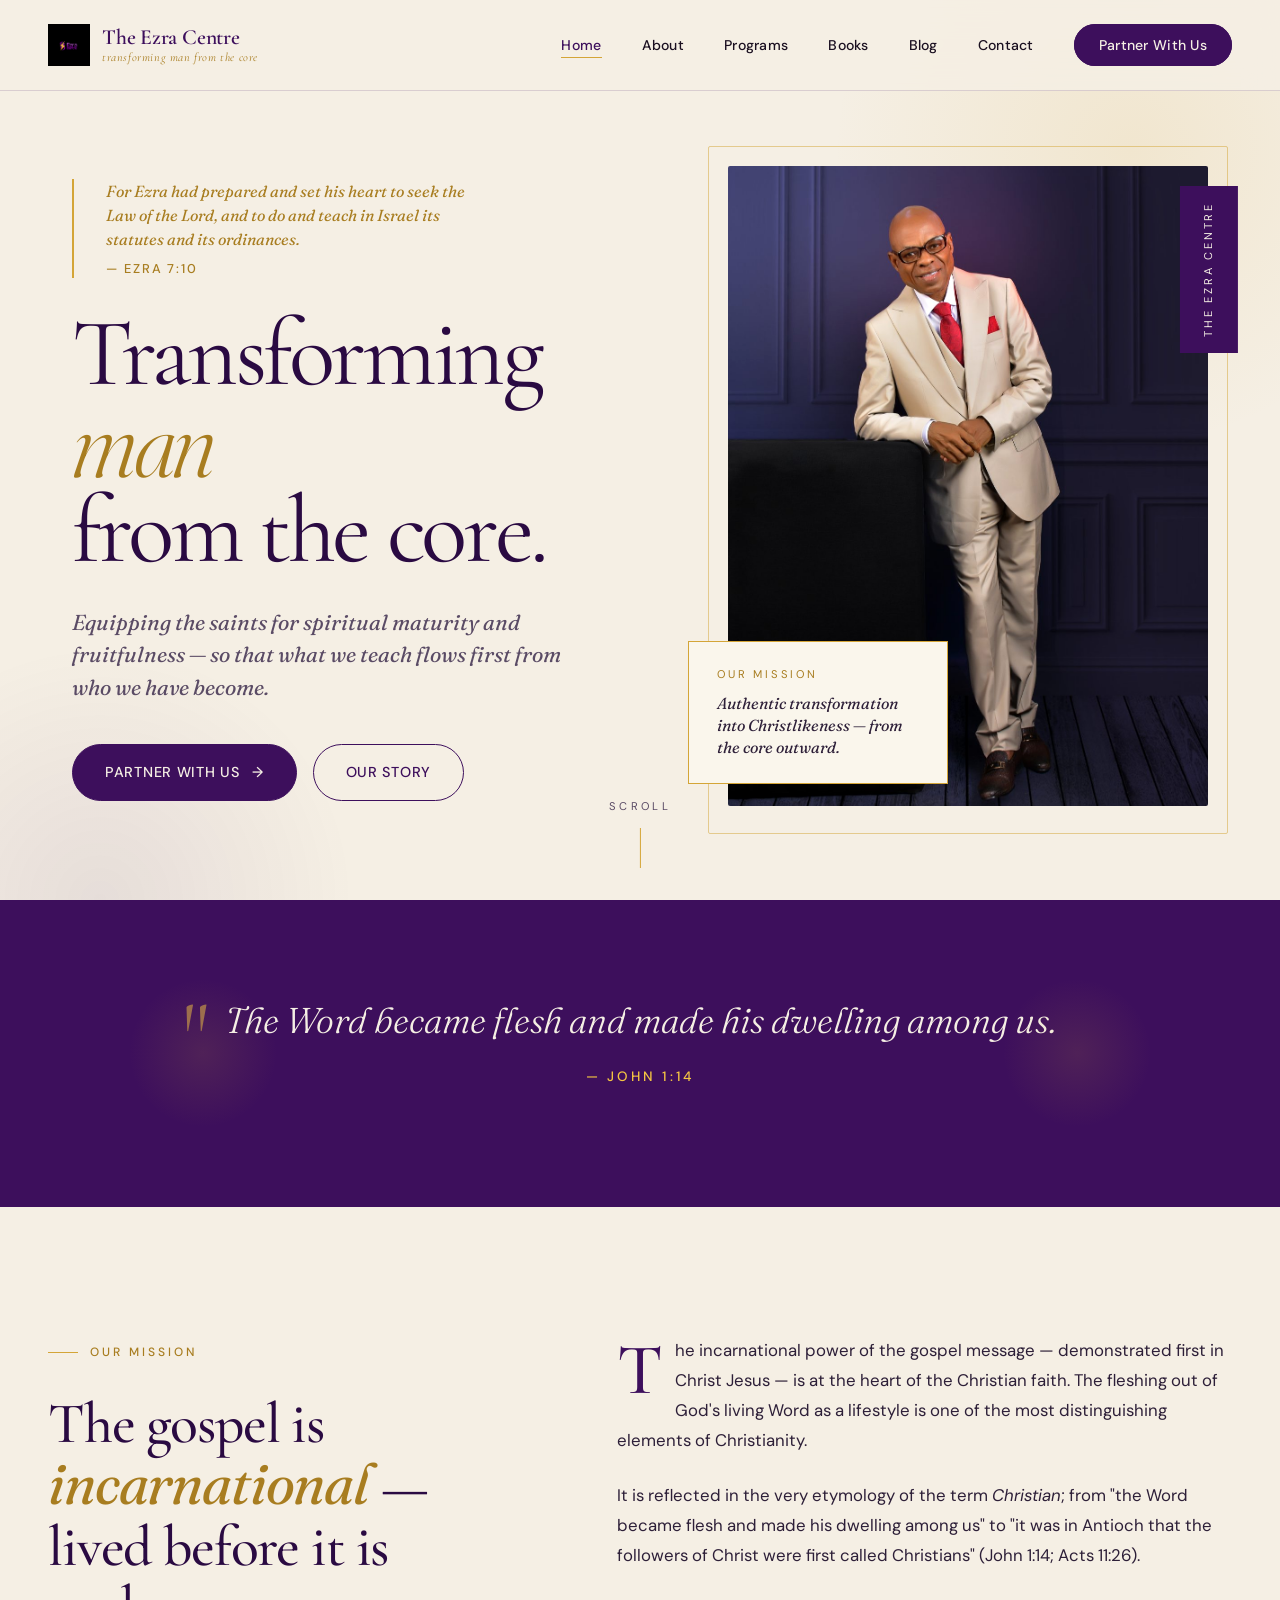
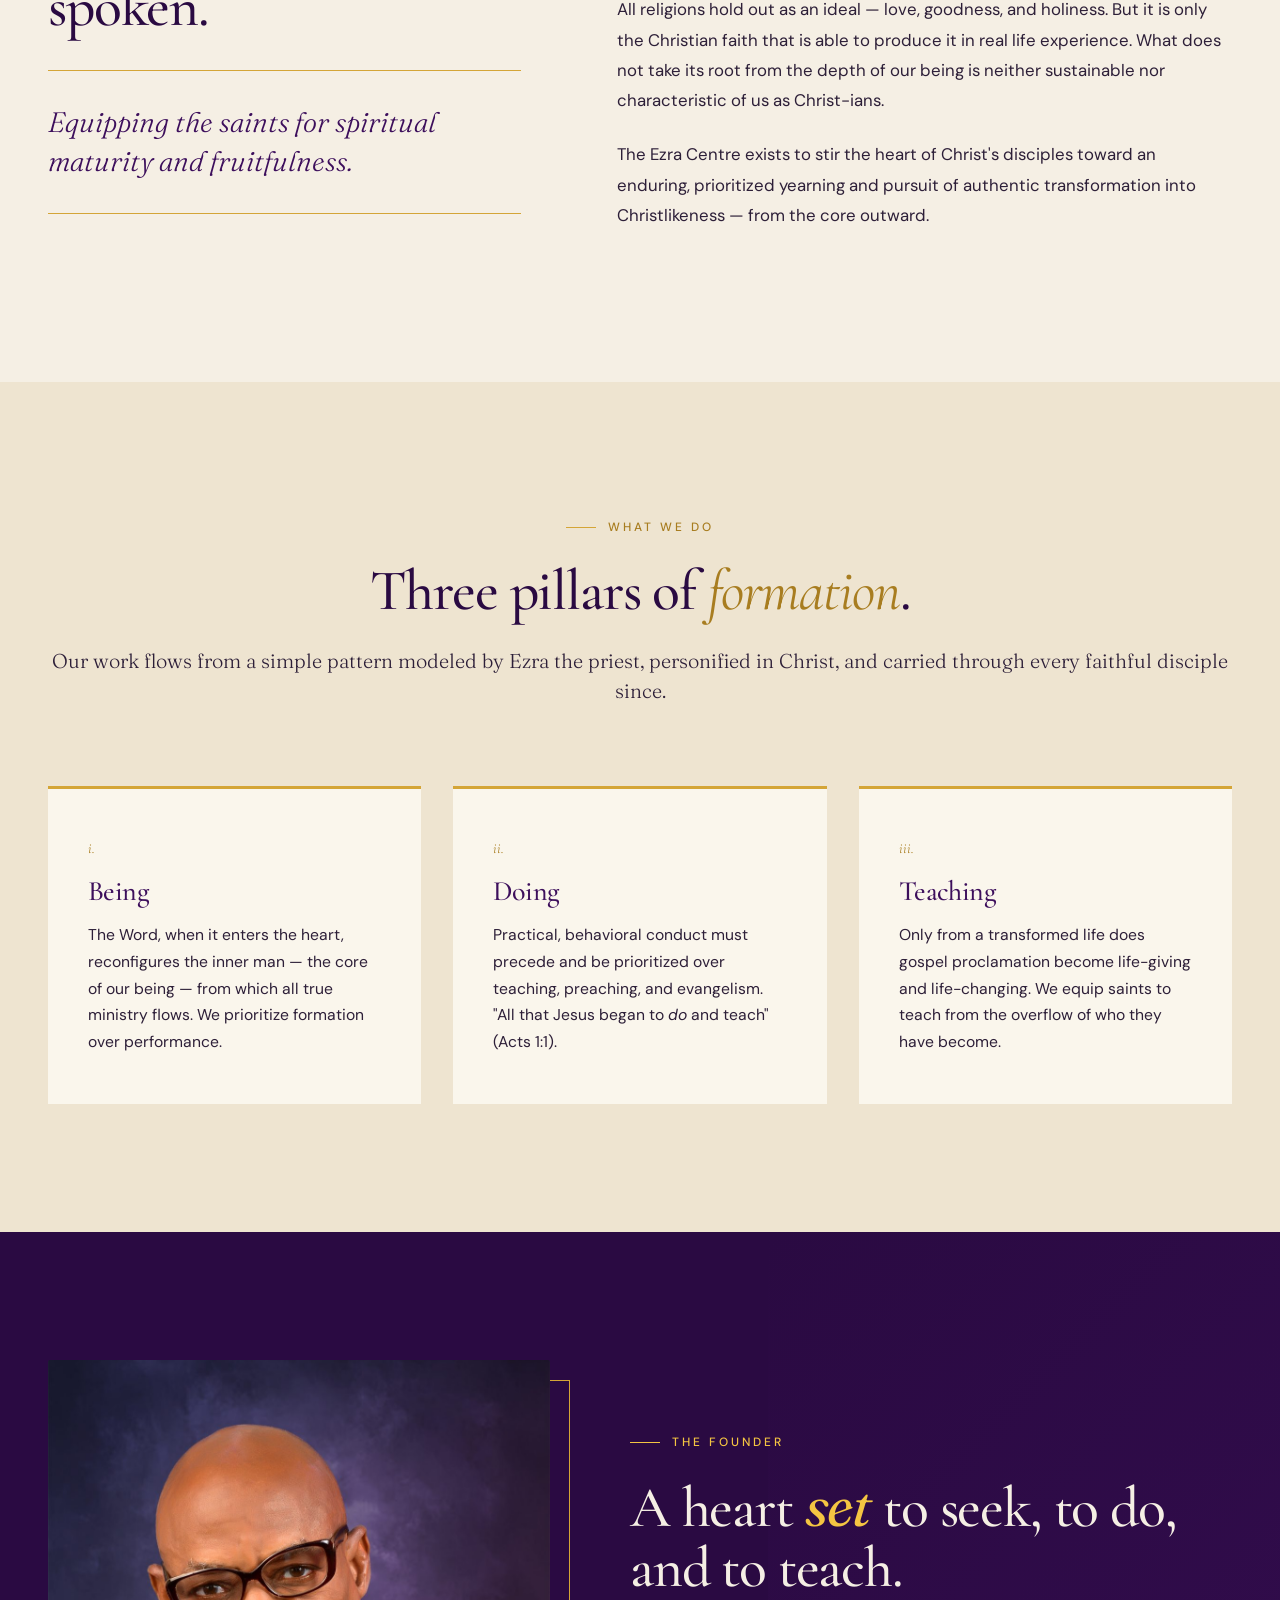
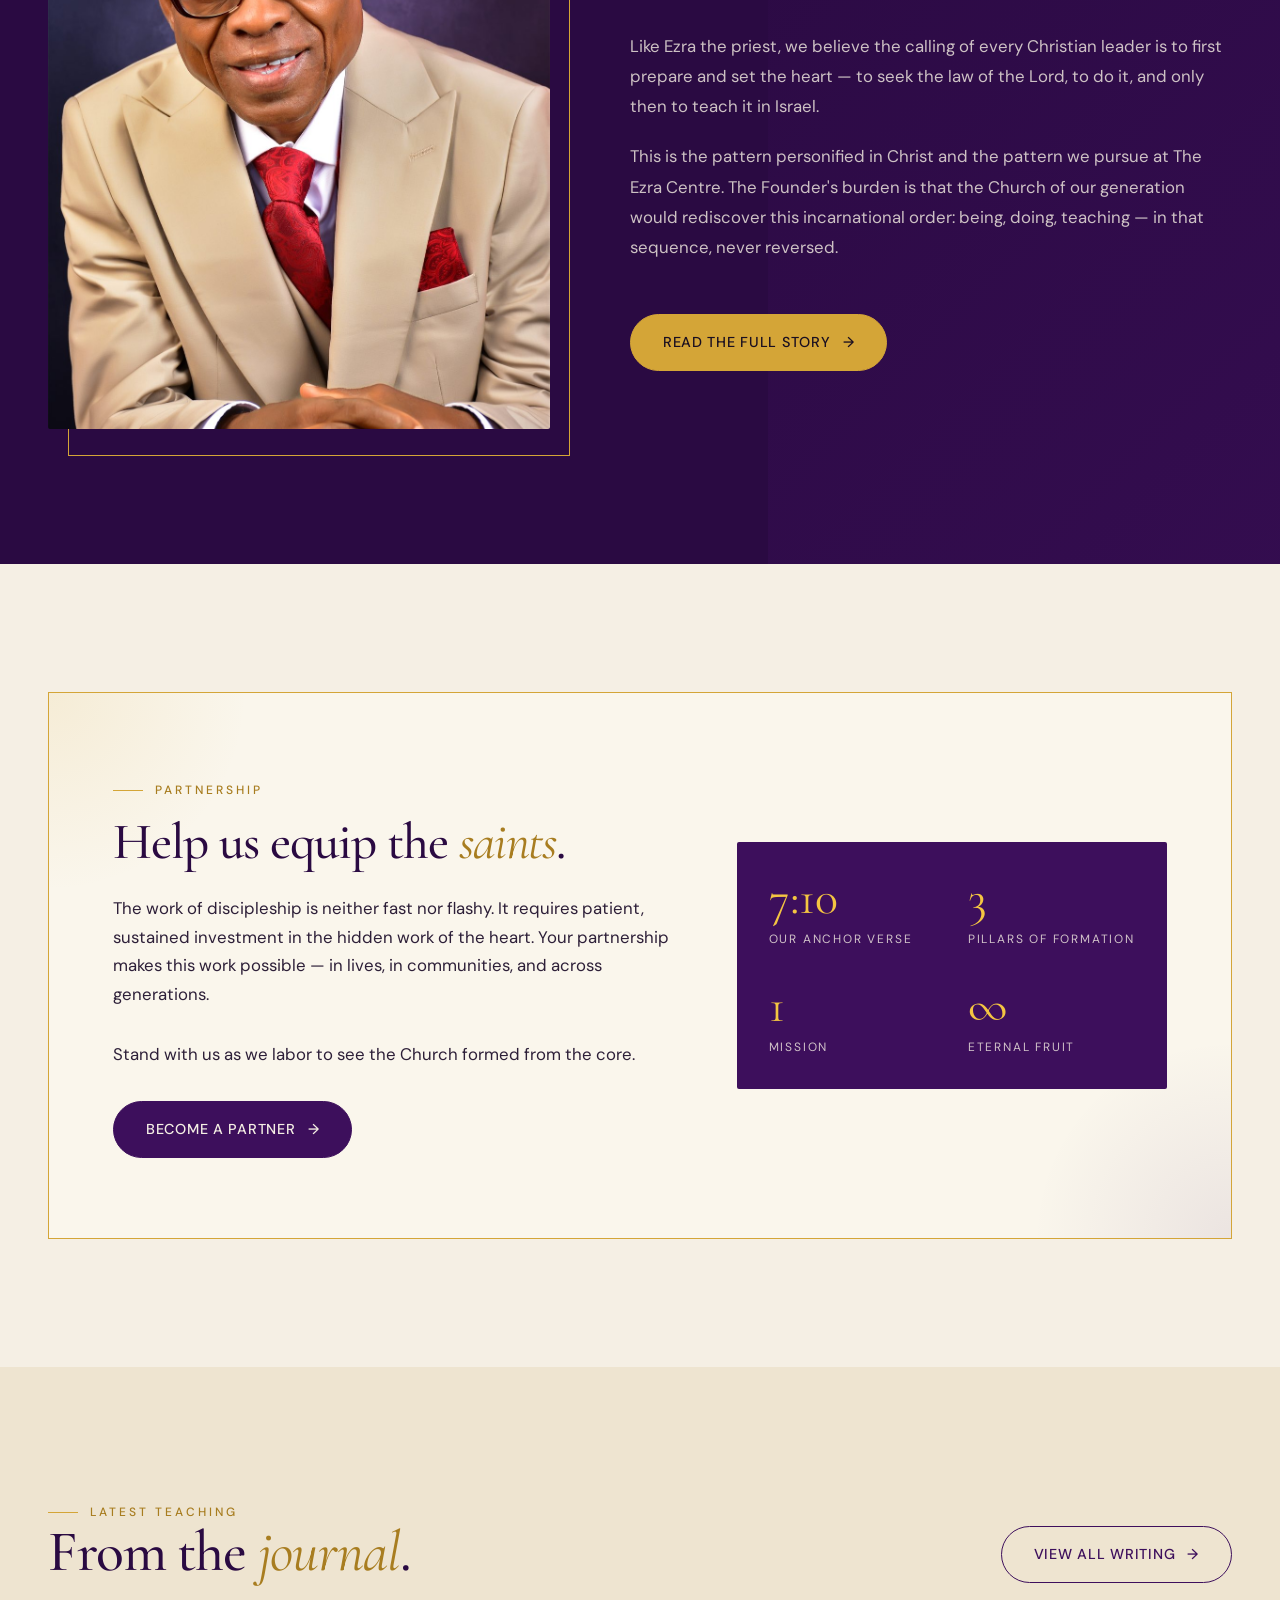
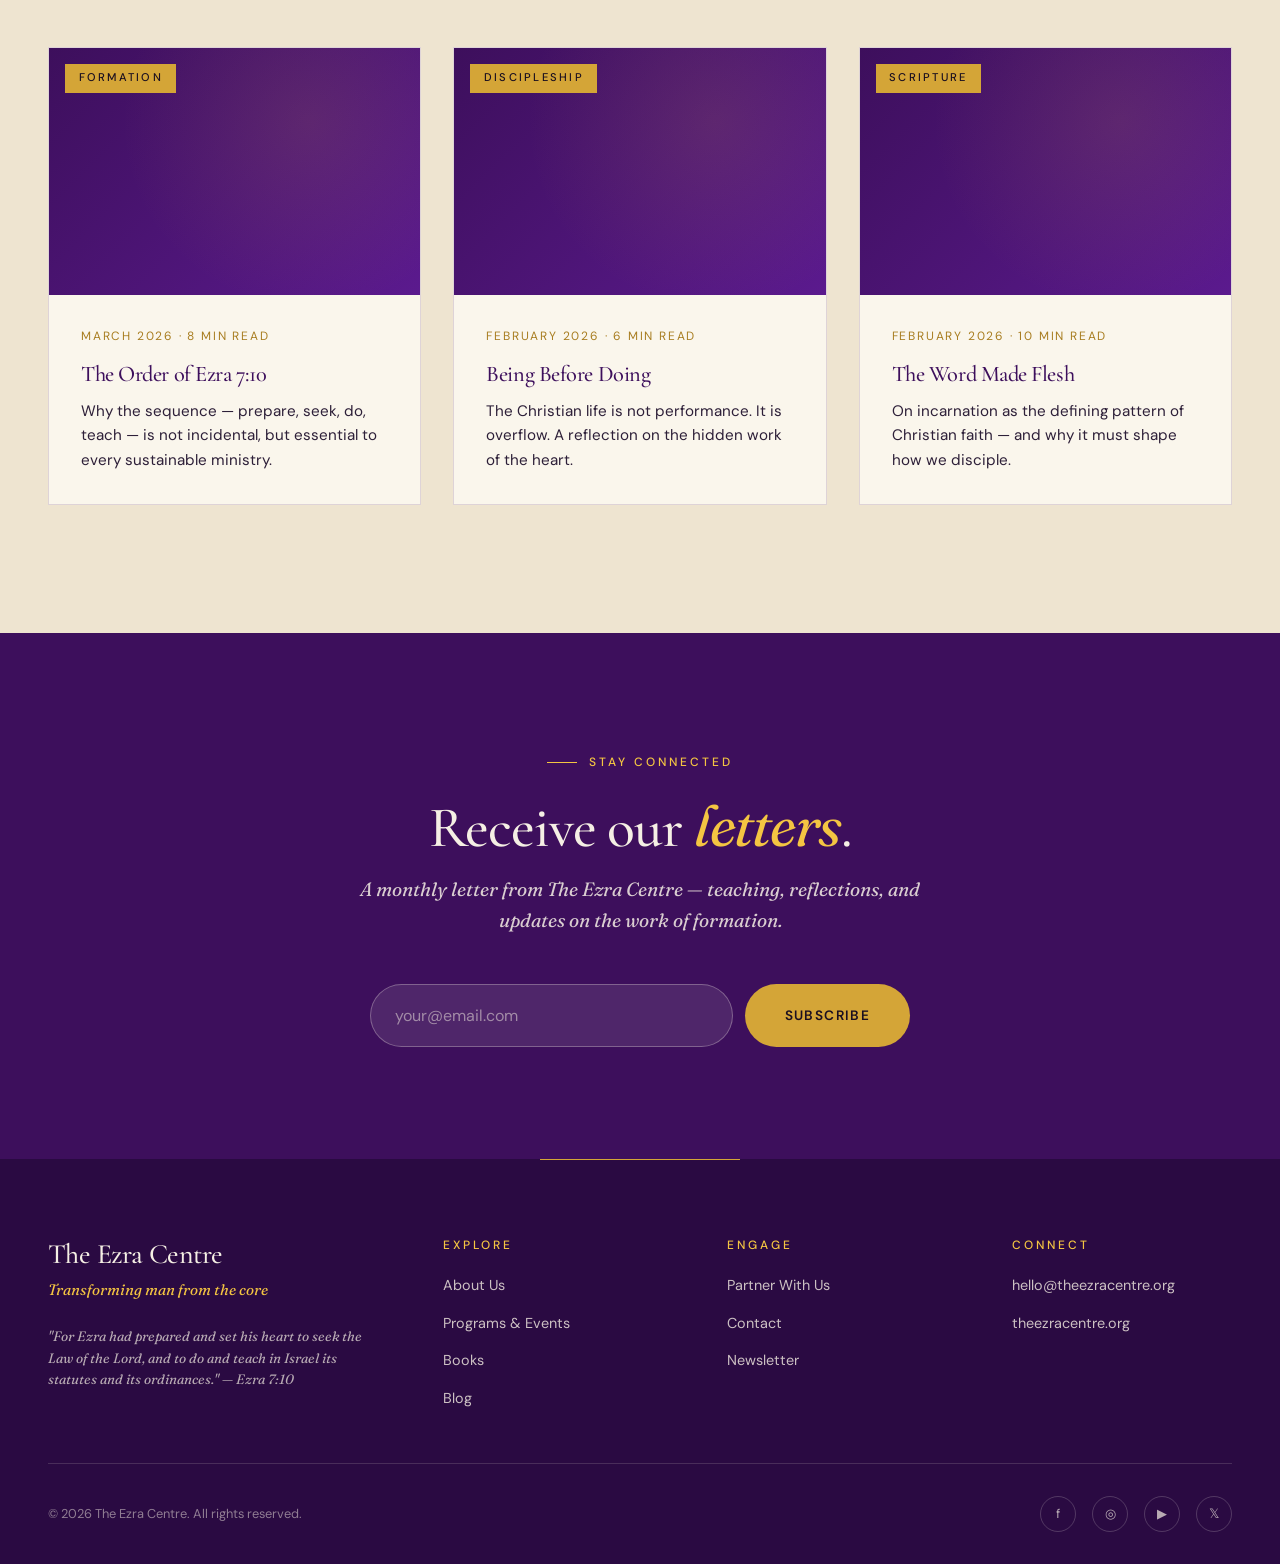
<file: index.html>
<!DOCTYPE html>
<html lang="en">
<head>
<meta charset="UTF-8">
<meta name="viewport" content="width=device-width, initial-scale=1.0">
<title>The Ezra Centre — Transforming Man from the Core</title>
<meta name="description" content="The Ezra Centre exists to stir the heart of Christ's disciples toward authentic transformation into Christlikeness — from the core outward. Equipping the saints for spiritual maturity and fruitfulness.">

<!-- Open Graph / Social sharing -->
<meta property="og:type" content="website">
<meta property="og:url" content="https://theezracentre.org/">
<meta property="og:title" content="The Ezra Centre — Transforming Man from the Core">
<meta property="og:description" content="The Ezra Centre exists to stir the heart of Christ's disciples toward authentic transformation into Christlikeness — from the core outward. Equipping the saints for spiritual maturity and fruitfulness.">
<meta property="og:image" content="https://theezracentre.org/images/og-image.jpg">
<meta property="og:image:width" content="1200">
<meta property="og:image:height" content="630">
<meta property="og:site_name" content="The Ezra Centre">

<meta name="twitter:card" content="summary_large_image">
<meta name="twitter:url" content="https://theezracentre.org/">
<meta name="twitter:title" content="The Ezra Centre — Transforming Man from the Core">
<meta name="twitter:description" content="The Ezra Centre exists to stir the heart of Christ's disciples toward authentic transformation into Christlikeness — from the core outward. Equipping the saints for spiritual maturity and fruitfulness.">
<meta name="twitter:image" content="https://theezracentre.org/images/og-image.jpg">

<meta name="theme-color" content="#3D0F5C">
<link rel="stylesheet" href="styles.css">
<link rel="icon" type="image/png" href="images/logo-color.png">
<style>
  /* ============ HOME-SPECIFIC ============ */
  .hero {
    min-height: 100vh;
    padding: 9rem 3rem 4rem;
    background: var(--cream);
    position: relative;
    overflow: hidden;
    display: flex;
    align-items: center;
  }

  .hero::before {
    content: '';
    position: absolute;
    top: -200px;
    right: -200px;
    width: 700px;
    height: 700px;
    background: radial-gradient(circle, var(--gold-veil) 0%, transparent 60%);
    pointer-events: none;
  }

  .hero::after {
    content: '';
    position: absolute;
    bottom: -300px;
    left: -200px;
    width: 600px;
    height: 600px;
    background: radial-gradient(circle, var(--purple-veil) 0%, transparent 60%);
    pointer-events: none;
  }

  .hero-grid {
    max-width: 1400px;
    margin: 0 auto;
    display: grid;
    grid-template-columns: 1.2fr 1fr;
    gap: 5rem;
    align-items: center;
    position: relative;
  }

  .hero-content { position: relative; z-index: 2; }

  .hero-verse-top {
    font-family: var(--font-editorial);
    font-style: italic;
    font-size: 1rem;
    color: var(--gold-deep);
    margin-bottom: 2rem;
    padding-left: 2rem;
    border-left: 2px solid var(--gold);
    max-width: 400px;
    line-height: 1.5;
  }

  .hero h1 {
    font-size: clamp(3.5rem, 7.5vw, 6.5rem);
    font-weight: 400;
    line-height: 0.92;
    letter-spacing: -0.035em;
    margin-bottom: 2rem;
    color: var(--purple-shadow);
  }

  .hero h1 em {
    font-family: var(--font-editorial);
    font-style: italic;
    font-weight: 300;
    color: var(--gold-deep);
    display: block;
  }

  .hero-tagline {
    font-family: var(--font-editorial);
    font-size: 1.35rem;
    font-style: italic;
    color: var(--ink-muted);
    margin-bottom: 2.5rem;
    max-width: 500px;
    line-height: 1.5;
  }

  .hero-ctas {
    display: flex;
    gap: 1rem;
    flex-wrap: wrap;
  }

  .hero-visual {
    position: relative;
    aspect-ratio: 3/4;
    max-width: 480px;
    margin-left: auto;
  }

  .hero-visual-img {
    width: 100%;
    height: 100%;
    object-fit: cover;
    border-radius: 2px;
    filter: contrast(1.02);
  }

  .hero-visual-frame {
    position: absolute;
    inset: -20px;
    border: 1px solid var(--gold);
    border-radius: 2px;
    z-index: -1;
    opacity: 0.5;
  }

  .hero-visual-tag {
    position: absolute;
    top: 20px;
    right: -30px;
    background: var(--purple-deep);
    color: var(--cream);
    padding: 1rem 1.25rem;
    font-family: var(--font-body);
    font-size: 0.7rem;
    letter-spacing: 0.25em;
    text-transform: uppercase;
    writing-mode: vertical-rl;
    transform: rotate(180deg);
  }

  .hero-stats {
    position: absolute;
    bottom: 30px;
    left: -40px;
    background: var(--ivory);
    border: 1px solid var(--gold);
    padding: 1.5rem 1.75rem;
    max-width: 260px;
  }

  .hero-stats-label {
    font-family: var(--font-body);
    font-size: 0.7rem;
    letter-spacing: 0.25em;
    text-transform: uppercase;
    color: var(--gold-deep);
    margin-bottom: 0.5rem;
  }

  .hero-stats-text {
    font-family: var(--font-editorial);
    font-style: italic;
    font-size: 1rem;
    color: var(--ink-soft);
    line-height: 1.4;
  }

  .hero-scroll {
    position: absolute;
    bottom: 2rem;
    left: 50%;
    transform: translateX(-50%);
    font-family: var(--font-body);
    font-size: 0.7rem;
    letter-spacing: 0.3em;
    text-transform: uppercase;
    color: var(--ink-muted);
    display: flex;
    flex-direction: column;
    align-items: center;
    gap: 0.75rem;
    z-index: 2;
  }

  .hero-scroll-line {
    width: 1px;
    height: 40px;
    background: var(--gold);
    animation: shimmer 2.5s ease-in-out infinite;
  }

  /* ============ SECTION: VERSE BANNER ============ */
  .verse-banner {
    padding: 6rem 3rem;
    background: var(--purple-deep);
    color: var(--cream);
    position: relative;
    overflow: hidden;
    text-align: center;
  }

  .verse-banner::before {
    content: '';
    position: absolute;
    top: 50%;
    left: 10%;
    transform: translateY(-50%);
    width: 150px;
    height: 150px;
    background: radial-gradient(circle, var(--gold-veil) 0%, transparent 70%);
  }

  .verse-banner::after {
    content: '';
    position: absolute;
    top: 50%;
    right: 10%;
    transform: translateY(-50%);
    width: 150px;
    height: 150px;
    background: radial-gradient(circle, var(--gold-veil) 0%, transparent 70%);
  }

  .verse-banner-inner {
    max-width: 900px;
    margin: 0 auto;
    position: relative;
  }

  .verse-banner .scripture {
    color: var(--cream);
    padding-top: 0;
  }

  .verse-banner .scripture::before {
    color: var(--gold-bright);
    opacity: 0.5;
  }

  .verse-banner .scripture-ref { color: var(--gold-bright); }

  /* ============ SECTION: MISSION ============ */
  .mission {
    padding: 8rem 3rem;
    background: var(--cream);
    position: relative;
  }

  .mission-grid {
    max-width: 1400px;
    margin: 0 auto;
    display: grid;
    grid-template-columns: 1fr 1.3fr;
    gap: 6rem;
    align-items: start;
  }

  .mission-left { position: sticky; top: 120px; }

  .mission-label {
    margin-bottom: 2rem;
  }

  .mission h2 em {
    font-family: var(--font-editorial);
    font-style: italic;
    font-weight: 400;
    color: var(--gold-deep);
  }

  .mission-statement {
    font-family: var(--font-editorial);
    font-size: 1.75rem;
    font-style: italic;
    font-weight: 300;
    line-height: 1.4;
    color: var(--purple-deep);
    margin: 2rem 0;
    padding: 2rem 0;
    border-top: 1px solid var(--gold);
    border-bottom: 1px solid var(--gold);
  }

  .mission-body p {
    font-size: 1.05rem;
    line-height: 1.8;
    color: var(--ink-soft);
    margin-bottom: 1.5rem;
  }

  .mission-body p:first-of-type::first-letter {
    font-family: var(--font-display);
    float: left;
    font-size: 4.5rem;
    line-height: 0.85;
    padding: 0.35rem 0.75rem 0 0;
    color: var(--purple-deep);
    font-weight: 500;
  }

  /* ============ SECTION: PILLARS ============ */
  .pillars {
    padding: 8rem 3rem;
    background: var(--cream-warm);
    position: relative;
  }

  .pillars-header {
    max-width: 1400px;
    margin: 0 auto 5rem;
    text-align: center;
  }

  .pillars-header h2 { max-width: 700px; margin: 1.5rem auto 1.5rem; }

  .pillars-grid {
    max-width: 1400px;
    margin: 0 auto;
    display: grid;
    grid-template-columns: repeat(3, 1fr);
    gap: 2rem;
  }

  .pillar {
    background: var(--ivory);
    padding: 3rem 2.5rem;
    border-top: 3px solid var(--gold);
    position: relative;
    transition: all 0.4s var(--ease-soft);
  }

  .pillar:hover {
    transform: translateY(-6px);
    box-shadow: 0 20px 40px rgba(61, 15, 92, 0.1);
  }

  .pillar-number {
    font-family: var(--font-display);
    font-size: 0.9rem;
    font-style: italic;
    color: var(--gold-deep);
    margin-bottom: 1rem;
    display: block;
  }

  .pillar h3 {
    font-size: 1.75rem;
    margin-bottom: 1rem;
    color: var(--purple-deep);
  }

  .pillar p {
    color: var(--ink-soft);
    font-size: 0.98rem;
    line-height: 1.7;
  }

  /* ============ SECTION: FOUNDER ============ */
  .founder {
    padding: 8rem 3rem;
    background: var(--purple-shadow);
    color: var(--cream);
    position: relative;
    overflow: hidden;
  }

  .founder::before {
    content: '';
    position: absolute;
    top: 0;
    right: 0;
    width: 40%;
    height: 100%;
    background: linear-gradient(135deg, transparent 0%, var(--purple-deep) 100%);
    opacity: 0.5;
  }

  .founder-grid {
    max-width: 1400px;
    margin: 0 auto;
    display: grid;
    grid-template-columns: 1fr 1.2fr;
    gap: 5rem;
    align-items: center;
    position: relative;
  }

  .founder-visual {
    position: relative;
    aspect-ratio: 3/4;
  }

  .founder-visual img {
    width: 100%;
    height: 100%;
    object-fit: cover;
    border-radius: 2px;
  }

  .founder-visual-frame {
    position: absolute;
    inset: 20px -20px -20px 20px;
    border: 1px solid var(--gold);
    z-index: -1;
  }

  .founder-content .eyebrow { color: var(--gold-bright); }

  .founder-content .eyebrow::before { background: var(--gold-bright); }

  .founder-content h2 {
    color: var(--cream);
    margin: 1.5rem 0 2rem;
  }

  .founder-content h2 em {
    font-family: var(--font-editorial);
    font-style: italic;
    color: var(--gold-bright);
  }

  .founder-content p {
    color: rgba(245, 239, 228, 0.8);
    font-size: 1.05rem;
    line-height: 1.8;
    margin-bottom: 1.25rem;
  }

  .founder-meta {
    margin-top: 2.5rem;
    padding-top: 2rem;
    border-top: 1px solid rgba(245, 239, 228, 0.2);
  }

  .founder-meta-name {
    font-family: var(--font-display);
    font-size: 1.5rem;
    color: var(--gold-bright);
    margin-bottom: 0.25rem;
  }

  .founder-meta-title {
    font-family: var(--font-editorial);
    font-style: italic;
    font-size: 0.95rem;
    color: rgba(245, 239, 228, 0.7);
  }

  /* ============ SECTION: PARTNERSHIP ============ */
  .partnership {
    padding: 8rem 3rem;
    background: var(--cream);
    position: relative;
  }

  .partnership-inner {
    max-width: 1200px;
    margin: 0 auto;
    background: var(--ivory);
    padding: 5rem 4rem;
    border: 1px solid var(--gold);
    position: relative;
    overflow: hidden;
  }

  .partnership-inner::before {
    content: '';
    position: absolute;
    top: 0;
    left: 0;
    width: 200px;
    height: 200px;
    background: radial-gradient(circle at top left, var(--gold-veil) 0%, transparent 70%);
  }

  .partnership-inner::after {
    content: '';
    position: absolute;
    bottom: 0;
    right: 0;
    width: 200px;
    height: 200px;
    background: radial-gradient(circle at bottom right, var(--purple-veil) 0%, transparent 70%);
  }

  .partnership-grid {
    display: grid;
    grid-template-columns: 1.3fr 1fr;
    gap: 4rem;
    align-items: center;
    position: relative;
    z-index: 1;
  }

  .partnership h2 {
    font-size: clamp(2rem, 4vw, 3.25rem);
    margin: 1rem 0 1.5rem;
  }

  .partnership p {
    font-size: 1.05rem;
    line-height: 1.7;
    color: var(--ink-soft);
    margin-bottom: 2rem;
  }

  .partnership-stats {
    display: grid;
    grid-template-columns: repeat(2, 1fr);
    gap: 2rem;
    padding: 2rem;
    background: var(--purple-deep);
    color: var(--cream);
    border-radius: 2px;
  }

  .partnership-stat-number {
    font-family: var(--font-display);
    font-size: 3rem;
    font-weight: 400;
    color: var(--gold-bright);
    line-height: 1;
    margin-bottom: 0.5rem;
  }

  .partnership-stat-label {
    font-family: var(--font-body);
    font-size: 0.75rem;
    letter-spacing: 0.15em;
    text-transform: uppercase;
    color: rgba(245, 239, 228, 0.8);
  }

  /* ============ SECTION: LATEST ============ */
  .latest {
    padding: 8rem 3rem;
    background: var(--cream-warm);
  }

  .latest-header {
    max-width: 1400px;
    margin: 0 auto 4rem;
    display: flex;
    justify-content: space-between;
    align-items: end;
    gap: 2rem;
    flex-wrap: wrap;
  }

  .latest-header h2 { max-width: 600px; }

  .latest-grid {
    max-width: 1400px;
    margin: 0 auto;
    display: grid;
    grid-template-columns: repeat(3, 1fr);
    gap: 2rem;
  }

  .blog-card {
    background: var(--ivory);
    padding: 0;
    text-decoration: none;
    color: var(--ink);
    transition: all 0.4s var(--ease-soft);
    display: block;
    border: 1px solid var(--purple-mist);
    overflow: hidden;
  }

  .blog-card:hover {
    border-color: var(--gold);
    transform: translateY(-6px);
    box-shadow: 0 20px 40px rgba(61, 15, 92, 0.12);
  }

  .blog-card-image {
    aspect-ratio: 3/2;
    background: linear-gradient(135deg, var(--purple-deep), var(--purple-rich));
    position: relative;
    overflow: hidden;
  }

  .blog-card-image::after {
    content: '';
    position: absolute;
    inset: 0;
    background: radial-gradient(circle at 70% 30%, var(--gold-veil) 0%, transparent 60%);
  }

  .blog-card-category {
    position: absolute;
    top: 1rem;
    left: 1rem;
    background: var(--gold);
    color: var(--ink);
    padding: 0.35rem 0.85rem;
    font-family: var(--font-body);
    font-size: 0.7rem;
    letter-spacing: 0.2em;
    text-transform: uppercase;
    font-weight: 500;
  }

  .blog-card-body { padding: 2rem; }

  .blog-card-date {
    font-family: var(--font-body);
    font-size: 0.75rem;
    letter-spacing: 0.15em;
    text-transform: uppercase;
    color: var(--gold-deep);
    margin-bottom: 1rem;
  }

  .blog-card h3 {
    font-size: 1.4rem;
    margin-bottom: 0.75rem;
    color: var(--purple-deep);
  }

  .blog-card-excerpt {
    font-family: var(--font-body);
    font-size: 0.95rem;
    color: var(--ink-soft);
    line-height: 1.6;
  }

  /* ============ SECTION: NEWSLETTER ============ */
  .newsletter {
    padding: 7rem 3rem;
    background: var(--purple-deep);
    color: var(--cream);
    position: relative;
    overflow: hidden;
  }

  .newsletter-inner {
    max-width: 900px;
    margin: 0 auto;
    text-align: center;
    position: relative;
  }

  .newsletter .eyebrow { color: var(--gold-bright); }
  .newsletter .eyebrow::before { background: var(--gold-bright); }

  .newsletter h2 {
    color: var(--cream);
    margin: 1.5rem 0 1rem;
  }

  .newsletter h2 em {
    font-family: var(--font-editorial);
    font-style: italic;
    color: var(--gold-bright);
  }

  .newsletter p {
    font-family: var(--font-editorial);
    font-style: italic;
    font-size: 1.2rem;
    color: rgba(245, 239, 228, 0.85);
    margin-bottom: 3rem;
    max-width: 600px;
    margin-left: auto;
    margin-right: auto;
  }

  .newsletter-form {
    display: flex;
    gap: 0.75rem;
    max-width: 540px;
    margin: 0 auto;
  }

  .newsletter-form input {
    flex: 1;
    padding: 1.25rem 1.5rem;
    background: rgba(245, 239, 228, 0.1);
    border: 1px solid rgba(245, 239, 228, 0.3);
    color: var(--cream);
    font-family: var(--font-body);
    font-size: 1rem;
    border-radius: 100px;
    transition: all 0.3s;
  }

  .newsletter-form input::placeholder { color: rgba(245, 239, 228, 0.5); }

  .newsletter-form input:focus {
    outline: none;
    border-color: var(--gold-bright);
    background: rgba(245, 239, 228, 0.15);
  }

  .newsletter-form button {
    padding: 1.25rem 2.5rem;
    background: var(--gold);
    color: var(--ink);
    border: none;
    font-family: var(--font-body);
    font-size: 0.85rem;
    letter-spacing: 0.1em;
    text-transform: uppercase;
    font-weight: 600;
    border-radius: 100px;
    cursor: pointer;
    transition: all 0.3s;
  }

  .newsletter-form button:hover {
    background: var(--gold-bright);
    transform: translateY(-2px);
  }

  /* ============ RESPONSIVE ============ */
  @media (max-width: 900px) {
    .hero { padding: 7rem 1.5rem 3rem; min-height: auto; }
    .hero-grid { grid-template-columns: 1fr; gap: 3rem; }
    .hero-visual { max-width: 400px; margin: 0 auto; }
    .hero-stats { left: 0; bottom: -20px; }
    .hero-scroll { display: none; }
    .hero-visual-tag { right: 0; top: 10px; }
    .verse-banner { padding: 4rem 1.5rem; }
    .mission, .pillars, .founder, .partnership, .latest, .newsletter { padding: 5rem 1.5rem; }
    .mission-grid { grid-template-columns: 1fr; gap: 2rem; }
    .mission-left { position: static; }
    .pillars-grid { grid-template-columns: 1fr; }
    .founder-grid { grid-template-columns: 1fr; gap: 3rem; }
    .partnership-inner { padding: 3rem 1.5rem; }
    .partnership-grid { grid-template-columns: 1fr; gap: 2.5rem; }
    .latest-grid { grid-template-columns: 1fr; }
    .newsletter-form { flex-direction: column; }
  }
</style>
</head>
<body>

<!-- NAVIGATION -->
<nav class="nav">
  <div class="nav-inner">
    <a href="index.html" class="nav-brand">
      <img src="images/logo-color.png" alt="The Ezra Centre" class="nav-brand-mark">
      <div class="nav-brand-text">
        The Ezra Centre
        <em>transforming man from the core</em>
      </div>
    </a>
    <ul class="nav-links">
      <li><a href="index.html" class="active">Home</a></li>
      <li><a href="about.html">About</a></li>
      <li><a href="programs.html">Programs</a></li>
      <li><a href="books.html">Books</a></li>
      <li><a href="blog.html">Blog</a></li>
      <li><a href="contact.html">Contact</a></li>
      <li><a href="donate.html" class="nav-cta">Partner With Us</a></li>
    </ul>
    <button class="nav-burger" aria-label="Menu">
      <span></span><span></span><span></span>
    </button>
  </div>
</nav>

<!-- HERO -->
<section class="hero">
  <div class="hero-grid">
    <div class="hero-content">
      <p class="hero-verse-top reveal">For Ezra had prepared and set his heart to seek the Law of the Lord, and to do and teach in Israel its statutes and its ordinances.<br><strong style="font-style:normal; color: var(--gold-deep); font-family: var(--font-body); font-size: 0.8rem; letter-spacing: 0.15em; text-transform: uppercase; font-weight: 500; margin-top: 0.5rem; display: block;">— Ezra 7:10</strong></p>
      <h1 class="reveal reveal-delay-1">Transforming <em>man</em> from the core.</h1>
      <p class="hero-tagline reveal reveal-delay-2">Equipping the saints for spiritual maturity and fruitfulness — so that what we teach flows first from who we have become.</p>
      <div class="hero-ctas reveal reveal-delay-3">
        <a href="donate.html" class="btn btn-primary">Partner With Us <span class="btn-arrow">→</span></a>
        <a href="about.html" class="btn btn-secondary">Our Story</a>
      </div>
    </div>
    <div class="hero-visual reveal reveal-delay-2">
      <div class="hero-visual-frame"></div>
      <img src="images/founder-standing.jpg" alt="Founder of The Ezra Centre" class="hero-visual-img">
      <div class="hero-visual-tag">The Ezra Centre</div>
      <div class="hero-stats">
        <div class="hero-stats-label">Our Mission</div>
        <div class="hero-stats-text">Authentic transformation into Christlikeness — from the core outward.</div>
      </div>
    </div>
  </div>
  <div class="hero-scroll">
    <span>Scroll</span>
    <div class="hero-scroll-line"></div>
  </div>
</section>

<!-- VERSE BANNER -->
<section class="verse-banner">
  <div class="verse-banner-inner">
    <p class="scripture">
      The Word became flesh and made his dwelling among us.
      <span class="scripture-ref">John 1:14</span>
    </p>
  </div>
</section>

<!-- MISSION -->
<section class="mission">
  <div class="mission-grid">
    <div class="mission-left scroll-reveal">
      <div class="eyebrow mission-label">Our Mission</div>
      <h2 class="h-section">The gospel is <em>incarnational</em> — lived before it is spoken.</h2>
      <p class="mission-statement">Equipping the saints for spiritual maturity and fruitfulness.</p>
    </div>
    <div class="mission-body scroll-reveal">
      <p>The incarnational power of the gospel message — demonstrated first in Christ Jesus — is at the heart of the Christian faith. The fleshing out of God's living Word as a lifestyle is one of the most distinguishing elements of Christianity.</p>
      <p>It is reflected in the very etymology of the term <em>Christian</em>; from "the Word became flesh and made his dwelling among us" to "it was in Antioch that the followers of Christ were first called Christians" (John 1:14; Acts 11:26).</p>
      <p>All religions hold out as an ideal — love, goodness, and holiness. But it is only the Christian faith that is able to produce it in real life experience. What does not take its root from the depth of our being is neither sustainable nor characteristic of us as Christ-ians.</p>
      <p>The Ezra Centre exists to stir the heart of Christ's disciples toward an enduring, prioritized yearning and pursuit of authentic transformation into Christlikeness — from the core outward.</p>
    </div>
  </div>
</section>

<!-- PILLARS -->
<section class="pillars">
  <div class="pillars-header scroll-reveal">
    <div class="eyebrow">What We Do</div>
    <h2 class="h-section">Three pillars of <em>formation</em>.</h2>
    <p class="lede">Our work flows from a simple pattern modeled by Ezra the priest, personified in Christ, and carried through every faithful disciple since.</p>
  </div>
  <div class="pillars-grid">
    <div class="pillar scroll-reveal">
      <span class="pillar-number">i.</span>
      <h3>Being</h3>
      <p>The Word, when it enters the heart, reconfigures the inner man — the core of our being — from which all true ministry flows. We prioritize formation over performance.</p>
    </div>
    <div class="pillar scroll-reveal">
      <span class="pillar-number">ii.</span>
      <h3>Doing</h3>
      <p>Practical, behavioral conduct must precede and be prioritized over teaching, preaching, and evangelism. "All that Jesus began to <em>do</em> and teach" (Acts 1:1).</p>
    </div>
    <div class="pillar scroll-reveal">
      <span class="pillar-number">iii.</span>
      <h3>Teaching</h3>
      <p>Only from a transformed life does gospel proclamation become life-giving and life-changing. We equip saints to teach from the overflow of who they have become.</p>
    </div>
  </div>
</section>

<!-- FOUNDER -->
<section class="founder">
  <div class="founder-grid">
    <div class="founder-visual scroll-reveal">
      <div class="founder-visual-frame"></div>
      <img src="images/founder-closeup.jpg" alt="The Founder of The Ezra Centre">
    </div>
    <div class="founder-content scroll-reveal">
      <div class="eyebrow">The Founder</div>
      <h2 class="h-section">A heart <em>set</em> to seek, to do, and to teach.</h2>
      <p>Like Ezra the priest, we believe the calling of every Christian leader is to first prepare and set the heart — to seek the law of the Lord, to do it, and only then to teach it in Israel.</p>
      <p>This is the pattern personified in Christ and the pattern we pursue at The Ezra Centre. The Founder's burden is that the Church of our generation would rediscover this incarnational order: being, doing, teaching — in that sequence, never reversed.</p>
      <a href="about.html" class="btn btn-gold" style="margin-top: 2rem;">Read the full story <span class="btn-arrow">→</span></a>
    </div>
  </div>
</section>

<!-- PARTNERSHIP / DONATE -->
<section class="partnership">
  <div class="partnership-inner scroll-reveal">
    <div class="partnership-grid">
      <div>
        <div class="eyebrow">Partnership</div>
        <h2 class="h-section">Help us equip the <em>saints</em>.</h2>
        <p>The work of discipleship is neither fast nor flashy. It requires patient, sustained investment in the hidden work of the heart. Your partnership makes this work possible — in lives, in communities, and across generations.</p>
        <p>Stand with us as we labor to see the Church formed from the core.</p>
        <a href="donate.html" class="btn btn-primary">Become a Partner <span class="btn-arrow">→</span></a>
      </div>
      <div class="partnership-stats">
        <div>
          <div class="partnership-stat-number">7:10</div>
          <div class="partnership-stat-label">Our Anchor Verse</div>
        </div>
        <div>
          <div class="partnership-stat-number">3</div>
          <div class="partnership-stat-label">Pillars of Formation</div>
        </div>
        <div>
          <div class="partnership-stat-number">1</div>
          <div class="partnership-stat-label">Mission</div>
        </div>
        <div>
          <div class="partnership-stat-number">∞</div>
          <div class="partnership-stat-label">Eternal Fruit</div>
        </div>
      </div>
    </div>
  </div>
</section>

<!-- LATEST / BLOG -->
<section class="latest">
  <div class="latest-header scroll-reveal">
    <div>
      <div class="eyebrow">Latest Teaching</div>
      <h2 class="h-section">From the <em>journal</em>.</h2>
    </div>
    <a href="blog.html" class="btn btn-secondary">View all writing <span class="btn-arrow">→</span></a>
  </div>
  <div class="latest-grid">
    <a href="blog.html" class="blog-card scroll-reveal">
      <div class="blog-card-image">
        <span class="blog-card-category">Formation</span>
      </div>
      <div class="blog-card-body">
        <div class="blog-card-date">March 2026 · 8 min read</div>
        <h3>The Order of Ezra 7:10</h3>
        <p class="blog-card-excerpt">Why the sequence — prepare, seek, do, teach — is not incidental, but essential to every sustainable ministry.</p>
      </div>
    </a>
    <a href="blog.html" class="blog-card scroll-reveal">
      <div class="blog-card-image">
        <span class="blog-card-category">Discipleship</span>
      </div>
      <div class="blog-card-body">
        <div class="blog-card-date">February 2026 · 6 min read</div>
        <h3>Being Before Doing</h3>
        <p class="blog-card-excerpt">The Christian life is not performance. It is overflow. A reflection on the hidden work of the heart.</p>
      </div>
    </a>
    <a href="blog.html" class="blog-card scroll-reveal">
      <div class="blog-card-image">
        <span class="blog-card-category">Scripture</span>
      </div>
      <div class="blog-card-body">
        <div class="blog-card-date">February 2026 · 10 min read</div>
        <h3>The Word Made Flesh</h3>
        <p class="blog-card-excerpt">On incarnation as the defining pattern of Christian faith — and why it must shape how we disciple.</p>
      </div>
    </a>
  </div>
</section>

<!-- NEWSLETTER -->
<section class="newsletter">
  <div class="newsletter-inner">
    <div class="eyebrow">Stay Connected</div>
    <h2 class="h-section">Receive our <em>letters</em>.</h2>
    <p>A monthly letter from The Ezra Centre — teaching, reflections, and updates on the work of formation.</p>
    <form class="newsletter-form" onsubmit="event.preventDefault(); this.querySelector('input').value=''; this.querySelector('button').textContent='Subscribed ✓';">
      <input type="email" placeholder="your@email.com" required>
      <button type="submit">Subscribe</button>
    </form>
  </div>
</section>

<!-- FOOTER -->
<footer class="footer">
  <div class="footer-grid">
    <div class="footer-brand">
      <h3>The Ezra Centre</h3>
      <p>Transforming man from the core</p>
      <p class="footer-verse">"For Ezra had prepared and set his heart to seek the Law of the Lord, and to do and teach in Israel its statutes and its ordinances." — Ezra 7:10</p>
    </div>
    <div class="footer-col">
      <h4>Explore</h4>
      <ul>
        <li><a href="about.html">About Us</a></li>
        <li><a href="programs.html">Programs & Events</a></li>
        <li><a href="books.html">Books</a></li>
        <li><a href="blog.html">Blog</a></li>
      </ul>
    </div>
    <div class="footer-col">
      <h4>Engage</h4>
      <ul>
        <li><a href="donate.html">Partner With Us</a></li>
        <li><a href="contact.html">Contact</a></li>
        <li><a href="#newsletter">Newsletter</a></li>
      </ul>
    </div>
    <div class="footer-col">
      <h4>Connect</h4>
      <ul>
        <li><a href="mailto:hello@theezracentre.org">hello@theezracentre.org</a></li>
        <li><a href="#">theezracentre.org</a></li>
      </ul>
    </div>
  </div>
  <div class="footer-bottom">
    <div>© 2026 The Ezra Centre. All rights reserved.</div>
    <div class="footer-social">
      <a href="#" aria-label="Facebook">f</a>
      <a href="#" aria-label="Instagram">◎</a>
      <a href="#" aria-label="YouTube">▶</a>
      <a href="#" aria-label="Twitter">𝕏</a>
    </div>
  </div>
</footer>

<script>
  // Scroll-triggered reveals
  const observer = new IntersectionObserver((entries) => {
    entries.forEach(entry => {
      if (entry.isIntersecting) {
        entry.target.classList.add('is-visible');
      }
    });
  }, { threshold: 0.1, rootMargin: '0px 0px -50px 0px' });
  document.querySelectorAll('.scroll-reveal').forEach(el => observer.observe(el));

  // Nav shadow on scroll
  const nav = document.querySelector('.nav');
  window.addEventListener('scroll', () => {
    if (window.scrollY > 20) {
      nav.style.boxShadow = '0 2px 20px rgba(61, 15, 92, 0.08)';
    } else {
      nav.style.boxShadow = 'none';
    }
  });

  // Mobile nav
  (function() {
    var burger = document.querySelector('.nav-burger');
    var navLinks = document.querySelector('.nav-links');
    if (!burger || !navLinks) return;
    var overlay = document.createElement('div');
    overlay.className = 'nav-overlay';
    var ul = document.createElement('ul');
    ul.className = 'nav-overlay-links';
    navLinks.querySelectorAll('a').forEach(function(a) {
      var li = document.createElement('li');
      li.appendChild(a.cloneNode(true));
      ul.appendChild(li);
    });
    overlay.appendChild(ul);
    document.body.appendChild(overlay);
    burger.addEventListener('click', function() {
      burger.classList.toggle('is-open');
      overlay.classList.toggle('is-open');
      document.body.style.overflow = overlay.classList.contains('is-open') ? 'hidden' : '';
    });
    overlay.querySelectorAll('a').forEach(function(a) {
      a.addEventListener('click', function() {
        burger.classList.remove('is-open');
        overlay.classList.remove('is-open');
        document.body.style.overflow = '';
      });
    });
  })();
</script>

</body>
</html>
</file>
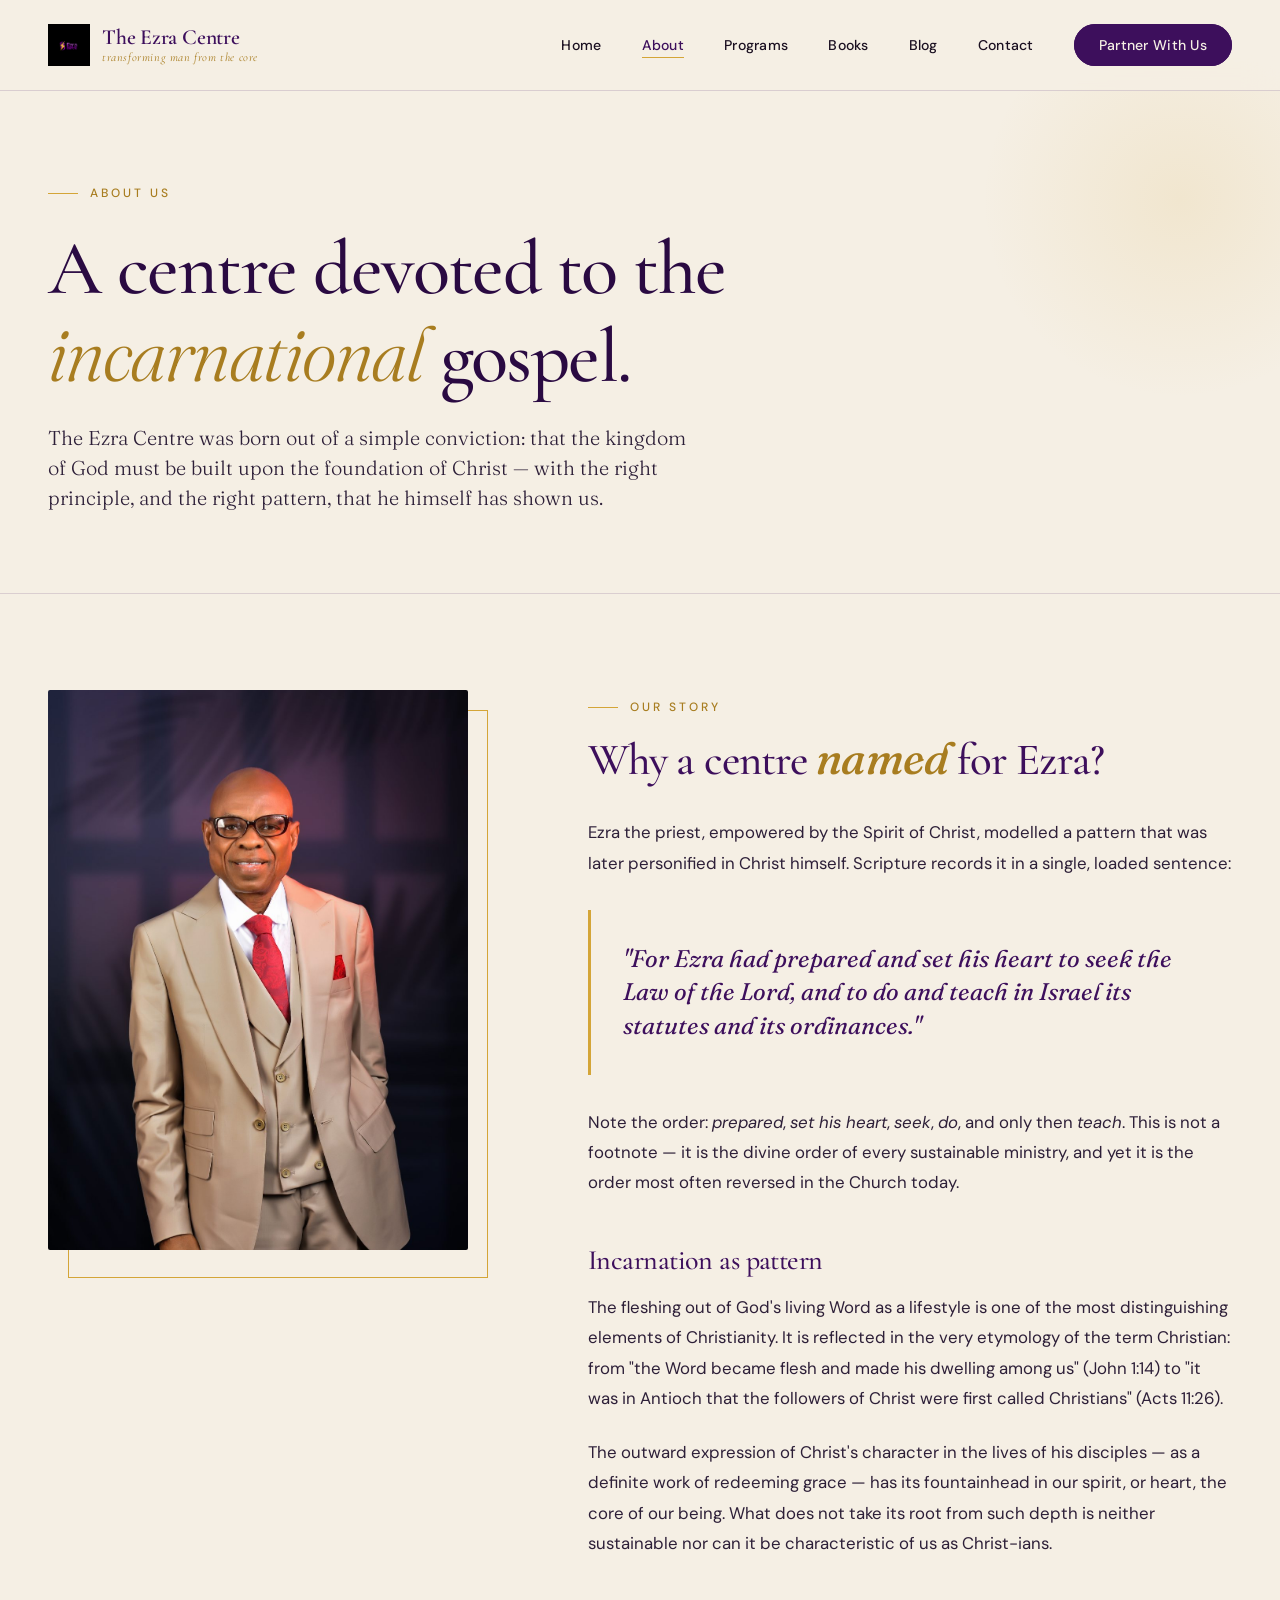
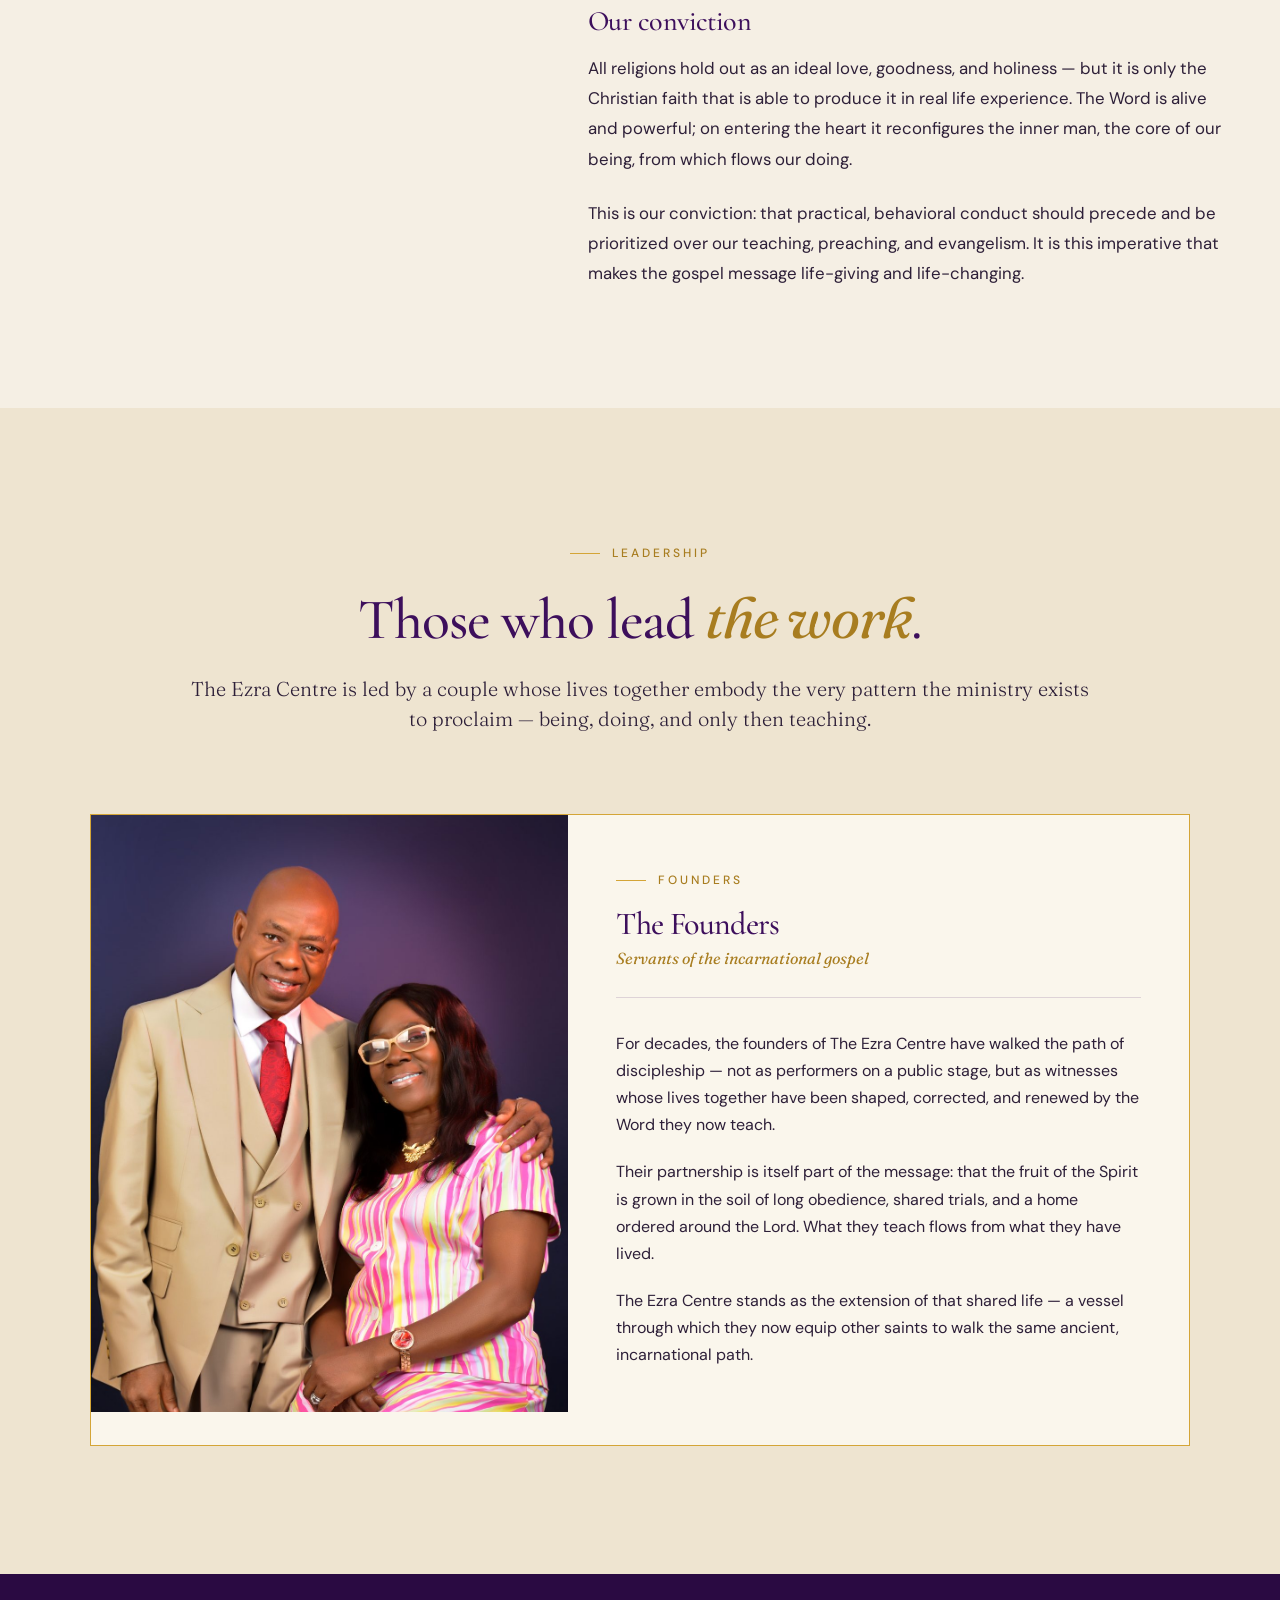
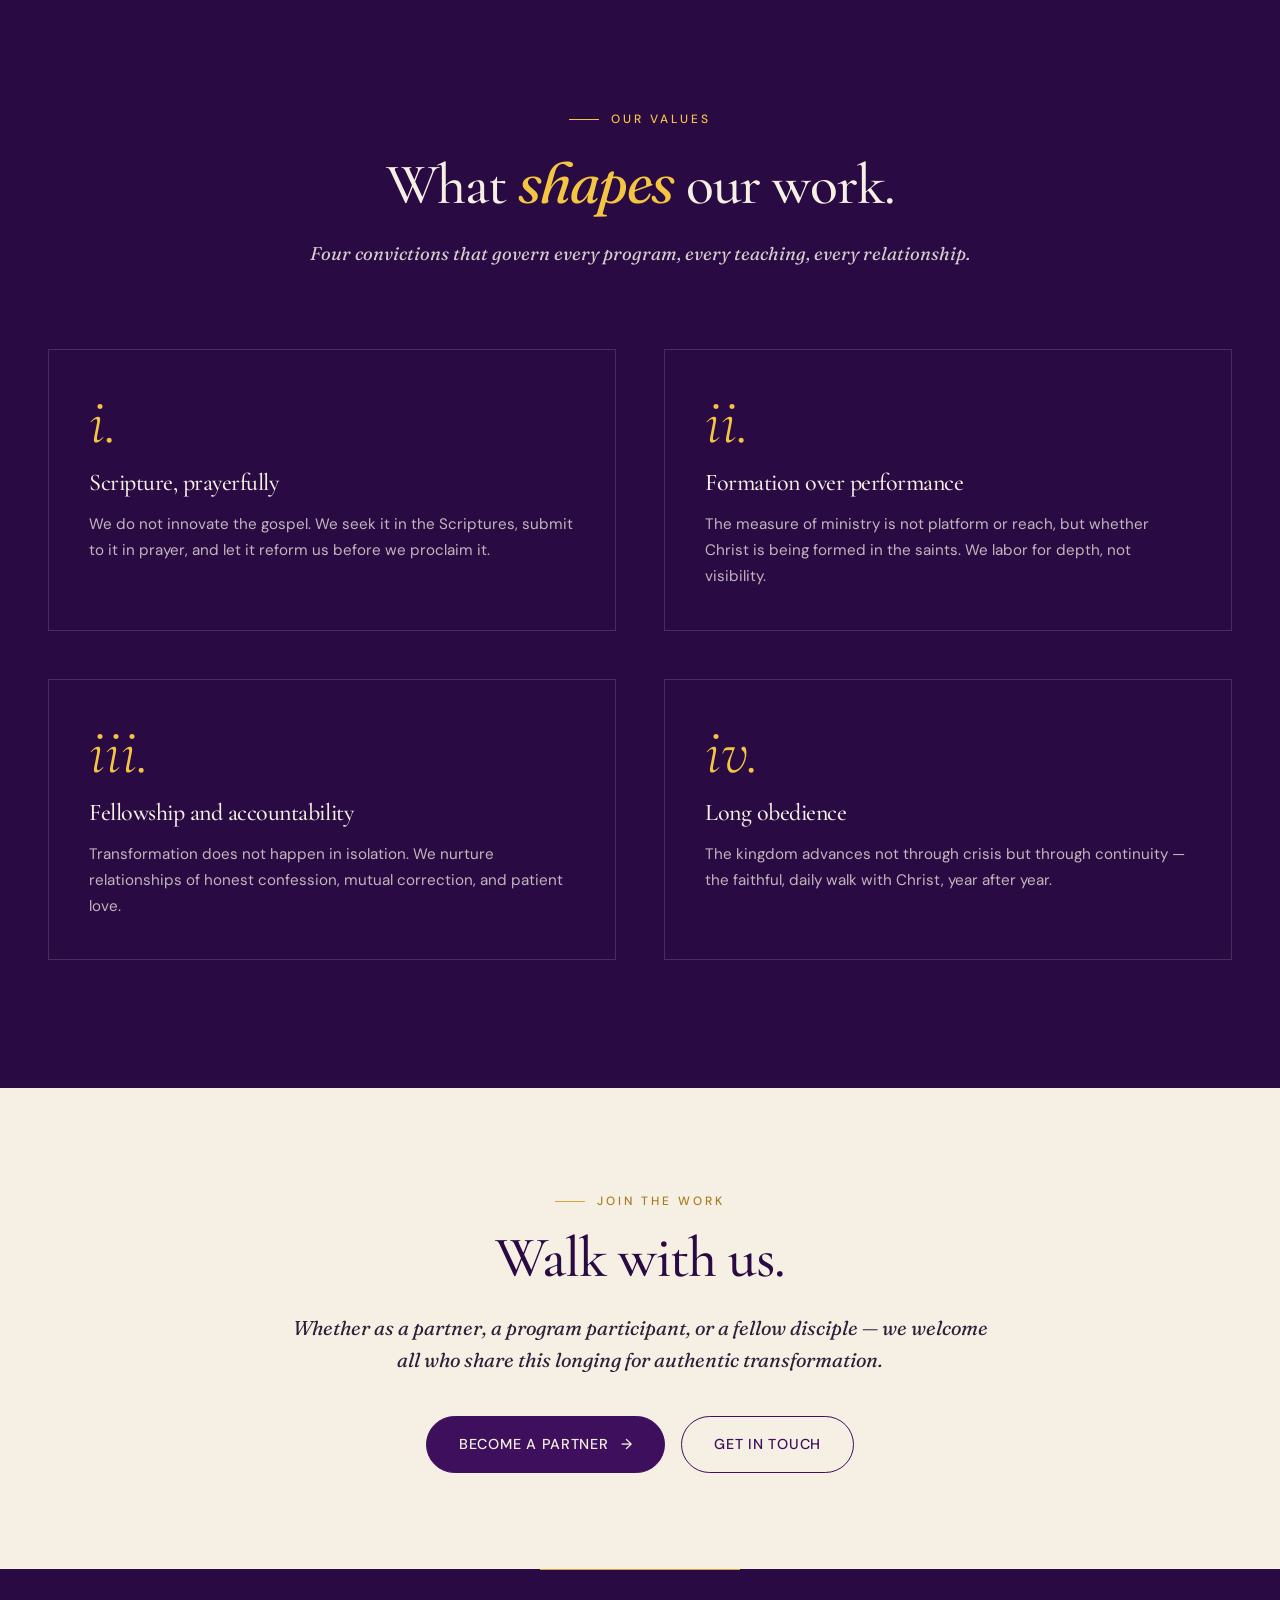
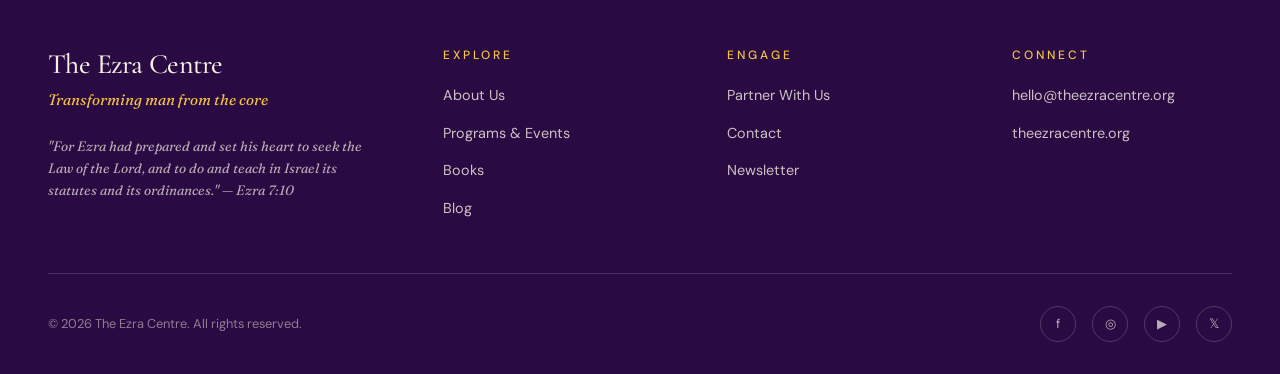
<file: about.html>
<!DOCTYPE html>
<html lang="en">
<head>
<meta charset="UTF-8">
<meta name="viewport" content="width=device-width, initial-scale=1.0">
<title>About — The Ezra Centre</title>
<meta name="description" content="A centre devoted to the incarnational gospel. Learn the story behind The Ezra Centre, our founders, and the four values that shape our work.">

<!-- Open Graph / Social sharing -->
<meta property="og:type" content="website">
<meta property="og:url" content="https://theezracentre.org/about.html">
<meta property="og:title" content="About — The Ezra Centre">
<meta property="og:description" content="A centre devoted to the incarnational gospel. Learn the story behind The Ezra Centre, our founders, and the four values that shape our work.">
<meta property="og:image" content="https://theezracentre.org/images/og-image.jpg">
<meta property="og:image:width" content="1200">
<meta property="og:image:height" content="630">
<meta property="og:site_name" content="The Ezra Centre">

<meta name="twitter:card" content="summary_large_image">
<meta name="twitter:url" content="https://theezracentre.org/about.html">
<meta name="twitter:title" content="About — The Ezra Centre">
<meta name="twitter:description" content="A centre devoted to the incarnational gospel. Learn the story behind The Ezra Centre, our founders, and the four values that shape our work.">
<meta name="twitter:image" content="https://theezracentre.org/images/og-image.jpg">

<meta name="theme-color" content="#3D0F5C">
<link rel="stylesheet" href="styles.css">
<link rel="icon" type="image/png" href="images/logo-color.png">
<style>
  /* ============ ABOUT PAGE ============ */
  .story {
    padding: 6rem 3rem;
    background: var(--cream);
  }

  .story-grid {
    max-width: 1200px;
    margin: 0 auto;
    display: grid;
    grid-template-columns: 1fr 1.4fr;
    gap: 5rem;
    align-items: start;
  }

  .story-visual {
    position: sticky;
    top: 120px;
    aspect-ratio: 3/4;
    max-width: 420px;
  }

  .story-visual img {
    width: 100%;
    height: 100%;
    object-fit: cover;
    border-radius: 2px;
  }

  .story-visual-frame {
    position: absolute;
    inset: 20px -20px -20px 20px;
    border: 1px solid var(--gold);
    z-index: -1;
  }

  .story-content .eyebrow { margin-bottom: 1rem; }

  .story-content h2 {
    font-size: clamp(2rem, 3.5vw, 3rem);
    margin-bottom: 2rem;
    color: var(--purple-deep);
  }

  .story-content h2 em {
    font-family: var(--font-editorial);
    font-style: italic;
    color: var(--gold-deep);
  }

  .story-content p {
    font-size: 1.05rem;
    line-height: 1.8;
    color: var(--ink-soft);
    margin-bottom: 1.5rem;
  }

  .story-content h3 {
    font-size: 1.75rem;
    margin: 3rem 0 1rem;
    color: var(--purple-deep);
  }

  .story-content blockquote {
    font-family: var(--font-editorial);
    font-style: italic;
    font-size: 1.5rem;
    line-height: 1.4;
    color: var(--purple-deep);
    padding: 2rem 0 2rem 2rem;
    margin: 2rem 0;
    border-left: 3px solid var(--gold);
    max-width: 600px;
  }

  /* ============ FOUNDERS ============ */
  .founders {
    padding: 8rem 3rem;
    background: var(--cream-warm);
  }

  .founders-header {
    max-width: 900px;
    margin: 0 auto 5rem;
    text-align: center;
  }

  .founders-header h2 {
    margin: 1.5rem 0;
  }

  .founders-card {
    max-width: 1100px;
    margin: 0 auto;
    background: var(--ivory);
    border: 1px solid var(--gold);
    overflow: hidden;
    display: grid;
    grid-template-columns: 1fr 1.3fr;
    position: relative;
  }

  .founders-image {
    aspect-ratio: 4/5;
    overflow: hidden;
  }

  .founders-image img {
    width: 100%;
    height: 100%;
    object-fit: cover;
  }

  .founders-body {
    padding: 3.5rem 3rem;
    display: flex;
    flex-direction: column;
    justify-content: center;
  }

  .founders-body .eyebrow { margin-bottom: 1rem; }

  .founders-body h3 {
    font-size: 2rem;
    margin-bottom: 0.25rem;
    color: var(--purple-deep);
  }

  .founders-body .founders-title {
    font-family: var(--font-editorial);
    font-style: italic;
    color: var(--gold-deep);
    font-size: 1rem;
    margin-bottom: 2rem;
    padding-bottom: 1.5rem;
    border-bottom: 1px solid var(--purple-mist);
  }

  .founders-body p {
    font-size: 1rem;
    line-height: 1.7;
    color: var(--ink-soft);
    margin-bottom: 1.25rem;
  }

  /* ============ VALUES ============ */
  .values {
    padding: 8rem 3rem;
    background: var(--purple-shadow);
    color: var(--cream);
  }

  .values-header {
    max-width: 900px;
    margin: 0 auto 5rem;
    text-align: center;
  }

  .values-header .eyebrow { color: var(--gold-bright); }
  .values-header .eyebrow::before { background: var(--gold-bright); }

  .values-header h2 {
    color: var(--cream);
    margin: 1.5rem 0;
  }

  .values-header h2 em { color: var(--gold-bright); font-style: italic; font-family: var(--font-editorial); }

  .values-header p {
    font-family: var(--font-editorial);
    font-style: italic;
    color: rgba(245, 239, 228, 0.85);
    font-size: 1.15rem;
  }

  .values-grid {
    max-width: 1200px;
    margin: 0 auto;
    display: grid;
    grid-template-columns: repeat(2, 1fr);
    gap: 3rem;
  }

  .value {
    padding: 2.5rem;
    border: 1px solid rgba(245, 239, 228, 0.15);
    position: relative;
    transition: all 0.4s;
  }

  .value:hover {
    border-color: var(--gold-bright);
    background: rgba(212, 165, 55, 0.05);
  }

  .value-number {
    font-family: var(--font-display);
    font-size: 4rem;
    font-weight: 300;
    color: var(--gold-bright);
    line-height: 1;
    margin-bottom: 1rem;
    font-style: italic;
  }

  .value h3 {
    color: var(--cream);
    font-size: 1.5rem;
    margin-bottom: 1rem;
  }

  .value p {
    color: rgba(245, 239, 228, 0.75);
    line-height: 1.7;
    font-size: 0.95rem;
  }

  /* ============ CTA ============ */
  .about-cta {
    padding: 6rem 3rem;
    background: var(--cream);
    text-align: center;
  }

  .about-cta-inner {
    max-width: 700px;
    margin: 0 auto;
  }

  .about-cta h2 { margin: 1rem 0 1.5rem; }

  .about-cta p {
    font-family: var(--font-editorial);
    font-style: italic;
    font-size: 1.25rem;
    color: var(--ink-soft);
    margin-bottom: 2.5rem;
  }

  .about-cta-buttons {
    display: flex;
    gap: 1rem;
    justify-content: center;
    flex-wrap: wrap;
  }

  @media (max-width: 900px) {
    .story { padding: 4rem 1.5rem; }
    .story-grid { grid-template-columns: 1fr; gap: 3rem; }
    .story-visual { position: static; max-width: 320px; margin: 0 auto; }
    .founders { padding: 5rem 1.5rem; }
    .founders-card { grid-template-columns: 1fr; }
    .founders-body { padding: 2.5rem 1.5rem; }
    .values { padding: 5rem 1.5rem; }
    .values-grid { grid-template-columns: 1fr; gap: 1.5rem; }
    .about-cta { padding: 4rem 1.5rem; }
  }
</style>
</head>
<body>

<!-- NAVIGATION -->
<nav class="nav">
  <div class="nav-inner">
    <a href="index.html" class="nav-brand">
      <img src="images/logo-color.png" alt="The Ezra Centre" class="nav-brand-mark">
      <div class="nav-brand-text">
        The Ezra Centre
        <em>transforming man from the core</em>
      </div>
    </a>
    <ul class="nav-links">
      <li><a href="index.html">Home</a></li>
      <li><a href="about.html" class="active">About</a></li>
      <li><a href="programs.html">Programs</a></li>
      <li><a href="books.html">Books</a></li>
      <li><a href="blog.html">Blog</a></li>
      <li><a href="contact.html">Contact</a></li>
      <li><a href="donate.html" class="nav-cta">Partner With Us</a></li>
    </ul>
    <button class="nav-burger" aria-label="Menu"><span></span><span></span><span></span></button>
  </div>
</nav>

<!-- PAGE HERO -->
<section class="page-hero">
  <div class="page-hero-inner">
    <div class="eyebrow reveal">About Us</div>
    <h1 class="reveal reveal-delay-1">A centre devoted to the <em style="font-family: var(--font-editorial); font-style: italic; font-weight:300; color: var(--gold-deep);">incarnational</em> gospel.</h1>
    <p class="lede reveal reveal-delay-2">The Ezra Centre was born out of a simple conviction: that the kingdom of God must be built upon the foundation of Christ — with the right principle, and the right pattern, that he himself has shown us.</p>
  </div>
</section>

<!-- STORY -->
<section class="story">
  <div class="story-grid">
    <div class="story-visual scroll-reveal">
      <div class="story-visual-frame"></div>
      <img src="images/founder-portrait.jpg" alt="The Founder of The Ezra Centre">
    </div>
    <div class="story-content scroll-reveal">
      <div class="eyebrow">Our Story</div>
      <h2>Why a centre <em>named</em> for Ezra?</h2>
      <p>Ezra the priest, empowered by the Spirit of Christ, modelled a pattern that was later personified in Christ himself. Scripture records it in a single, loaded sentence:</p>
      <blockquote>"For Ezra had prepared and set his heart to seek the Law of the Lord, and to do and teach in Israel its statutes and its ordinances."</blockquote>
      <p>Note the order: <em>prepared</em>, <em>set his heart</em>, <em>seek</em>, <em>do</em>, and only then <em>teach</em>. This is not a footnote — it is the divine order of every sustainable ministry, and yet it is the order most often reversed in the Church today.</p>

      <h3>Incarnation as pattern</h3>
      <p>The fleshing out of God's living Word as a lifestyle is one of the most distinguishing elements of Christianity. It is reflected in the very etymology of the term Christian: from "the Word became flesh and made his dwelling among us" (John 1:14) to "it was in Antioch that the followers of Christ were first called Christians" (Acts 11:26).</p>
      <p>The outward expression of Christ's character in the lives of his disciples — as a definite work of redeeming grace — has its fountainhead in our spirit, or heart, the core of our being. What does not take its root from such depth is neither sustainable nor can it be characteristic of us as Christ-ians.</p>

      <h3>Our conviction</h3>
      <p>All religions hold out as an ideal love, goodness, and holiness — but it is only the Christian faith that is able to produce it in real life experience. The Word is alive and powerful; on entering the heart it reconfigures the inner man, the core of our being, from which flows our doing.</p>
      <p>This is our conviction: that practical, behavioral conduct should precede and be prioritized over our teaching, preaching, and evangelism. It is this imperative that makes the gospel message life-giving and life-changing.</p>
    </div>
  </div>
</section>

<!-- FOUNDERS -->
<section class="founders">
  <div class="founders-header scroll-reveal">
    <div class="eyebrow">Leadership</div>
    <h2 class="h-section" style="color: var(--purple-deep);">Those who lead <em style="font-family: var(--font-editorial); font-style: italic; color: var(--gold-deep);">the work</em>.</h2>
    <p class="lede">The Ezra Centre is led by a couple whose lives together embody the very pattern the ministry exists to proclaim — being, doing, and only then teaching.</p>
  </div>
  <div class="founders-card scroll-reveal">
    <div class="founders-image">
      <img src="images/founders-couple.jpg" alt="The Founders of The Ezra Centre">
    </div>
    <div class="founders-body">
      <div class="eyebrow">Founders</div>
      <h3>The Founders</h3>
      <p class="founders-title">Servants of the incarnational gospel</p>
      <p>For decades, the founders of The Ezra Centre have walked the path of discipleship — not as performers on a public stage, but as witnesses whose lives together have been shaped, corrected, and renewed by the Word they now teach.</p>
      <p>Their partnership is itself part of the message: that the fruit of the Spirit is grown in the soil of long obedience, shared trials, and a home ordered around the Lord. What they teach flows from what they have lived.</p>
      <p>The Ezra Centre stands as the extension of that shared life — a vessel through which they now equip other saints to walk the same ancient, incarnational path.</p>
    </div>
  </div>
</section>

<!-- VALUES -->
<section class="values">
  <div class="values-header scroll-reveal">
    <div class="eyebrow">Our Values</div>
    <h2 class="h-section">What <em>shapes</em> our work.</h2>
    <p>Four convictions that govern every program, every teaching, every relationship.</p>
  </div>
  <div class="values-grid">
    <div class="value scroll-reveal">
      <div class="value-number">i.</div>
      <h3>Scripture, prayerfully</h3>
      <p>We do not innovate the gospel. We seek it in the Scriptures, submit to it in prayer, and let it reform us before we proclaim it.</p>
    </div>
    <div class="value scroll-reveal">
      <div class="value-number">ii.</div>
      <h3>Formation over performance</h3>
      <p>The measure of ministry is not platform or reach, but whether Christ is being formed in the saints. We labor for depth, not visibility.</p>
    </div>
    <div class="value scroll-reveal">
      <div class="value-number">iii.</div>
      <h3>Fellowship and accountability</h3>
      <p>Transformation does not happen in isolation. We nurture relationships of honest confession, mutual correction, and patient love.</p>
    </div>
    <div class="value scroll-reveal">
      <div class="value-number">iv.</div>
      <h3>Long obedience</h3>
      <p>The kingdom advances not through crisis but through continuity — the faithful, daily walk with Christ, year after year.</p>
    </div>
  </div>
</section>

<!-- CTA -->
<section class="about-cta">
  <div class="about-cta-inner">
    <div class="eyebrow">Join the Work</div>
    <h2 class="h-section">Walk with us.</h2>
    <p>Whether as a partner, a program participant, or a fellow disciple — we welcome all who share this longing for authentic transformation.</p>
    <div class="about-cta-buttons">
      <a href="donate.html" class="btn btn-primary">Become a Partner <span class="btn-arrow">→</span></a>
      <a href="contact.html" class="btn btn-secondary">Get in Touch</a>
    </div>
  </div>
</section>

<!-- FOOTER -->
<footer class="footer">
  <div class="footer-grid">
    <div class="footer-brand">
      <h3>The Ezra Centre</h3>
      <p>Transforming man from the core</p>
      <p class="footer-verse">"For Ezra had prepared and set his heart to seek the Law of the Lord, and to do and teach in Israel its statutes and its ordinances." — Ezra 7:10</p>
    </div>
    <div class="footer-col">
      <h4>Explore</h4>
      <ul>
        <li><a href="about.html">About Us</a></li>
        <li><a href="programs.html">Programs & Events</a></li>
        <li><a href="books.html">Books</a></li>
        <li><a href="blog.html">Blog</a></li>
      </ul>
    </div>
    <div class="footer-col">
      <h4>Engage</h4>
      <ul>
        <li><a href="donate.html">Partner With Us</a></li>
        <li><a href="contact.html">Contact</a></li>
        <li><a href="index.html#newsletter">Newsletter</a></li>
      </ul>
    </div>
    <div class="footer-col">
      <h4>Connect</h4>
      <ul>
        <li><a href="mailto:hello@theezracentre.org">hello@theezracentre.org</a></li>
        <li><a href="#">theezracentre.org</a></li>
      </ul>
    </div>
  </div>
  <div class="footer-bottom">
    <div>© 2026 The Ezra Centre. All rights reserved.</div>
    <div class="footer-social">
      <a href="#" aria-label="Facebook">f</a>
      <a href="#" aria-label="Instagram">◎</a>
      <a href="#" aria-label="YouTube">▶</a>
      <a href="#" aria-label="Twitter">𝕏</a>
    </div>
  </div>
</footer>

<script>
  const observer = new IntersectionObserver((entries) => {
    entries.forEach(entry => {
      if (entry.isIntersecting) entry.target.classList.add('is-visible');
    });
  }, { threshold: 0.1, rootMargin: '0px 0px -50px 0px' });
  document.querySelectorAll('.scroll-reveal').forEach(el => observer.observe(el));

  // Mobile nav
  (function() {
    var burger = document.querySelector('.nav-burger');
    var navLinks = document.querySelector('.nav-links');
    if (!burger || !navLinks) return;
    var overlay = document.createElement('div');
    overlay.className = 'nav-overlay';
    var ul = document.createElement('ul');
    ul.className = 'nav-overlay-links';
    navLinks.querySelectorAll('a').forEach(function(a) {
      var li = document.createElement('li');
      li.appendChild(a.cloneNode(true));
      ul.appendChild(li);
    });
    overlay.appendChild(ul);
    document.body.appendChild(overlay);
    burger.addEventListener('click', function() {
      burger.classList.toggle('is-open');
      overlay.classList.toggle('is-open');
      document.body.style.overflow = overlay.classList.contains('is-open') ? 'hidden' : '';
    });
    overlay.querySelectorAll('a').forEach(function(a) {
      a.addEventListener('click', function() {
        burger.classList.remove('is-open');
        overlay.classList.remove('is-open');
        document.body.style.overflow = '';
      });
    });
  })();
</script>

</body>
</html>
</file>
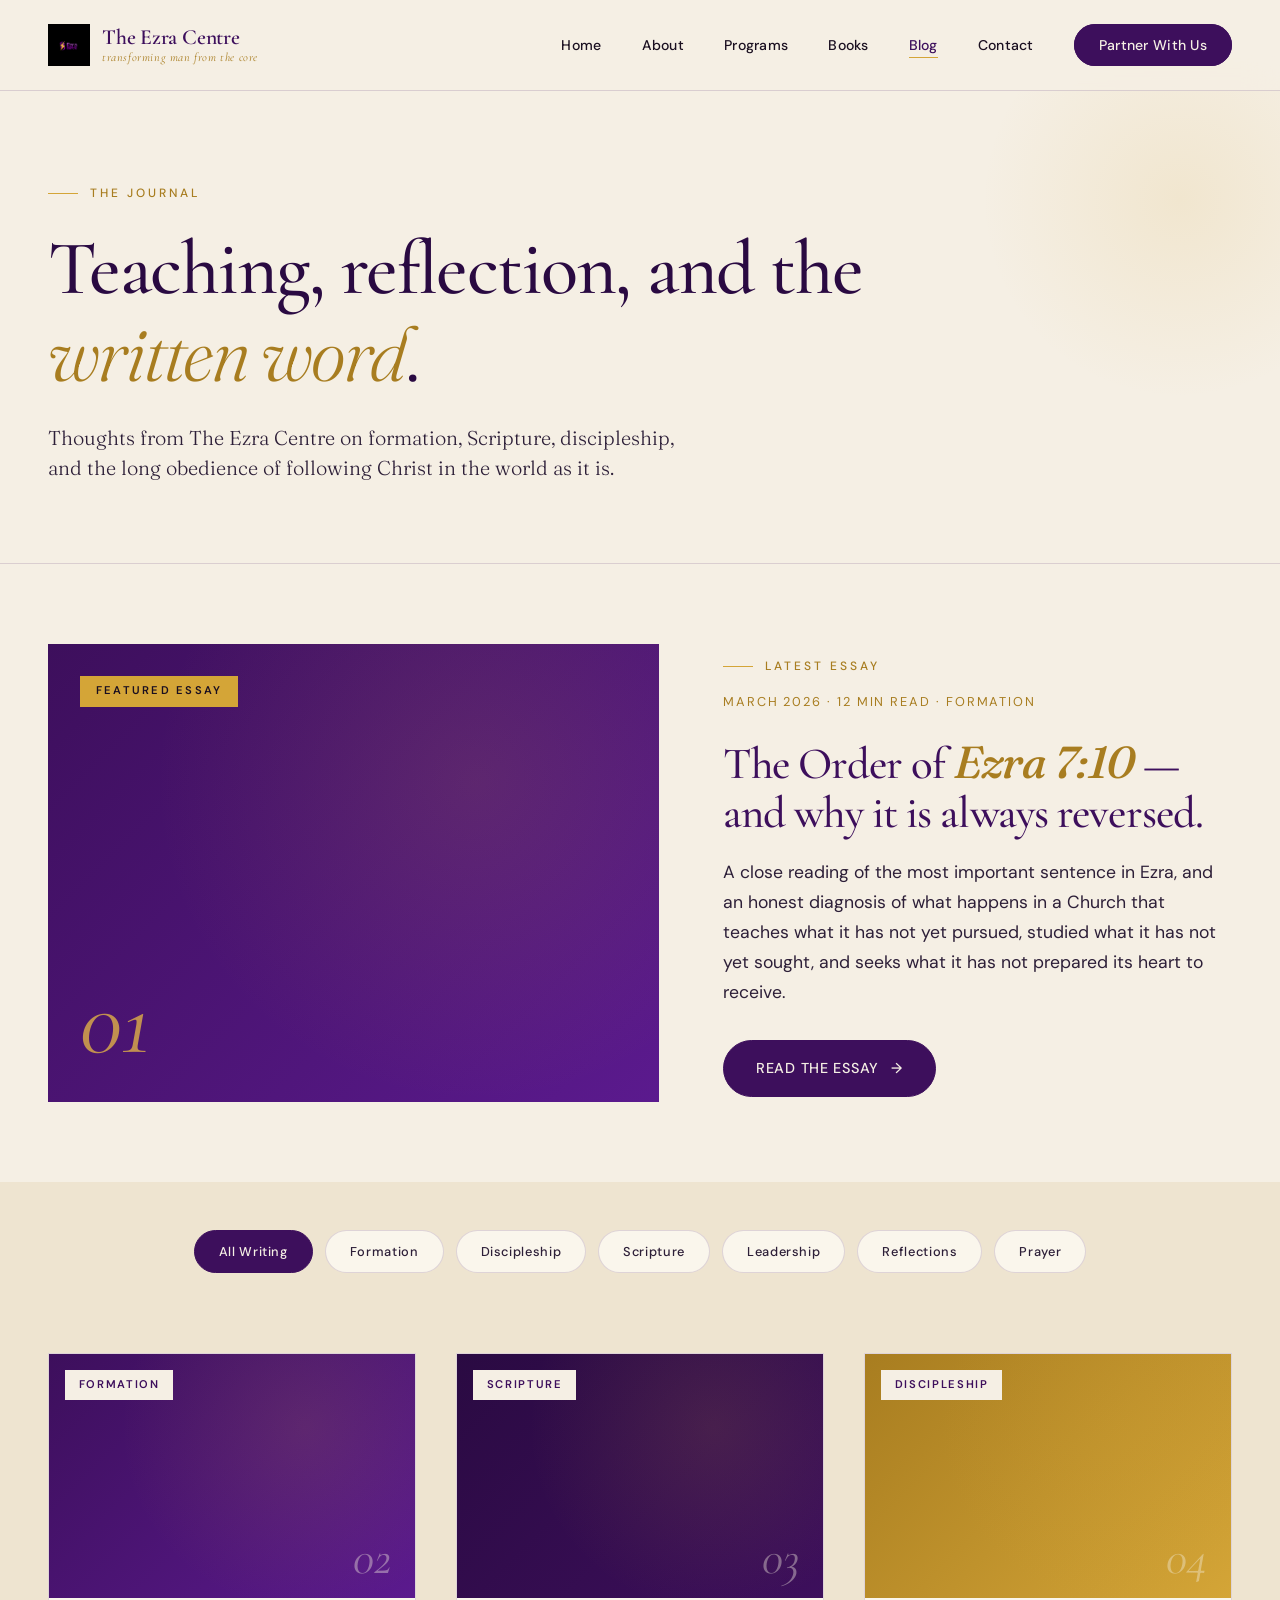
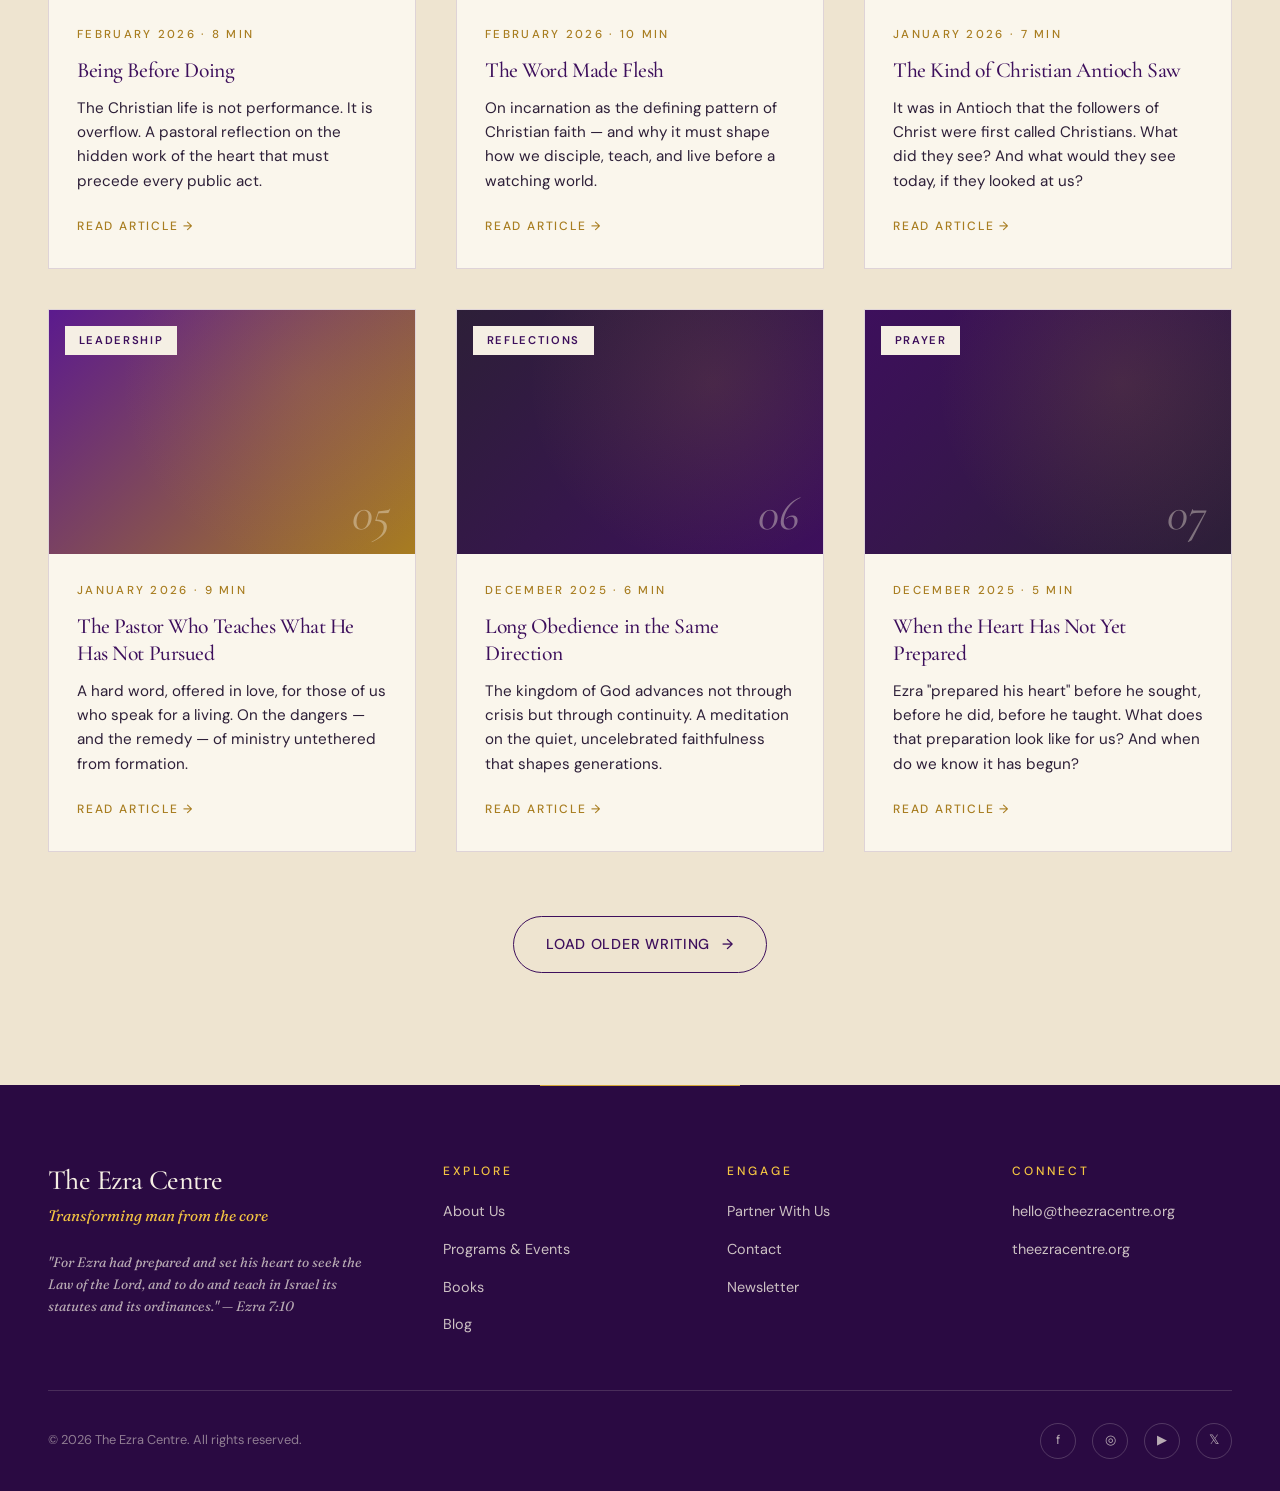
<file: blog.html>
<!DOCTYPE html>
<html lang="en">
<head>
<meta charset="UTF-8">
<meta name="viewport" content="width=device-width, initial-scale=1.0">
<title>Journal — The Ezra Centre</title>
<meta name="description" content="Teaching, reflection, and the written word. Thoughts from The Ezra Centre on formation, Scripture, discipleship, and the long obedience of following Christ.">

<!-- Open Graph / Social sharing -->
<meta property="og:type" content="website">
<meta property="og:url" content="https://theezracentre.org/blog.html">
<meta property="og:title" content="The Journal — The Ezra Centre">
<meta property="og:description" content="Teaching, reflection, and the written word. Thoughts from The Ezra Centre on formation, Scripture, discipleship, and the long obedience of following Christ.">
<meta property="og:image" content="https://theezracentre.org/images/og-image.jpg">
<meta property="og:image:width" content="1200">
<meta property="og:image:height" content="630">
<meta property="og:site_name" content="The Ezra Centre">

<meta name="twitter:card" content="summary_large_image">
<meta name="twitter:url" content="https://theezracentre.org/blog.html">
<meta name="twitter:title" content="The Journal — The Ezra Centre">
<meta name="twitter:description" content="Teaching, reflection, and the written word. Thoughts from The Ezra Centre on formation, Scripture, discipleship, and the long obedience of following Christ.">
<meta name="twitter:image" content="https://theezracentre.org/images/og-image.jpg">

<meta name="theme-color" content="#3D0F5C">
<link rel="stylesheet" href="styles.css">
<link rel="icon" type="image/png" href="images/logo-color.png">
<style>
  /* BLOG FEATURED */
  .blog-featured {
    padding: 5rem 3rem;
    background: var(--cream);
  }

  .blog-featured-card {
    max-width: 1300px;
    margin: 0 auto;
    display: grid;
    grid-template-columns: 1.2fr 1fr;
    gap: 4rem;
    align-items: center;
  }

  .blog-featured-image {
    aspect-ratio: 4/3;
    background: linear-gradient(135deg, var(--purple-deep), var(--purple-rich));
    position: relative;
    overflow: hidden;
  }

  .blog-featured-image::before {
    content: '';
    position: absolute;
    inset: 0;
    background: radial-gradient(circle at 70% 30%, var(--gold-veil) 0%, transparent 60%);
  }

  .blog-featured-image-num {
    position: absolute;
    bottom: 2rem;
    left: 2rem;
    font-family: var(--font-display);
    font-size: 6rem;
    font-style: italic;
    color: var(--gold-bright);
    line-height: 1;
    opacity: 0.7;
  }

  .blog-featured-image-tag {
    position: absolute;
    top: 2rem;
    left: 2rem;
    background: var(--gold);
    color: var(--ink);
    padding: 0.4rem 1rem;
    font-family: var(--font-body);
    font-size: 0.7rem;
    letter-spacing: 0.2em;
    text-transform: uppercase;
    font-weight: 600;
  }

  .blog-featured-body .eyebrow { margin-bottom: 1rem; }

  .blog-featured-body h2 {
    font-size: clamp(2rem, 3.5vw, 3rem);
    margin-bottom: 1.25rem;
    color: var(--purple-deep);
  }

  .blog-featured-body h2 em { font-family: var(--font-editorial); font-style: italic; color: var(--gold-deep); }

  .blog-featured-body .blog-meta {
    font-family: var(--font-body);
    font-size: 0.8rem;
    letter-spacing: 0.15em;
    text-transform: uppercase;
    color: var(--gold-deep);
    margin-bottom: 1.5rem;
  }

  .blog-featured-body p {
    font-size: 1.1rem;
    line-height: 1.7;
    color: var(--ink-soft);
    margin-bottom: 2rem;
  }

  /* CATEGORIES BAR */
  .blog-categories {
    padding: 3rem 3rem 0;
    background: var(--cream-warm);
    text-align: center;
  }

  .categories-pills {
    display: flex;
    justify-content: center;
    flex-wrap: wrap;
    gap: 0.75rem;
    max-width: 900px;
    margin: 0 auto;
  }

  .category-pill {
    padding: 0.65rem 1.5rem;
    background: var(--ivory);
    border: 1px solid var(--purple-mist);
    border-radius: 100px;
    font-family: var(--font-body);
    font-size: 0.8rem;
    color: var(--ink-soft);
    cursor: pointer;
    transition: all 0.3s;
    text-decoration: none;
    font-weight: 500;
    letter-spacing: 0.05em;
  }

  .category-pill:hover {
    border-color: var(--gold);
    color: var(--purple-deep);
  }

  .category-pill.active {
    background: var(--purple-deep);
    color: var(--cream);
    border-color: var(--purple-deep);
  }

  /* ARCHIVE */
  .archive {
    padding: 5rem 3rem 7rem;
    background: var(--cream-warm);
  }

  .archive-grid {
    max-width: 1300px;
    margin: 0 auto;
    display: grid;
    grid-template-columns: repeat(3, 1fr);
    gap: 2.5rem;
  }

  .article-card {
    background: var(--ivory);
    border: 1px solid var(--purple-mist);
    text-decoration: none;
    color: var(--ink);
    transition: all 0.4s var(--ease-soft);
    overflow: hidden;
    display: flex;
    flex-direction: column;
  }

  .article-card:hover {
    transform: translateY(-6px);
    border-color: var(--gold);
    box-shadow: 0 20px 40px rgba(61, 15, 92, 0.12);
  }

  .article-card-image {
    aspect-ratio: 3/2;
    position: relative;
    overflow: hidden;
  }

  .article-card-image.variant-1 { background: linear-gradient(135deg, var(--purple-deep), var(--purple-rich)); }
  .article-card-image.variant-2 { background: linear-gradient(135deg, var(--purple-shadow), var(--purple-deep)); }
  .article-card-image.variant-3 { background: linear-gradient(135deg, var(--gold-deep), var(--gold)); }
  .article-card-image.variant-4 { background: linear-gradient(135deg, var(--purple-rich), var(--gold-deep)); }
  .article-card-image.variant-5 { background: linear-gradient(135deg, var(--ink-soft), var(--purple-deep)); }
  .article-card-image.variant-6 { background: linear-gradient(135deg, var(--purple-deep), var(--ink-soft)); }

  .article-card-image::after {
    content: '';
    position: absolute;
    inset: 0;
    background: radial-gradient(circle at 70% 30%, var(--gold-veil) 0%, transparent 60%);
  }

  .article-category {
    position: absolute;
    top: 1rem;
    left: 1rem;
    background: var(--cream);
    color: var(--purple-deep);
    padding: 0.35rem 0.85rem;
    font-family: var(--font-body);
    font-size: 0.7rem;
    letter-spacing: 0.15em;
    text-transform: uppercase;
    font-weight: 600;
    z-index: 1;
  }

  .article-number {
    position: absolute;
    bottom: 1rem;
    right: 1.5rem;
    font-family: var(--font-display);
    font-style: italic;
    font-size: 3rem;
    color: rgba(245, 239, 228, 0.4);
    line-height: 1;
  }

  .article-card-body {
    padding: 1.75rem 1.75rem 2rem;
    flex: 1;
    display: flex;
    flex-direction: column;
  }

  .article-date {
    font-family: var(--font-body);
    font-size: 0.72rem;
    letter-spacing: 0.2em;
    text-transform: uppercase;
    color: var(--gold-deep);
    margin-bottom: 0.75rem;
    font-weight: 500;
  }

  .article-card h3 {
    font-size: 1.35rem;
    margin-bottom: 0.75rem;
    color: var(--purple-deep);
    line-height: 1.25;
  }

  .article-excerpt {
    font-family: var(--font-body);
    font-size: 0.95rem;
    color: var(--ink-soft);
    line-height: 1.6;
    margin-bottom: 1.5rem;
    flex: 1;
  }

  .article-read {
    font-family: var(--font-body);
    font-size: 0.75rem;
    letter-spacing: 0.15em;
    text-transform: uppercase;
    color: var(--gold-deep);
    font-weight: 500;
    display: flex;
    align-items: center;
    gap: 0.5rem;
    transition: gap 0.3s;
  }

  .article-card:hover .article-read { gap: 0.75rem; color: var(--purple-deep); }

  /* LOAD MORE */
  .load-more {
    text-align: center;
    margin-top: 4rem;
  }

  @media (max-width: 900px) {
    .blog-featured { padding: 3rem 1.5rem; }
    .blog-featured-card { grid-template-columns: 1fr; gap: 2rem; }
    .blog-categories { padding: 2rem 1.5rem 0; }
    .archive { padding: 3rem 1.5rem 5rem; }
    .archive-grid { grid-template-columns: 1fr; }
  }

  @media (max-width: 600px) {
    .archive-grid { grid-template-columns: 1fr; gap: 2rem; }
  }
</style>
</head>
<body>

<nav class="nav">
  <div class="nav-inner">
    <a href="index.html" class="nav-brand">
      <img src="images/logo-color.png" alt="The Ezra Centre" class="nav-brand-mark">
      <div class="nav-brand-text">The Ezra Centre<em>transforming man from the core</em></div>
    </a>
    <ul class="nav-links">
      <li><a href="index.html">Home</a></li>
      <li><a href="about.html">About</a></li>
      <li><a href="programs.html">Programs</a></li>
      <li><a href="books.html">Books</a></li>
      <li><a href="blog.html" class="active">Blog</a></li>
      <li><a href="contact.html">Contact</a></li>
      <li><a href="donate.html" class="nav-cta">Partner With Us</a></li>
    </ul>
    <button class="nav-burger" aria-label="Menu"><span></span><span></span><span></span></button>
  </div>
</nav>

<section class="page-hero">
  <div class="page-hero-inner">
    <div class="eyebrow reveal">The Journal</div>
    <h1 class="reveal reveal-delay-1">Teaching, reflection, and the <em style="font-family: var(--font-editorial); font-style: italic; font-weight:300; color: var(--gold-deep);">written word</em>.</h1>
    <p class="lede reveal reveal-delay-2">Thoughts from The Ezra Centre on formation, Scripture, discipleship, and the long obedience of following Christ in the world as it is.</p>
  </div>
</section>

<!-- FEATURED -->
<section class="blog-featured">
  <div class="blog-featured-card scroll-reveal">
    <div class="blog-featured-image">
      <span class="blog-featured-image-tag">Featured Essay</span>
      <div class="blog-featured-image-num">01</div>
    </div>
    <div class="blog-featured-body">
      <div class="eyebrow">Latest Essay</div>
      <div class="blog-meta">March 2026 · 12 min read · Formation</div>
      <h2>The Order of <em>Ezra 7:10</em> — and why it is always reversed.</h2>
      <p>A close reading of the most important sentence in Ezra, and an honest diagnosis of what happens in a Church that teaches what it has not yet pursued, studied what it has not yet sought, and seeks what it has not prepared its heart to receive.</p>
      <a href="#" class="btn btn-primary">Read the Essay <span class="btn-arrow">→</span></a>
    </div>
  </div>
</section>

<!-- CATEGORIES -->
<section class="blog-categories">
  <div class="categories-pills">
    <a href="#" class="category-pill active">All Writing</a>
    <a href="#" class="category-pill">Formation</a>
    <a href="#" class="category-pill">Discipleship</a>
    <a href="#" class="category-pill">Scripture</a>
    <a href="#" class="category-pill">Leadership</a>
    <a href="#" class="category-pill">Reflections</a>
    <a href="#" class="category-pill">Prayer</a>
  </div>
</section>

<!-- ARCHIVE -->
<section class="archive">
  <div class="archive-grid">

    <a href="#" class="article-card scroll-reveal">
      <div class="article-card-image variant-1">
        <span class="article-category">Formation</span>
        <div class="article-number">02</div>
      </div>
      <div class="article-card-body">
        <div class="article-date">February 2026 · 8 min</div>
        <h3>Being Before Doing</h3>
        <p class="article-excerpt">The Christian life is not performance. It is overflow. A pastoral reflection on the hidden work of the heart that must precede every public act.</p>
        <div class="article-read">Read article →</div>
      </div>
    </a>

    <a href="#" class="article-card scroll-reveal">
      <div class="article-card-image variant-2">
        <span class="article-category">Scripture</span>
        <div class="article-number">03</div>
      </div>
      <div class="article-card-body">
        <div class="article-date">February 2026 · 10 min</div>
        <h3>The Word Made Flesh</h3>
        <p class="article-excerpt">On incarnation as the defining pattern of Christian faith — and why it must shape how we disciple, teach, and live before a watching world.</p>
        <div class="article-read">Read article →</div>
      </div>
    </a>

    <a href="#" class="article-card scroll-reveal">
      <div class="article-card-image variant-3">
        <span class="article-category">Discipleship</span>
        <div class="article-number">04</div>
      </div>
      <div class="article-card-body">
        <div class="article-date">January 2026 · 7 min</div>
        <h3>The Kind of Christian Antioch Saw</h3>
        <p class="article-excerpt">It was in Antioch that the followers of Christ were first called Christians. What did they see? And what would they see today, if they looked at us?</p>
        <div class="article-read">Read article →</div>
      </div>
    </a>

    <a href="#" class="article-card scroll-reveal">
      <div class="article-card-image variant-4">
        <span class="article-category">Leadership</span>
        <div class="article-number">05</div>
      </div>
      <div class="article-card-body">
        <div class="article-date">January 2026 · 9 min</div>
        <h3>The Pastor Who Teaches What He Has Not Pursued</h3>
        <p class="article-excerpt">A hard word, offered in love, for those of us who speak for a living. On the dangers — and the remedy — of ministry untethered from formation.</p>
        <div class="article-read">Read article →</div>
      </div>
    </a>

    <a href="#" class="article-card scroll-reveal">
      <div class="article-card-image variant-5">
        <span class="article-category">Reflections</span>
        <div class="article-number">06</div>
      </div>
      <div class="article-card-body">
        <div class="article-date">December 2025 · 6 min</div>
        <h3>Long Obedience in the Same Direction</h3>
        <p class="article-excerpt">The kingdom of God advances not through crisis but through continuity. A meditation on the quiet, uncelebrated faithfulness that shapes generations.</p>
        <div class="article-read">Read article →</div>
      </div>
    </a>

    <a href="#" class="article-card scroll-reveal">
      <div class="article-card-image variant-6">
        <span class="article-category">Prayer</span>
        <div class="article-number">07</div>
      </div>
      <div class="article-card-body">
        <div class="article-date">December 2025 · 5 min</div>
        <h3>When the Heart Has Not Yet Prepared</h3>
        <p class="article-excerpt">Ezra "prepared his heart" before he sought, before he did, before he taught. What does that preparation look like for us? And when do we know it has begun?</p>
        <div class="article-read">Read article →</div>
      </div>
    </a>

  </div>

  <div class="load-more">
    <a href="#" class="btn btn-secondary">Load older writing <span class="btn-arrow">→</span></a>
  </div>
</section>

<footer class="footer">
  <div class="footer-grid">
    <div class="footer-brand">
      <h3>The Ezra Centre</h3>
      <p>Transforming man from the core</p>
      <p class="footer-verse">"For Ezra had prepared and set his heart to seek the Law of the Lord, and to do and teach in Israel its statutes and its ordinances." — Ezra 7:10</p>
    </div>
    <div class="footer-col">
      <h4>Explore</h4>
      <ul>
        <li><a href="about.html">About Us</a></li>
        <li><a href="programs.html">Programs & Events</a></li>
        <li><a href="books.html">Books</a></li>
        <li><a href="blog.html">Blog</a></li>
      </ul>
    </div>
    <div class="footer-col">
      <h4>Engage</h4>
      <ul>
        <li><a href="donate.html">Partner With Us</a></li>
        <li><a href="contact.html">Contact</a></li>
        <li><a href="index.html#newsletter">Newsletter</a></li>
      </ul>
    </div>
    <div class="footer-col">
      <h4>Connect</h4>
      <ul>
        <li><a href="mailto:hello@theezracentre.org">hello@theezracentre.org</a></li>
        <li><a href="#">theezracentre.org</a></li>
      </ul>
    </div>
  </div>
  <div class="footer-bottom">
    <div>© 2026 The Ezra Centre. All rights reserved.</div>
    <div class="footer-social">
      <a href="#" aria-label="Facebook">f</a>
      <a href="#" aria-label="Instagram">◎</a>
      <a href="#" aria-label="YouTube">▶</a>
      <a href="#" aria-label="Twitter">𝕏</a>
    </div>
  </div>
</footer>

<script>
  const observer = new IntersectionObserver((entries) => {
    entries.forEach(entry => { if (entry.isIntersecting) entry.target.classList.add('is-visible'); });
  }, { threshold: 0.1, rootMargin: '0px 0px -50px 0px' });
  document.querySelectorAll('.scroll-reveal').forEach(el => observer.observe(el));

  // Mobile nav
  (function() {
    var burger = document.querySelector('.nav-burger');
    var navLinks = document.querySelector('.nav-links');
    if (!burger || !navLinks) return;
    var overlay = document.createElement('div');
    overlay.className = 'nav-overlay';
    var ul = document.createElement('ul');
    ul.className = 'nav-overlay-links';
    navLinks.querySelectorAll('a').forEach(function(a) {
      var li = document.createElement('li');
      li.appendChild(a.cloneNode(true));
      ul.appendChild(li);
    });
    overlay.appendChild(ul);
    document.body.appendChild(overlay);
    burger.addEventListener('click', function() {
      burger.classList.toggle('is-open');
      overlay.classList.toggle('is-open');
      document.body.style.overflow = overlay.classList.contains('is-open') ? 'hidden' : '';
    });
    overlay.querySelectorAll('a').forEach(function(a) {
      a.addEventListener('click', function() {
        burger.classList.remove('is-open');
        overlay.classList.remove('is-open');
        document.body.style.overflow = '';
      });
    });
  })();
</script>

</body>
</html>
</file>
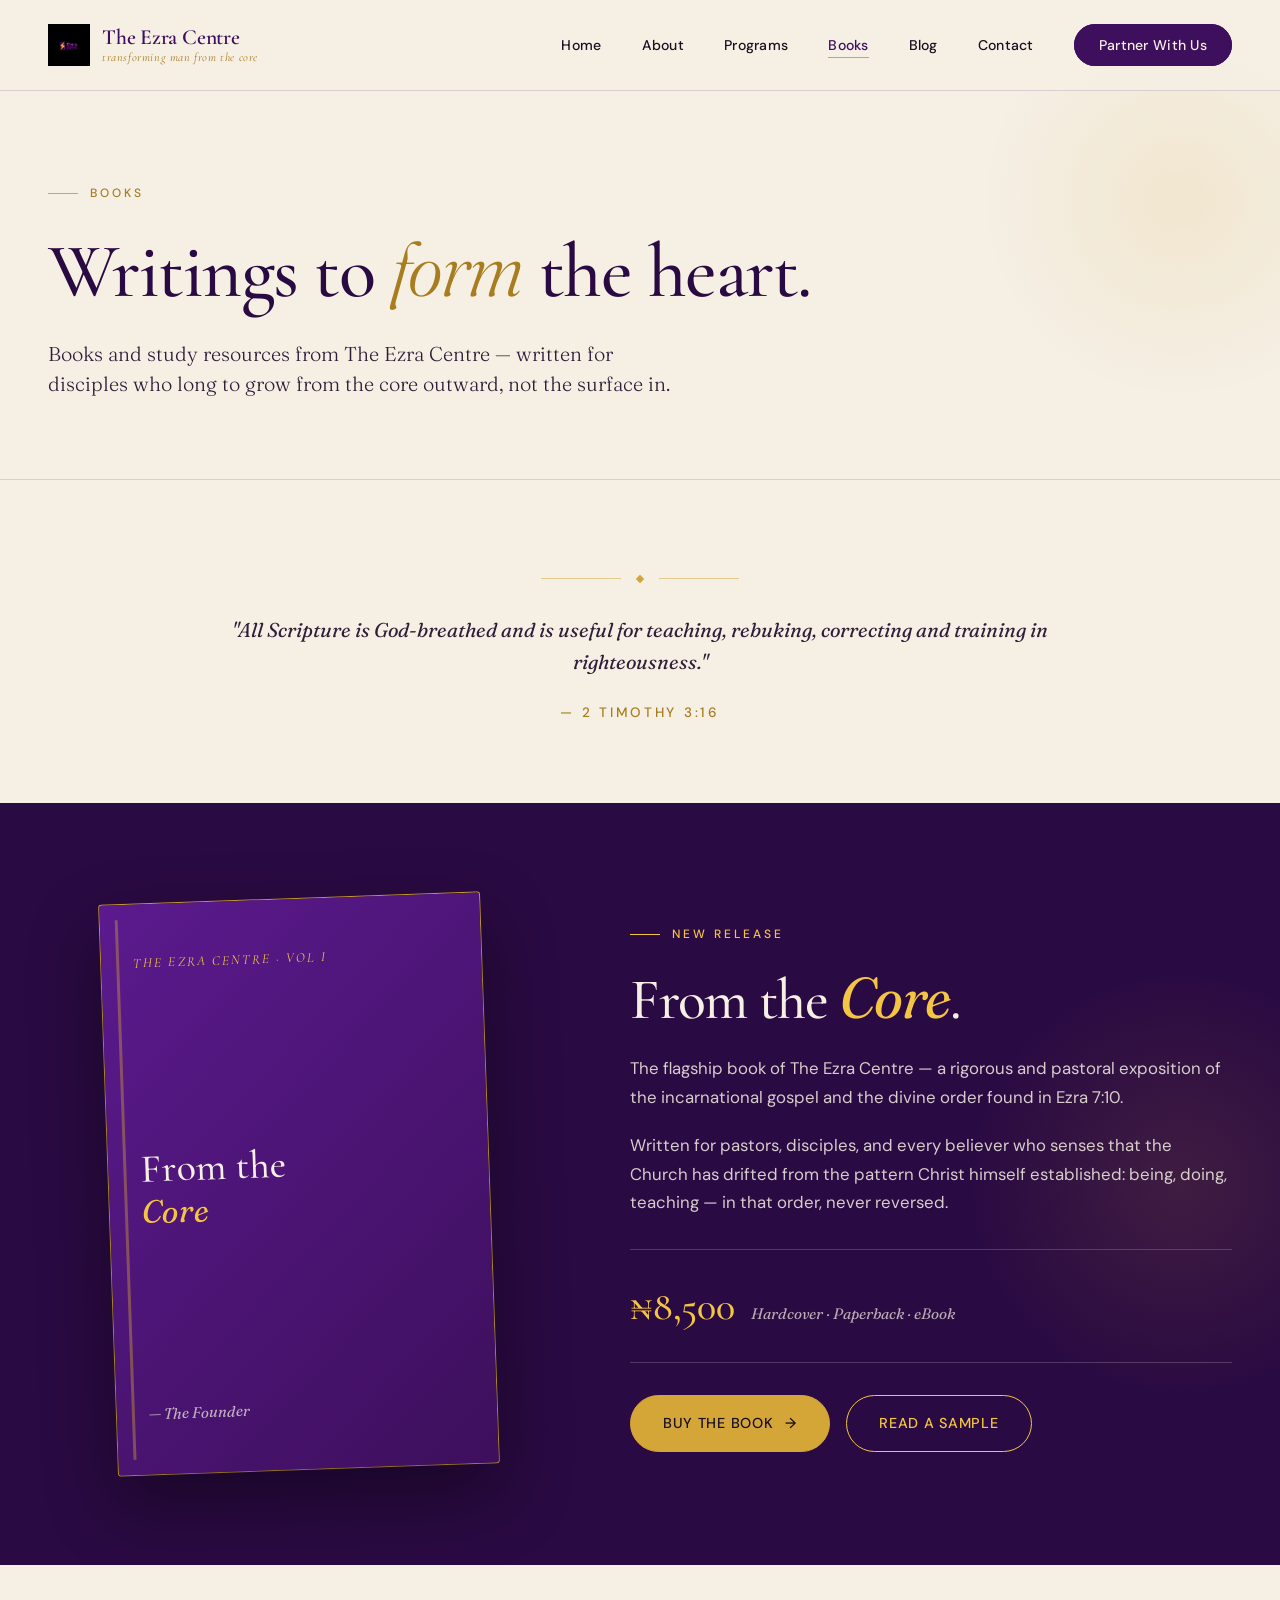
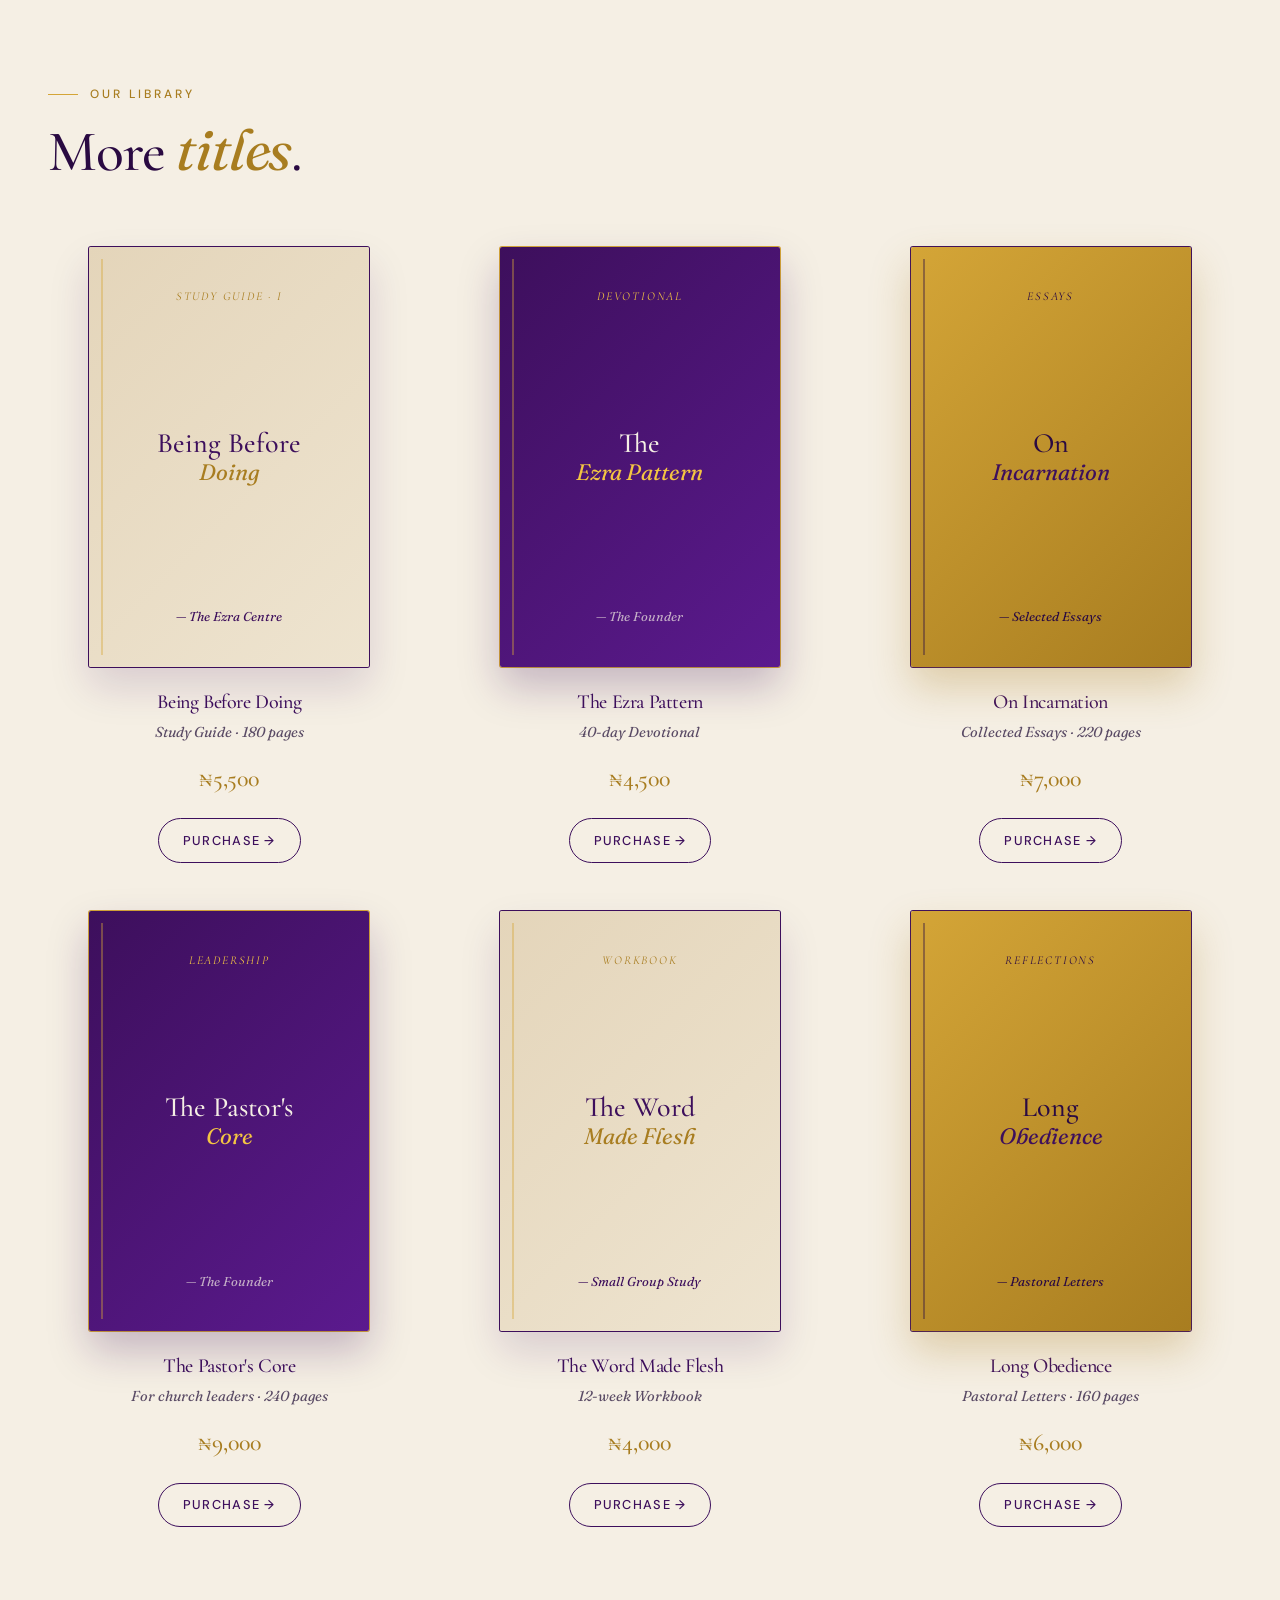
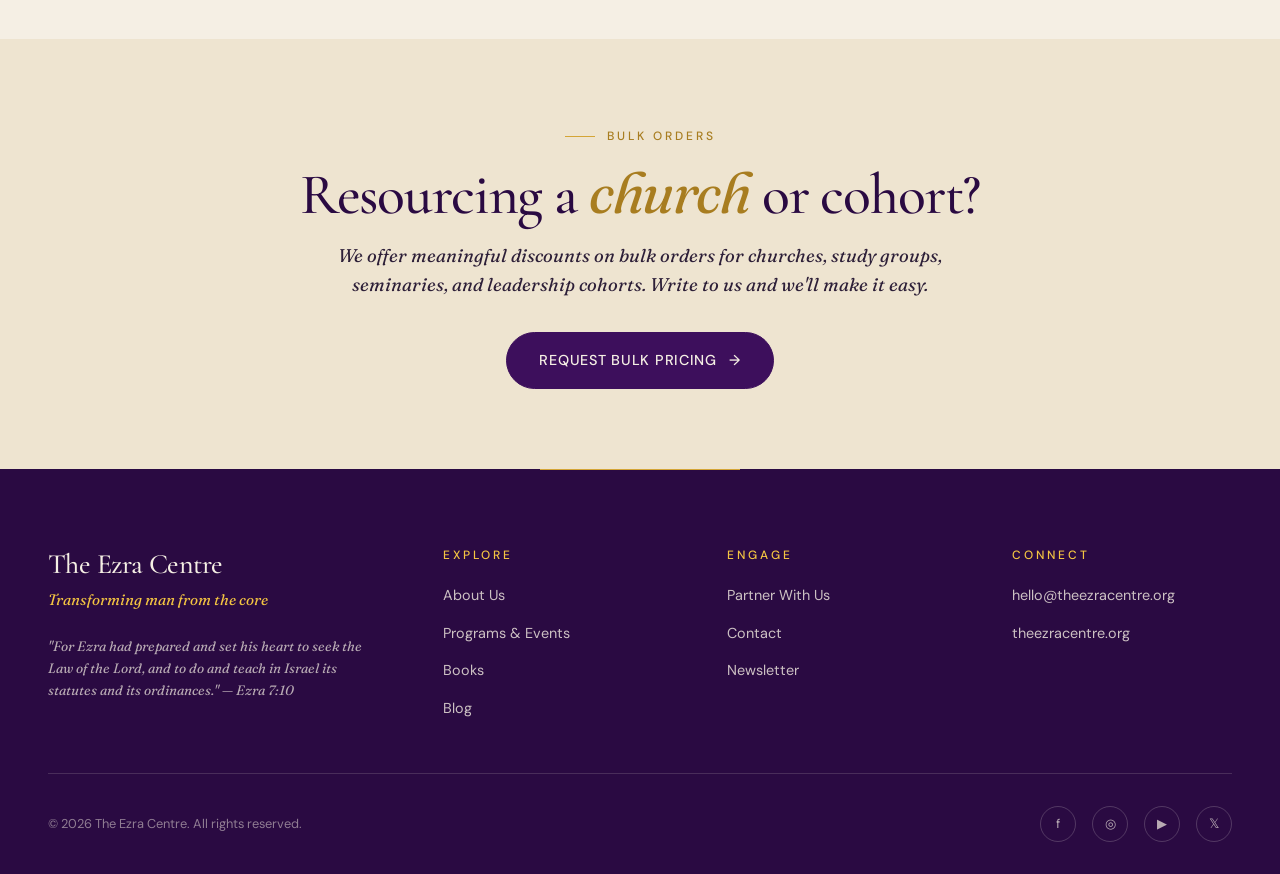
<file: books.html>
<!DOCTYPE html>
<html lang="en">
<head>
<meta charset="UTF-8">
<meta name="viewport" content="width=device-width, initial-scale=1.0">
<title>Books — The Ezra Centre</title>
<meta name="description" content="Writings to form the heart. Books and study resources from The Ezra Centre — written for disciples who long to grow from the core outward.">

<!-- Open Graph / Social sharing -->
<meta property="og:type" content="website">
<meta property="og:url" content="https://theezracentre.org/books.html">
<meta property="og:title" content="Books — The Ezra Centre">
<meta property="og:description" content="Writings to form the heart. Books and study resources from The Ezra Centre — written for disciples who long to grow from the core outward.">
<meta property="og:image" content="https://theezracentre.org/images/og-image.jpg">
<meta property="og:image:width" content="1200">
<meta property="og:image:height" content="630">
<meta property="og:site_name" content="The Ezra Centre">

<meta name="twitter:card" content="summary_large_image">
<meta name="twitter:url" content="https://theezracentre.org/books.html">
<meta name="twitter:title" content="Books — The Ezra Centre">
<meta name="twitter:description" content="Writings to form the heart. Books and study resources from The Ezra Centre — written for disciples who long to grow from the core outward.">
<meta name="twitter:image" content="https://theezracentre.org/images/og-image.jpg">

<meta name="theme-color" content="#3D0F5C">
<link rel="stylesheet" href="styles.css">
<link rel="icon" type="image/png" href="images/logo-color.png">
<style>
  .books-intro {
    padding: 4rem 3rem 5rem;
    background: var(--cream);
  }

  .books-intro-inner {
    max-width: 900px;
    margin: 0 auto;
    text-align: center;
  }

  .books-intro p {
    font-family: var(--font-editorial);
    font-style: italic;
    font-size: 1.25rem;
    color: var(--ink-soft);
    line-height: 1.6;
  }

  /* FEATURED BOOK */
  .featured-book {
    padding: 6rem 3rem;
    background: var(--purple-shadow);
    color: var(--cream);
    position: relative;
    overflow: hidden;
  }

  .featured-book::before {
    content: '';
    position: absolute;
    top: 50%;
    right: -150px;
    transform: translateY(-50%);
    width: 500px;
    height: 500px;
    background: radial-gradient(circle, var(--gold-veil) 0%, transparent 60%);
  }

  .featured-book-inner {
    max-width: 1300px;
    margin: 0 auto;
    display: grid;
    grid-template-columns: 1fr 1.2fr;
    gap: 5rem;
    align-items: center;
    position: relative;
  }

  .book-cover-large {
    position: relative;
    aspect-ratio: 2/3;
    max-width: 380px;
    margin: 0 auto;
    background: linear-gradient(135deg, var(--purple-rich) 0%, var(--purple-deep) 100%);
    padding: 3rem 2rem;
    display: flex;
    flex-direction: column;
    justify-content: space-between;
    border-radius: 2px;
    box-shadow: 0 30px 70px rgba(0, 0, 0, 0.4), 0 0 0 1px var(--gold);
    transform: rotate(-2deg);
    transition: transform 0.4s var(--ease-soft);
  }

  .book-cover-large:hover { transform: rotate(0deg) scale(1.02); }

  .book-cover-large::before {
    content: '';
    position: absolute;
    left: 15px;
    top: 15px;
    bottom: 15px;
    width: 3px;
    background: var(--gold);
    opacity: 0.4;
  }

  .book-cover-mark {
    font-family: var(--font-display);
    font-style: italic;
    font-size: 0.85rem;
    color: var(--gold-bright);
    letter-spacing: 0.15em;
    text-transform: uppercase;
  }

  .book-cover-title {
    font-family: var(--font-display);
    font-size: 2.5rem;
    line-height: 1;
    color: var(--cream);
    font-weight: 500;
  }

  .book-cover-title em {
    font-family: var(--font-editorial);
    font-style: italic;
    color: var(--gold-bright);
    font-weight: 400;
    display: block;
    font-size: 2rem;
    margin-top: 0.5rem;
  }

  .book-cover-author {
    font-family: var(--font-editorial);
    font-style: italic;
    color: rgba(245, 239, 228, 0.7);
    font-size: 0.95rem;
  }

  .featured-book-content .eyebrow { color: var(--gold-bright); }
  .featured-book-content .eyebrow::before { background: var(--gold-bright); }

  .featured-book-content h2 {
    color: var(--cream);
    margin: 1.5rem 0 1.5rem;
  }

  .featured-book-content h2 em { color: var(--gold-bright); font-family: var(--font-editorial); font-style: italic; }

  .featured-book-content p {
    color: rgba(245, 239, 228, 0.85);
    font-size: 1.05rem;
    line-height: 1.7;
    margin-bottom: 1.25rem;
  }

  .book-price-tag {
    display: flex;
    align-items: baseline;
    gap: 1rem;
    margin: 2rem 0;
    padding: 1.5rem 0;
    border-top: 1px solid rgba(245, 239, 228, 0.2);
    border-bottom: 1px solid rgba(245, 239, 228, 0.2);
  }

  .book-price {
    font-family: var(--font-display);
    font-size: 2.5rem;
    color: var(--gold-bright);
    font-weight: 500;
  }

  .book-formats {
    font-family: var(--font-editorial);
    font-style: italic;
    color: rgba(245, 239, 228, 0.7);
    font-size: 0.95rem;
  }

  /* LIBRARY */
  .library {
    padding: 7rem 3rem;
    background: var(--cream);
  }

  .library-header {
    max-width: 1300px;
    margin: 0 auto 4rem;
  }

  .library-header h2 { margin: 1rem 0; }

  .library-grid {
    max-width: 1300px;
    margin: 0 auto;
    display: grid;
    grid-template-columns: repeat(3, 1fr);
    gap: 3rem;
  }

  .book-item {
    text-align: center;
    transition: all 0.3s;
  }

  .book-item:hover {
    transform: translateY(-6px);
  }

  .book-cover {
    aspect-ratio: 2/3;
    background: linear-gradient(135deg, var(--purple-deep), var(--purple-rich));
    padding: 2.5rem 1.5rem;
    display: flex;
    flex-direction: column;
    justify-content: space-between;
    margin-bottom: 1.5rem;
    border-radius: 2px;
    box-shadow: 0 20px 40px rgba(61, 15, 92, 0.25), 0 0 0 1px var(--gold);
    position: relative;
    transition: all 0.4s;
    max-width: 280px;
    margin-left: auto;
    margin-right: auto;
    margin-bottom: 1.5rem;
  }

  .book-cover::before {
    content: '';
    position: absolute;
    left: 12px;
    top: 12px;
    bottom: 12px;
    width: 2px;
    background: var(--gold);
    opacity: 0.4;
  }

  .book-cover.variant-cream {
    background: linear-gradient(135deg, var(--cream-deep), var(--cream-warm));
    box-shadow: 0 20px 40px rgba(61, 15, 92, 0.15), 0 0 0 1px var(--purple-deep);
  }

  .book-cover.variant-cream .book-mini-title,
  .book-cover.variant-cream .book-mini-author {
    color: var(--purple-deep);
  }

  .book-cover.variant-cream .book-mini-label { color: var(--gold-deep); }

  .book-cover.variant-gold {
    background: linear-gradient(135deg, var(--gold) 0%, var(--gold-deep) 100%);
    box-shadow: 0 20px 40px rgba(168, 125, 32, 0.3), 0 0 0 1px var(--purple-deep);
  }

  .book-cover.variant-gold .book-mini-title,
  .book-cover.variant-gold .book-mini-author {
    color: var(--purple-shadow);
  }

  .book-cover.variant-gold .book-mini-label {
    color: var(--purple-shadow);
  }

  .book-cover.variant-gold::before { background: var(--purple-shadow); }
  .book-cover.variant-cream::before { background: var(--gold); }

  .book-mini-label {
    font-family: var(--font-display);
    font-style: italic;
    font-size: 0.75rem;
    color: var(--gold-bright);
    letter-spacing: 0.15em;
    text-transform: uppercase;
  }

  .book-mini-title {
    font-family: var(--font-display);
    font-size: 1.75rem;
    line-height: 1;
    color: var(--cream);
    font-weight: 500;
  }

  .book-mini-title em {
    font-family: var(--font-editorial);
    font-style: italic;
    display: block;
    font-size: 1.4rem;
    margin-top: 0.25rem;
    color: var(--gold-bright);
    font-weight: 400;
  }

  .book-cover.variant-cream .book-mini-title em { color: var(--gold-deep); }
  .book-cover.variant-gold .book-mini-title em { color: var(--purple-deep); }

  .book-mini-author {
    font-family: var(--font-editorial);
    font-style: italic;
    font-size: 0.8rem;
    color: rgba(245, 239, 228, 0.7);
  }

  .book-item h3 {
    font-size: 1.25rem;
    color: var(--purple-deep);
    margin-bottom: 0.5rem;
  }

  .book-item-meta {
    font-family: var(--font-editorial);
    font-style: italic;
    color: var(--ink-muted);
    font-size: 0.9rem;
    margin-bottom: 1rem;
  }

  .book-item-price {
    font-family: var(--font-display);
    font-size: 1.5rem;
    color: var(--gold-deep);
    font-weight: 500;
    margin-bottom: 1.25rem;
  }

  .book-item-cta {
    display: inline-block;
    padding: 0.7rem 1.5rem;
    background: transparent;
    color: var(--purple-deep);
    border: 1.5px solid var(--purple-deep);
    text-decoration: none;
    font-family: var(--font-body);
    font-size: 0.8rem;
    letter-spacing: 0.1em;
    text-transform: uppercase;
    font-weight: 500;
    border-radius: 100px;
    transition: all 0.3s;
  }

  .book-item-cta:hover {
    background: var(--purple-deep);
    color: var(--cream);
  }

  /* NEWSLETTER CTA FOR BOOKS */
  .books-cta {
    padding: 5rem 3rem;
    background: var(--cream-warm);
    text-align: center;
  }

  .books-cta-inner {
    max-width: 700px;
    margin: 0 auto;
  }

  .books-cta h2 { margin: 1rem 0; }

  .books-cta p {
    font-family: var(--font-editorial);
    font-style: italic;
    color: var(--ink-soft);
    font-size: 1.15rem;
    margin-bottom: 2rem;
  }

  @media (max-width: 900px) {
    .books-intro { padding: 3rem 1.5rem; }
    .featured-book { padding: 4rem 1.5rem; }
    .featured-book-inner { grid-template-columns: 1fr; gap: 3rem; }
    .library { padding: 4rem 1.5rem; }
    .library-grid { grid-template-columns: 1fr; gap: 2.5rem; }
    .books-cta { padding: 4rem 1.5rem; }
  }

  @media (max-width: 600px) {
    .library-grid { grid-template-columns: 1fr; }
  }
</style>
</head>
<body>

<nav class="nav">
  <div class="nav-inner">
    <a href="index.html" class="nav-brand">
      <img src="images/logo-color.png" alt="The Ezra Centre" class="nav-brand-mark">
      <div class="nav-brand-text">The Ezra Centre<em>transforming man from the core</em></div>
    </a>
    <ul class="nav-links">
      <li><a href="index.html">Home</a></li>
      <li><a href="about.html">About</a></li>
      <li><a href="programs.html">Programs</a></li>
      <li><a href="books.html" class="active">Books</a></li>
      <li><a href="blog.html">Blog</a></li>
      <li><a href="contact.html">Contact</a></li>
      <li><a href="donate.html" class="nav-cta">Partner With Us</a></li>
    </ul>
    <button class="nav-burger" aria-label="Menu"><span></span><span></span><span></span></button>
  </div>
</nav>

<section class="page-hero">
  <div class="page-hero-inner">
    <div class="eyebrow reveal">Books</div>
    <h1 class="reveal reveal-delay-1">Writings to <em style="font-family: var(--font-editorial); font-style: italic; font-weight:300; color: var(--gold-deep);">form</em> the heart.</h1>
    <p class="lede reveal reveal-delay-2">Books and study resources from The Ezra Centre — written for disciples who long to grow from the core outward, not the surface in.</p>
  </div>
</section>

<section class="books-intro">
  <div class="books-intro-inner scroll-reveal">
    <div class="ornament"><div class="ornament-dot"></div></div>
    <p>"All Scripture is God-breathed and is useful for teaching, rebuking, correcting and training in righteousness."</p>
    <div class="scripture-ref" style="margin-top: 1.5rem;">2 Timothy 3:16</div>
  </div>
</section>

<!-- FEATURED BOOK -->
<section class="featured-book">
  <div class="featured-book-inner">
    <div class="scroll-reveal">
      <div class="book-cover-large">
        <div class="book-cover-mark">The Ezra Centre · Vol I</div>
        <div>
          <div class="book-cover-title">From the<em>Core</em></div>
        </div>
        <div class="book-cover-author">— The Founder</div>
      </div>
    </div>
    <div class="featured-book-content scroll-reveal">
      <div class="eyebrow">New Release</div>
      <h2 class="h-section">From the <em>Core</em>.</h2>
      <p>The flagship book of The Ezra Centre — a rigorous and pastoral exposition of the incarnational gospel and the divine order found in Ezra 7:10.</p>
      <p>Written for pastors, disciples, and every believer who senses that the Church has drifted from the pattern Christ himself established: being, doing, teaching — in that order, never reversed.</p>
      <div class="book-price-tag">
        <div class="book-price">₦8,500</div>
        <div class="book-formats">Hardcover · Paperback · eBook</div>
      </div>
      <div style="display: flex; gap: 1rem; flex-wrap: wrap;">
        <a href="contact.html" class="btn btn-gold">Buy the Book <span class="btn-arrow">→</span></a>
        <a href="blog.html" class="btn btn-secondary" style="color: var(--gold-bright); border-color: var(--gold-bright);">Read a Sample</a>
      </div>
    </div>
  </div>
</section>

<!-- LIBRARY -->
<section class="library">
  <div class="library-header scroll-reveal">
    <div class="eyebrow">Our Library</div>
    <h2 class="h-section">More <em style="font-family: var(--font-editorial); font-style: italic; color: var(--gold-deep);">titles</em>.</h2>
  </div>
  <div class="library-grid">

    <div class="book-item scroll-reveal">
      <div class="book-cover variant-cream">
        <div class="book-mini-label">Study Guide · I</div>
        <div class="book-mini-title">Being Before<em>Doing</em></div>
        <div class="book-mini-author">— The Ezra Centre</div>
      </div>
      <h3>Being Before Doing</h3>
      <div class="book-item-meta">Study Guide · 180 pages</div>
      <div class="book-item-price">₦5,500</div>
      <a href="contact.html" class="book-item-cta">Purchase →</a>
    </div>

    <div class="book-item scroll-reveal">
      <div class="book-cover">
        <div class="book-mini-label">Devotional</div>
        <div class="book-mini-title">The<em>Ezra Pattern</em></div>
        <div class="book-mini-author">— The Founder</div>
      </div>
      <h3>The Ezra Pattern</h3>
      <div class="book-item-meta">40-day Devotional</div>
      <div class="book-item-price">₦4,500</div>
      <a href="contact.html" class="book-item-cta">Purchase →</a>
    </div>

    <div class="book-item scroll-reveal">
      <div class="book-cover variant-gold">
        <div class="book-mini-label">Essays</div>
        <div class="book-mini-title">On<em>Incarnation</em></div>
        <div class="book-mini-author">— Selected Essays</div>
      </div>
      <h3>On Incarnation</h3>
      <div class="book-item-meta">Collected Essays · 220 pages</div>
      <div class="book-item-price">₦7,000</div>
      <a href="contact.html" class="book-item-cta">Purchase →</a>
    </div>

    <div class="book-item scroll-reveal">
      <div class="book-cover">
        <div class="book-mini-label">Leadership</div>
        <div class="book-mini-title">The Pastor's<em>Core</em></div>
        <div class="book-mini-author">— The Founder</div>
      </div>
      <h3>The Pastor's Core</h3>
      <div class="book-item-meta">For church leaders · 240 pages</div>
      <div class="book-item-price">₦9,000</div>
      <a href="contact.html" class="book-item-cta">Purchase →</a>
    </div>

    <div class="book-item scroll-reveal">
      <div class="book-cover variant-cream">
        <div class="book-mini-label">Workbook</div>
        <div class="book-mini-title">The Word<em>Made Flesh</em></div>
        <div class="book-mini-author">— Small Group Study</div>
      </div>
      <h3>The Word Made Flesh</h3>
      <div class="book-item-meta">12-week Workbook</div>
      <div class="book-item-price">₦4,000</div>
      <a href="contact.html" class="book-item-cta">Purchase →</a>
    </div>

    <div class="book-item scroll-reveal">
      <div class="book-cover variant-gold">
        <div class="book-mini-label">Reflections</div>
        <div class="book-mini-title">Long<em>Obedience</em></div>
        <div class="book-mini-author">— Pastoral Letters</div>
      </div>
      <h3>Long Obedience</h3>
      <div class="book-item-meta">Pastoral Letters · 160 pages</div>
      <div class="book-item-price">₦6,000</div>
      <a href="contact.html" class="book-item-cta">Purchase →</a>
    </div>

  </div>
</section>

<!-- CTA -->
<section class="books-cta">
  <div class="books-cta-inner scroll-reveal">
    <div class="eyebrow">Bulk Orders</div>
    <h2 class="h-section">Resourcing a <em style="font-family: var(--font-editorial); font-style: italic; color: var(--gold-deep);">church</em> or cohort?</h2>
    <p>We offer meaningful discounts on bulk orders for churches, study groups, seminaries, and leadership cohorts. Write to us and we'll make it easy.</p>
    <a href="contact.html" class="btn btn-primary">Request Bulk Pricing <span class="btn-arrow">→</span></a>
  </div>
</section>

<footer class="footer">
  <div class="footer-grid">
    <div class="footer-brand">
      <h3>The Ezra Centre</h3>
      <p>Transforming man from the core</p>
      <p class="footer-verse">"For Ezra had prepared and set his heart to seek the Law of the Lord, and to do and teach in Israel its statutes and its ordinances." — Ezra 7:10</p>
    </div>
    <div class="footer-col">
      <h4>Explore</h4>
      <ul>
        <li><a href="about.html">About Us</a></li>
        <li><a href="programs.html">Programs & Events</a></li>
        <li><a href="books.html">Books</a></li>
        <li><a href="blog.html">Blog</a></li>
      </ul>
    </div>
    <div class="footer-col">
      <h4>Engage</h4>
      <ul>
        <li><a href="donate.html">Partner With Us</a></li>
        <li><a href="contact.html">Contact</a></li>
        <li><a href="index.html#newsletter">Newsletter</a></li>
      </ul>
    </div>
    <div class="footer-col">
      <h4>Connect</h4>
      <ul>
        <li><a href="mailto:hello@theezracentre.org">hello@theezracentre.org</a></li>
        <li><a href="#">theezracentre.org</a></li>
      </ul>
    </div>
  </div>
  <div class="footer-bottom">
    <div>© 2026 The Ezra Centre. All rights reserved.</div>
    <div class="footer-social">
      <a href="#" aria-label="Facebook">f</a>
      <a href="#" aria-label="Instagram">◎</a>
      <a href="#" aria-label="YouTube">▶</a>
      <a href="#" aria-label="Twitter">𝕏</a>
    </div>
  </div>
</footer>

<script>
  const observer = new IntersectionObserver((entries) => {
    entries.forEach(entry => { if (entry.isIntersecting) entry.target.classList.add('is-visible'); });
  }, { threshold: 0.1, rootMargin: '0px 0px -50px 0px' });
  document.querySelectorAll('.scroll-reveal').forEach(el => observer.observe(el));

  // Mobile nav
  (function() {
    var burger = document.querySelector('.nav-burger');
    var navLinks = document.querySelector('.nav-links');
    if (!burger || !navLinks) return;
    var overlay = document.createElement('div');
    overlay.className = 'nav-overlay';
    var ul = document.createElement('ul');
    ul.className = 'nav-overlay-links';
    navLinks.querySelectorAll('a').forEach(function(a) {
      var li = document.createElement('li');
      li.appendChild(a.cloneNode(true));
      ul.appendChild(li);
    });
    overlay.appendChild(ul);
    document.body.appendChild(overlay);
    burger.addEventListener('click', function() {
      burger.classList.toggle('is-open');
      overlay.classList.toggle('is-open');
      document.body.style.overflow = overlay.classList.contains('is-open') ? 'hidden' : '';
    });
    overlay.querySelectorAll('a').forEach(function(a) {
      a.addEventListener('click', function() {
        burger.classList.remove('is-open');
        overlay.classList.remove('is-open');
        document.body.style.overflow = '';
      });
    });
  })();
</script>

</body>
</html>
</file>
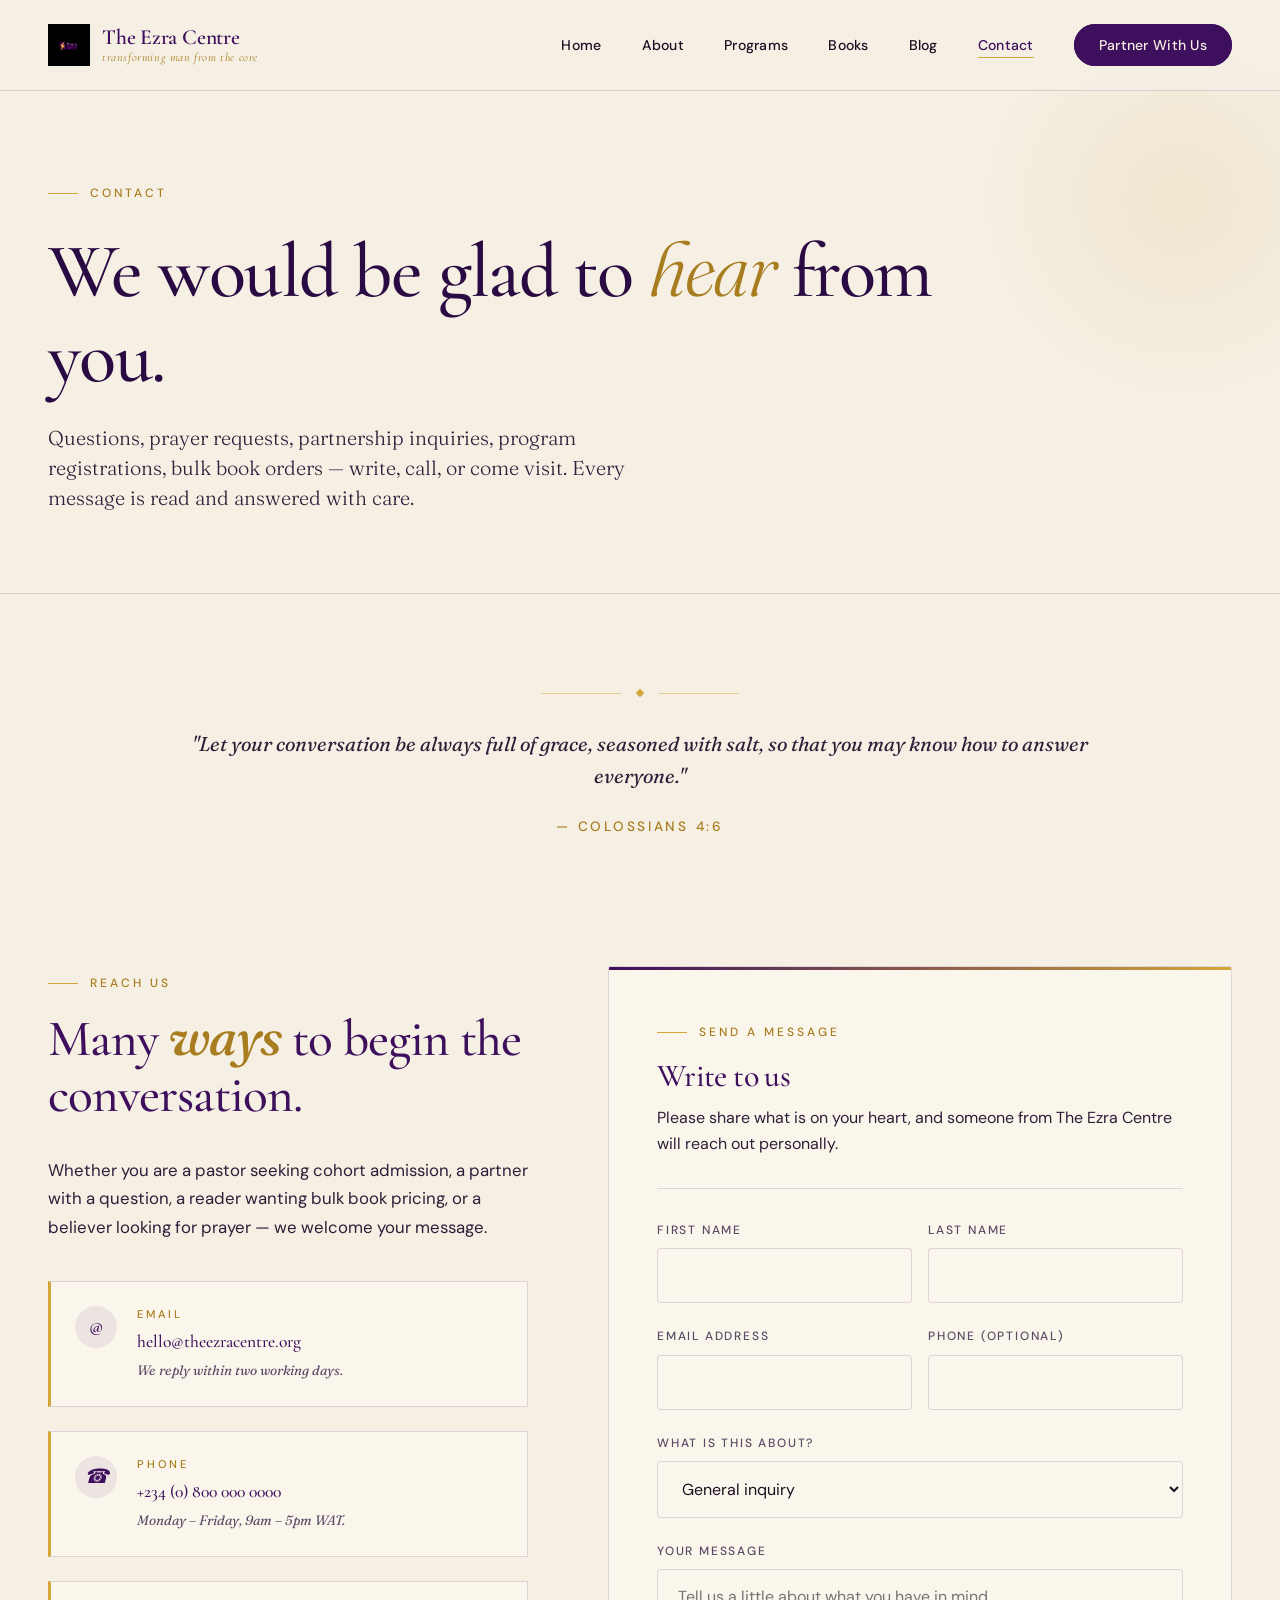
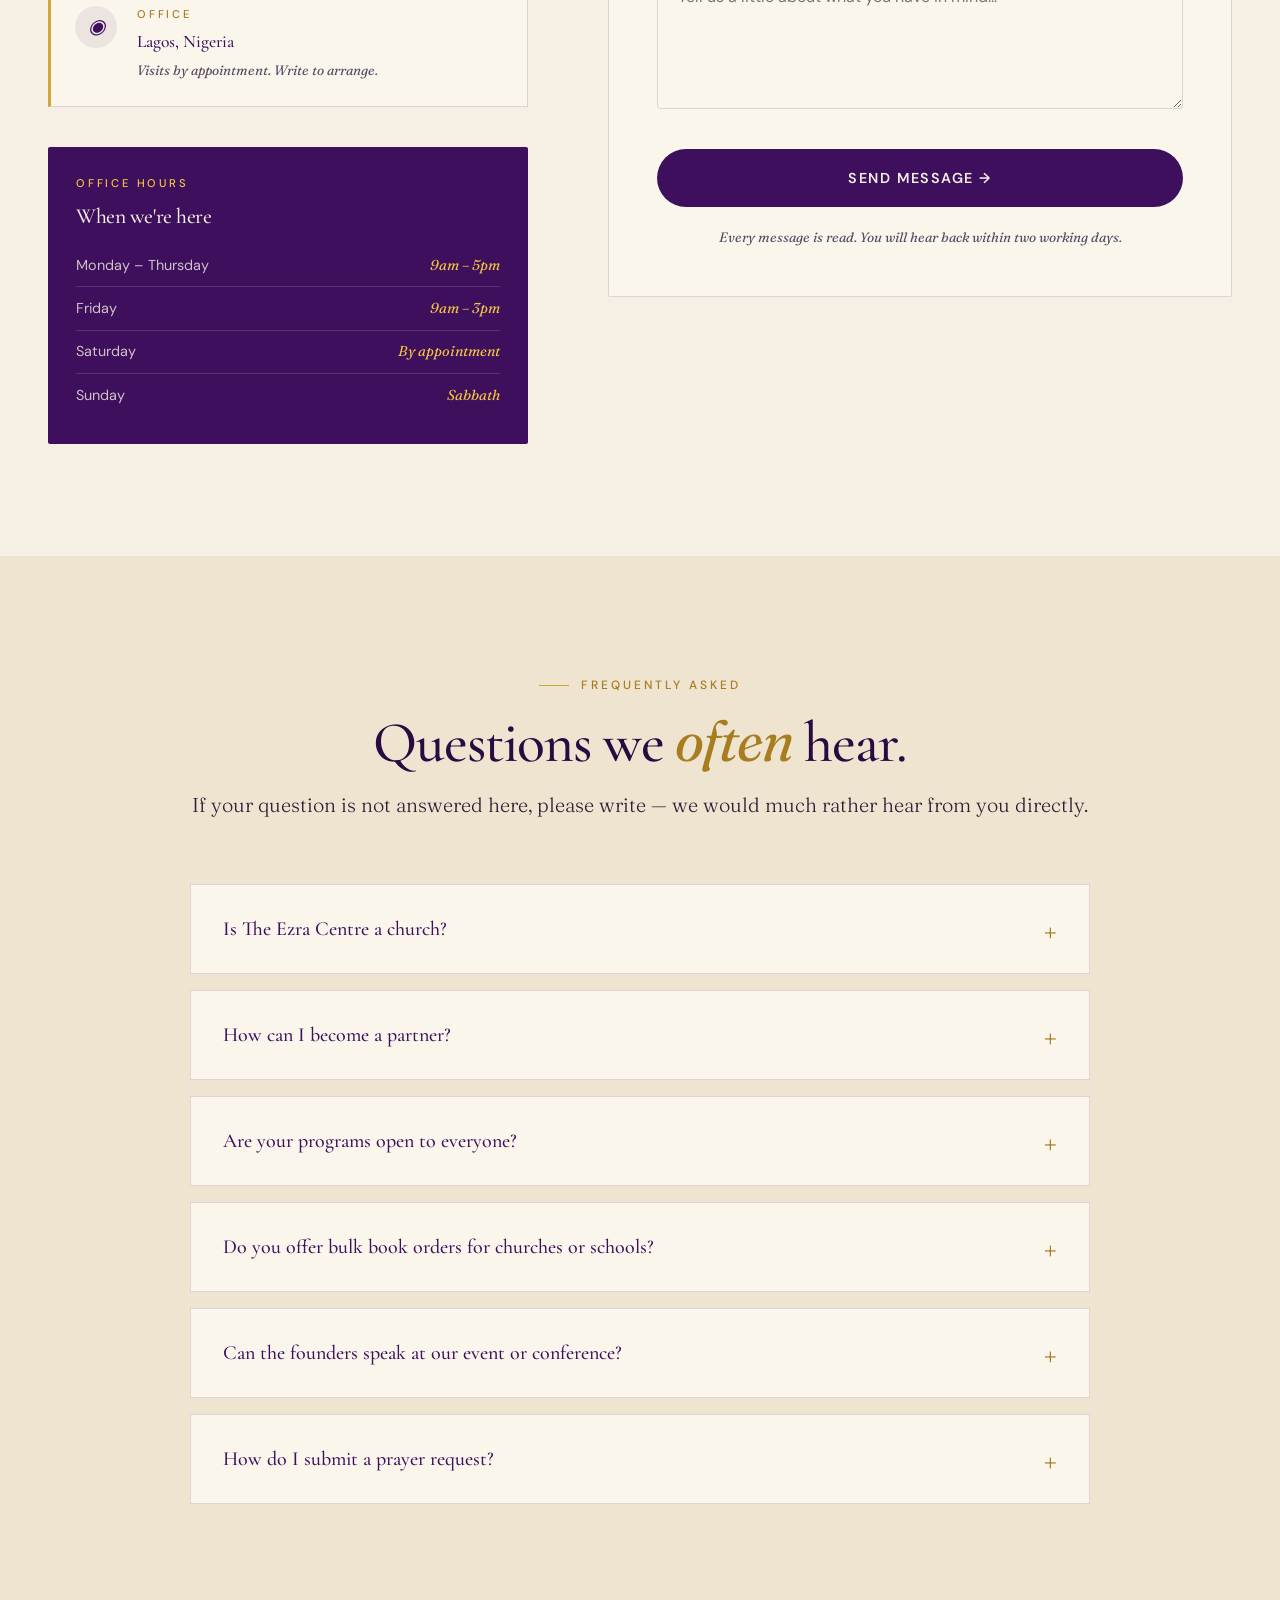
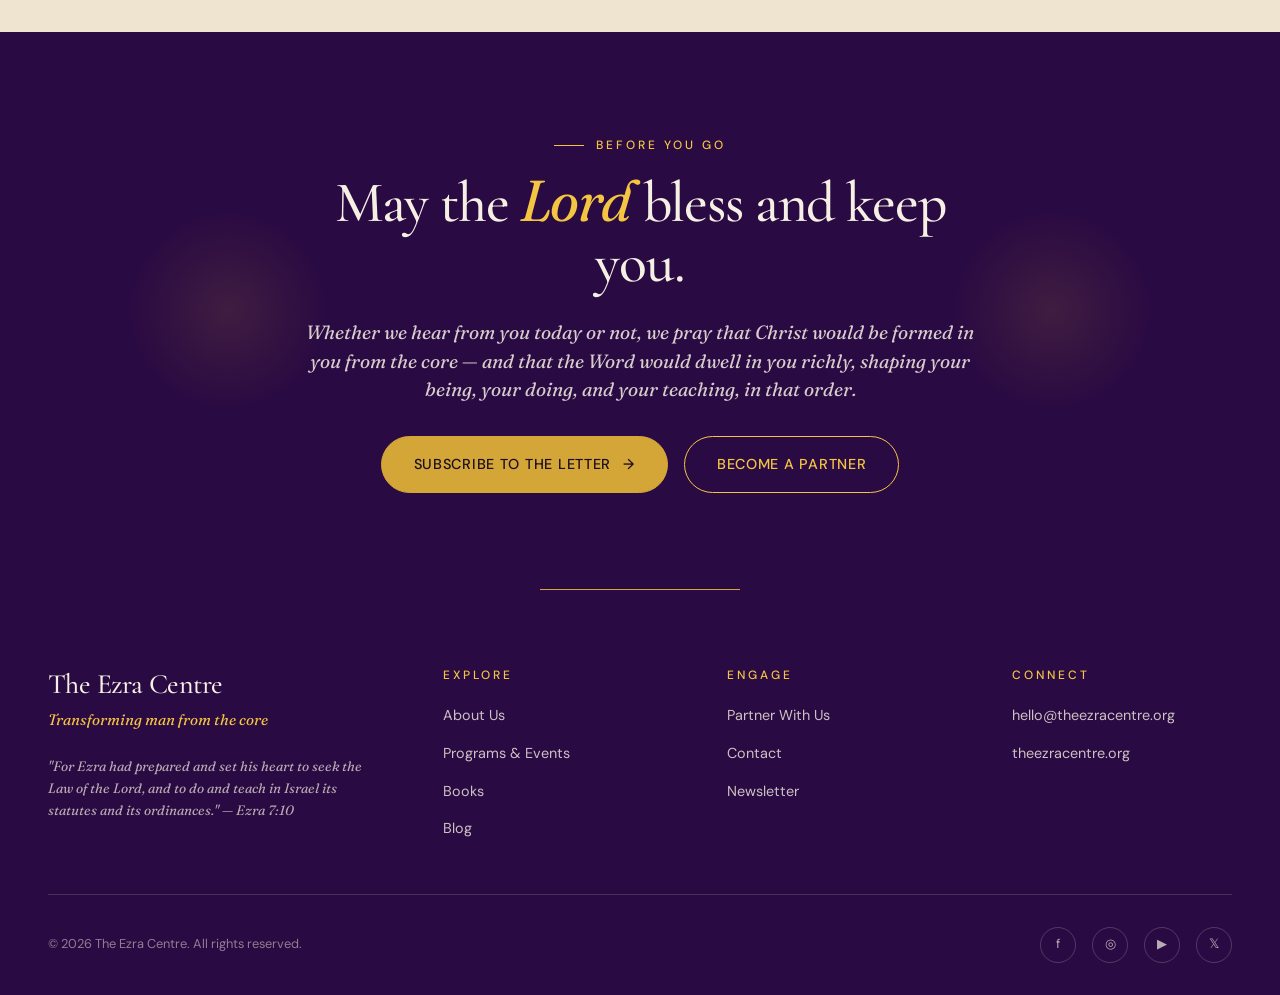
<file: contact.html>
<!DOCTYPE html>
<html lang="en">
<head>
<meta charset="UTF-8">
<meta name="viewport" content="width=device-width, initial-scale=1.0">
<title>Contact — The Ezra Centre</title>
<meta name="description" content="We would be glad to hear from you. Reach out with questions, prayer requests, partnership inquiries, or program registrations.">

<!-- Open Graph / Social sharing -->
<meta property="og:type" content="website">
<meta property="og:url" content="https://theezracentre.org/contact.html">
<meta property="og:title" content="Contact — The Ezra Centre">
<meta property="og:description" content="We would be glad to hear from you. Reach out with questions, prayer requests, partnership inquiries, or program registrations.">
<meta property="og:image" content="https://theezracentre.org/images/og-image.jpg">
<meta property="og:image:width" content="1200">
<meta property="og:image:height" content="630">
<meta property="og:site_name" content="The Ezra Centre">

<meta name="twitter:card" content="summary_large_image">
<meta name="twitter:url" content="https://theezracentre.org/contact.html">
<meta name="twitter:title" content="Contact — The Ezra Centre">
<meta name="twitter:description" content="We would be glad to hear from you. Reach out with questions, prayer requests, partnership inquiries, or program registrations.">
<meta name="twitter:image" content="https://theezracentre.org/images/og-image.jpg">

<meta name="theme-color" content="#3D0F5C">
<link rel="stylesheet" href="styles.css">
<link rel="icon" type="image/png" href="images/logo-color.png">
<style>
  /* ============ CONTACT PAGE ============ */
  .contact-intro {
    padding: 4rem 3rem;
    background: var(--cream);
  }

  .contact-intro-inner {
    max-width: 900px;
    margin: 0 auto;
    text-align: center;
  }

  .contact-intro p {
    font-family: var(--font-editorial);
    font-style: italic;
    font-size: 1.25rem;
    color: var(--ink-soft);
    line-height: 1.6;
  }

  /* ============ MAIN GRID ============ */
  .contact-main {
    padding: 4rem 3rem 7rem;
    background: var(--cream);
  }

  .contact-grid {
    max-width: 1300px;
    margin: 0 auto;
    display: grid;
    grid-template-columns: 1fr 1.3fr;
    gap: 5rem;
    align-items: start;
  }

  /* DETAILS SIDE */
  .contact-details {
    position: sticky;
    top: 120px;
  }

  .contact-details .eyebrow { margin-bottom: 1rem; }

  .contact-details h2 {
    font-size: clamp(2rem, 4vw, 3.25rem);
    margin-bottom: 2rem;
    color: var(--purple-deep);
  }

  .contact-details h2 em {
    font-family: var(--font-editorial);
    font-style: italic;
    color: var(--gold-deep);
  }

  .contact-details > p {
    font-size: 1.05rem;
    line-height: 1.7;
    color: var(--ink-soft);
    margin-bottom: 2.5rem;
  }

  .contact-channels {
    display: flex;
    flex-direction: column;
    gap: 1.5rem;
    margin-bottom: 2.5rem;
  }

  .channel {
    display: flex;
    gap: 1.25rem;
    padding: 1.5rem;
    background: var(--ivory);
    border: 1px solid var(--purple-mist);
    border-left: 3px solid var(--gold);
    transition: all 0.3s var(--ease-soft);
  }

  .channel:hover {
    border-color: var(--gold);
    border-left-color: var(--gold);
    transform: translateX(4px);
  }

  .channel-icon {
    flex-shrink: 0;
    width: 42px;
    height: 42px;
    background: var(--purple-veil);
    border-radius: 50%;
    display: flex;
    align-items: center;
    justify-content: center;
    font-family: var(--font-display);
    font-style: italic;
    font-size: 1.25rem;
    color: var(--purple-deep);
    font-weight: 500;
  }

  .channel-body .label {
    font-family: var(--font-body);
    font-size: 0.7rem;
    letter-spacing: 0.25em;
    text-transform: uppercase;
    color: var(--gold-deep);
    font-weight: 500;
    margin-bottom: 0.25rem;
  }

  .channel-body .value {
    font-family: var(--font-display);
    font-size: 1.1rem;
    color: var(--purple-deep);
    font-weight: 500;
    text-decoration: none;
    display: block;
  }

  .channel-body a.value:hover {
    color: var(--gold-deep);
  }

  .channel-body .note {
    font-family: var(--font-editorial);
    font-style: italic;
    font-size: 0.85rem;
    color: var(--ink-muted);
    margin-top: 0.25rem;
  }

  .contact-hours {
    background: var(--purple-deep);
    color: var(--cream);
    padding: 1.75rem;
    border-radius: 2px;
  }

  .contact-hours .label {
    font-family: var(--font-body);
    font-size: 0.7rem;
    letter-spacing: 0.25em;
    text-transform: uppercase;
    color: var(--gold-bright);
    margin-bottom: 0.75rem;
    font-weight: 500;
  }

  .contact-hours h4 {
    font-family: var(--font-display);
    color: var(--cream);
    font-size: 1.35rem;
    margin-bottom: 1rem;
  }

  .contact-hours .hours-row {
    display: flex;
    justify-content: space-between;
    padding: 0.6rem 0;
    border-bottom: 1px solid rgba(245, 239, 228, 0.15);
    font-size: 0.9rem;
  }

  .contact-hours .hours-row:last-child { border-bottom: none; }

  .contact-hours .hours-day {
    color: rgba(245, 239, 228, 0.8);
  }

  .contact-hours .hours-time {
    color: var(--gold-bright);
    font-family: var(--font-editorial);
    font-style: italic;
  }

  /* FORM */
  .contact-form-panel {
    background: var(--ivory);
    border: 1px solid var(--purple-mist);
    padding: 3rem;
    border-radius: 2px;
    position: relative;
    overflow: hidden;
  }

  .contact-form-panel::before {
    content: '';
    position: absolute;
    top: 0;
    left: 0;
    width: 100%;
    height: 3px;
    background: linear-gradient(90deg, var(--purple-deep), var(--gold));
  }

  .contact-form-panel .eyebrow { margin-bottom: 1rem; }

  .contact-form-panel h3 {
    font-size: 2rem;
    margin-bottom: 0.75rem;
    color: var(--purple-deep);
  }

  .contact-form-panel > p {
    color: var(--ink-soft);
    font-size: 1rem;
    line-height: 1.6;
    margin-bottom: 2rem;
    padding-bottom: 2rem;
    border-bottom: 1px solid var(--purple-mist);
  }

  .form-row {
    display: grid;
    grid-template-columns: 1fr 1fr;
    gap: 1rem;
  }

  .contact-submit {
    width: 100%;
    padding: 1.25rem;
    background: var(--purple-deep);
    color: var(--cream);
    border: none;
    border-radius: 100px;
    font-family: var(--font-body);
    font-size: 0.9rem;
    letter-spacing: 0.1em;
    text-transform: uppercase;
    font-weight: 600;
    cursor: pointer;
    transition: all 0.3s;
    margin-top: 0.5rem;
  }

  .contact-submit:hover {
    background: var(--gold);
    color: var(--ink);
    transform: translateY(-2px);
    box-shadow: 0 12px 30px rgba(212, 165, 55, 0.35);
  }

  .form-note {
    text-align: center;
    font-family: var(--font-editorial);
    font-style: italic;
    font-size: 0.85rem;
    color: var(--ink-muted);
    margin-top: 1.25rem;
  }

  /* ============ FAQ ============ */
  .faq {
    padding: 7rem 3rem;
    background: var(--cream-warm);
  }

  .faq-header {
    max-width: 900px;
    margin: 0 auto 4rem;
    text-align: center;
  }

  .faq-header h2 { margin: 1rem 0; }

  .faq-list {
    max-width: 900px;
    margin: 0 auto;
  }

  .faq-item {
    background: var(--ivory);
    border: 1px solid var(--purple-mist);
    margin-bottom: 1rem;
    transition: all 0.3s;
    overflow: hidden;
  }

  .faq-item:hover {
    border-color: var(--gold);
  }

  .faq-item[open] {
    border-color: var(--gold);
    box-shadow: 0 8px 24px rgba(61, 15, 92, 0.08);
  }

  .faq-question {
    padding: 1.75rem 2rem;
    cursor: pointer;
    font-family: var(--font-display);
    font-size: 1.25rem;
    color: var(--purple-deep);
    font-weight: 500;
    display: flex;
    justify-content: space-between;
    align-items: center;
    list-style: none;
    transition: color 0.3s;
  }

  .faq-question::-webkit-details-marker { display: none; }

  .faq-question::after {
    content: '+';
    font-family: var(--font-display);
    font-size: 2rem;
    color: var(--gold-deep);
    font-weight: 300;
    line-height: 1;
    transition: transform 0.3s;
  }

  .faq-item[open] .faq-question::after {
    content: '−';
    transform: rotate(0deg);
  }

  .faq-answer {
    padding: 0 2rem 1.75rem;
    color: var(--ink-soft);
    font-size: 1rem;
    line-height: 1.7;
  }

  /* ============ PRAYER CTA ============ */
  .prayer-cta {
    padding: 6rem 3rem;
    background: var(--purple-shadow);
    color: var(--cream);
    text-align: center;
    position: relative;
    overflow: hidden;
  }

  .prayer-cta::before {
    content: '';
    position: absolute;
    top: 50%;
    left: 10%;
    transform: translateY(-50%);
    width: 200px;
    height: 200px;
    background: radial-gradient(circle, var(--gold-veil) 0%, transparent 70%);
  }

  .prayer-cta::after {
    content: '';
    position: absolute;
    top: 50%;
    right: 10%;
    transform: translateY(-50%);
    width: 200px;
    height: 200px;
    background: radial-gradient(circle, var(--gold-veil) 0%, transparent 70%);
  }

  .prayer-cta-inner {
    max-width: 700px;
    margin: 0 auto;
    position: relative;
  }

  .prayer-cta .eyebrow { color: var(--gold-bright); }
  .prayer-cta .eyebrow::before { background: var(--gold-bright); }

  .prayer-cta h2 {
    color: var(--cream);
    margin: 1rem 0 1.5rem;
  }

  .prayer-cta h2 em { color: var(--gold-bright); font-style: italic; font-family: var(--font-editorial); }

  .prayer-cta p {
    font-family: var(--font-editorial);
    font-style: italic;
    font-size: 1.2rem;
    color: rgba(245, 239, 228, 0.85);
    margin-bottom: 2rem;
    line-height: 1.5;
  }

  /* ============ RESPONSIVE ============ */
  @media (max-width: 900px) {
    .contact-intro { padding: 3rem 1.5rem; }
    .contact-main { padding: 3rem 1.5rem 5rem; }
    .contact-grid { grid-template-columns: 1fr; gap: 3rem; }
    .contact-details { position: static; }
    .contact-form-panel { padding: 2rem 1.5rem; }
    .form-row { grid-template-columns: 1fr; }
    .faq { padding: 4rem 1.5rem; }
    .faq-question { padding: 1.5rem; font-size: 1.1rem; }
    .faq-answer { padding: 0 1.5rem 1.5rem; }
    .prayer-cta { padding: 4rem 1.5rem; }
  }
</style>
</head>
<body>

<!-- NAVIGATION -->
<nav class="nav">
  <div class="nav-inner">
    <a href="index.html" class="nav-brand">
      <img src="images/logo-color.png" alt="The Ezra Centre" class="nav-brand-mark">
      <div class="nav-brand-text">
        The Ezra Centre
        <em>transforming man from the core</em>
      </div>
    </a>
    <ul class="nav-links">
      <li><a href="index.html">Home</a></li>
      <li><a href="about.html">About</a></li>
      <li><a href="programs.html">Programs</a></li>
      <li><a href="books.html">Books</a></li>
      <li><a href="blog.html">Blog</a></li>
      <li><a href="contact.html" class="active">Contact</a></li>
      <li><a href="donate.html" class="nav-cta">Partner With Us</a></li>
    </ul>
    <button class="nav-burger" aria-label="Menu"><span></span><span></span><span></span></button>
  </div>
</nav>

<!-- PAGE HERO -->
<section class="page-hero">
  <div class="page-hero-inner">
    <div class="eyebrow reveal">Contact</div>
    <h1 class="reveal reveal-delay-1">We would be glad to <em style="font-family: var(--font-editorial); font-style: italic; font-weight:300; color: var(--gold-deep);">hear</em> from you.</h1>
    <p class="lede reveal reveal-delay-2">Questions, prayer requests, partnership inquiries, program registrations, bulk book orders — write, call, or come visit. Every message is read and answered with care.</p>
  </div>
</section>

<!-- INTRO SCRIPTURE -->
<section class="contact-intro">
  <div class="contact-intro-inner scroll-reveal">
    <div class="ornament"><div class="ornament-dot"></div></div>
    <p>"Let your conversation be always full of grace, seasoned with salt, so that you may know how to answer everyone."</p>
    <div class="scripture-ref" style="margin-top: 1.5rem;">Colossians 4:6</div>
  </div>
</section>

<!-- MAIN CONTACT -->
<section class="contact-main">
  <div class="contact-grid">
    <!-- LEFT: DETAILS -->
    <div class="contact-details scroll-reveal">
      <div class="eyebrow">Reach Us</div>
      <h2>Many <em>ways</em> to begin the conversation.</h2>
      <p>Whether you are a pastor seeking cohort admission, a partner with a question, a reader wanting bulk book pricing, or a believer looking for prayer — we welcome your message.</p>

      <div class="contact-channels">
        <div class="channel">
          <div class="channel-icon">@</div>
          <div class="channel-body">
            <div class="label">Email</div>
            <a href="mailto:hello@theezracentre.org" class="value">hello@theezracentre.org</a>
            <div class="note">We reply within two working days.</div>
          </div>
        </div>

        <div class="channel">
          <div class="channel-icon">☎</div>
          <div class="channel-body">
            <div class="label">Phone</div>
            <a href="tel:+2348000000000" class="value">+234 (0) 800 000 0000</a>
            <div class="note">Monday – Friday, 9am – 5pm WAT.</div>
          </div>
        </div>

        <div class="channel">
          <div class="channel-icon">◉</div>
          <div class="channel-body">
            <div class="label">Office</div>
            <div class="value">Lagos, Nigeria</div>
            <div class="note">Visits by appointment. Write to arrange.</div>
          </div>
        </div>
      </div>

      <div class="contact-hours">
        <div class="label">Office Hours</div>
        <h4>When we're here</h4>
        <div class="hours-row">
          <span class="hours-day">Monday – Thursday</span>
          <span class="hours-time">9am – 5pm</span>
        </div>
        <div class="hours-row">
          <span class="hours-day">Friday</span>
          <span class="hours-time">9am – 3pm</span>
        </div>
        <div class="hours-row">
          <span class="hours-day">Saturday</span>
          <span class="hours-time">By appointment</span>
        </div>
        <div class="hours-row">
          <span class="hours-day">Sunday</span>
          <span class="hours-time">Sabbath</span>
        </div>
      </div>
    </div>

    <!-- RIGHT: FORM -->
    <div class="contact-form-panel scroll-reveal">
      <div class="eyebrow">Send a Message</div>
      <h3>Write to us</h3>
      <p>Please share what is on your heart, and someone from The Ezra Centre will reach out personally.</p>

      <div class="form-row">
        <div class="form-group">
          <label class="form-label">First Name</label>
          <input type="text" class="form-input" required>
        </div>
        <div class="form-group">
          <label class="form-label">Last Name</label>
          <input type="text" class="form-input" required>
        </div>
      </div>

      <div class="form-row">
        <div class="form-group">
          <label class="form-label">Email Address</label>
          <input type="email" class="form-input" required>
        </div>
        <div class="form-group">
          <label class="form-label">Phone (Optional)</label>
          <input type="tel" class="form-input">
        </div>
      </div>

      <div class="form-group">
        <label class="form-label">What is this about?</label>
        <select class="form-select">
          <option>General inquiry</option>
          <option>Partnership / giving</option>
          <option>Program registration</option>
          <option>Leadership cohort application</option>
          <option>Book order / bulk pricing</option>
          <option>Media or speaking request</option>
          <option>Prayer request</option>
          <option>Other</option>
        </select>
      </div>

      <div class="form-group">
        <label class="form-label">Your Message</label>
        <textarea class="form-textarea" placeholder="Tell us a little about what you have in mind..." required></textarea>
      </div>

      <button type="submit" class="contact-submit" onclick="handleContactSubmit(event)">Send Message →</button>
      <div class="form-note">Every message is read. You will hear back within two working days.</div>
    </div>
  </div>
</section>

<!-- FAQ -->
<section class="faq">
  <div class="faq-header scroll-reveal">
    <div class="eyebrow">Frequently Asked</div>
    <h2 class="h-section">Questions we <em style="font-family: var(--font-editorial); font-style: italic; color: var(--gold-deep);">often</em> hear.</h2>
    <p class="lede">If your question is not answered here, please write — we would much rather hear from you directly.</p>
  </div>
  <div class="faq-list">

    <details class="faq-item scroll-reveal">
      <summary class="faq-question">Is The Ezra Centre a church?</summary>
      <div class="faq-answer">No. The Ezra Centre is a teaching and formation ministry that exists alongside the local church, not in place of it. We equip saints and serve leaders — we do not gather as a congregation for Sunday worship. We strongly encourage every participant in our programs to be rooted in a faithful local church.</div>
    </details>

    <details class="faq-item scroll-reveal">
      <summary class="faq-question">How can I become a partner?</summary>
      <div class="faq-answer">You can partner through regular monthly giving at any level — Friend, Companion, or Patron — or through one-time gifts, bank transfers, legacy giving, or in-kind contributions. Visit our <a href="donate.html" style="color: var(--gold-deep);">Partner page</a> for the full details, or simply write to us.</div>
    </details>

    <details class="faq-item scroll-reveal">
      <summary class="faq-question">Are your programs open to everyone?</summary>
      <div class="faq-answer">Our teaching intensives and online seminars are open to all. The annual retreat is by registration with limited capacity. Our leadership cohorts are by application only, as they require sustained, close fellowship over many months.</div>
    </details>

    <details class="faq-item scroll-reveal">
      <summary class="faq-question">Do you offer bulk book orders for churches or schools?</summary>
      <div class="faq-answer">Yes — we offer meaningful discounts for churches, seminaries, study groups, and cohorts. Select "Book order / bulk pricing" in the contact form above and we will send you a tailored quote.</div>
    </details>

    <details class="faq-item scroll-reveal">
      <summary class="faq-question">Can the founders speak at our event or conference?</summary>
      <div class="faq-answer">The founders accept a limited number of external speaking invitations each year, as the integrity of the ministry requires that teaching flow from a settled life rather than a travel schedule. Please write with full details of your event and we will respond prayerfully.</div>
    </details>

    <details class="faq-item scroll-reveal">
      <summary class="faq-question">How do I submit a prayer request?</summary>
      <div class="faq-answer">Use the form above and select "Prayer request" from the subject dropdown. Your request will be treated in strict confidence and brought before the Lord. We do not share requests publicly unless you specifically ask us to.</div>
    </details>

  </div>
</section>

<!-- PRAYER CTA -->
<section class="prayer-cta">
  <div class="prayer-cta-inner scroll-reveal">
    <div class="eyebrow">Before You Go</div>
    <h2 class="h-section">May the <em>Lord</em> bless and keep you.</h2>
    <p>Whether we hear from you today or not, we pray that Christ would be formed in you from the core — and that the Word would dwell in you richly, shaping your being, your doing, and your teaching, in that order.</p>
    <div style="display: flex; gap: 1rem; justify-content: center; flex-wrap: wrap; margin-top: 1.5rem;">
      <a href="index.html#newsletter" class="btn btn-gold">Subscribe to the Letter <span class="btn-arrow">→</span></a>
      <a href="donate.html" class="btn btn-secondary" style="color: var(--gold-bright); border-color: var(--gold-bright);">Become a Partner</a>
    </div>
  </div>
</section>

<!-- FOOTER -->
<footer class="footer">
  <div class="footer-grid">
    <div class="footer-brand">
      <h3>The Ezra Centre</h3>
      <p>Transforming man from the core</p>
      <p class="footer-verse">"For Ezra had prepared and set his heart to seek the Law of the Lord, and to do and teach in Israel its statutes and its ordinances." — Ezra 7:10</p>
    </div>
    <div class="footer-col">
      <h4>Explore</h4>
      <ul>
        <li><a href="about.html">About Us</a></li>
        <li><a href="programs.html">Programs & Events</a></li>
        <li><a href="books.html">Books</a></li>
        <li><a href="blog.html">Blog</a></li>
      </ul>
    </div>
    <div class="footer-col">
      <h4>Engage</h4>
      <ul>
        <li><a href="donate.html">Partner With Us</a></li>
        <li><a href="contact.html">Contact</a></li>
        <li><a href="index.html#newsletter">Newsletter</a></li>
      </ul>
    </div>
    <div class="footer-col">
      <h4>Connect</h4>
      <ul>
        <li><a href="mailto:hello@theezracentre.org">hello@theezracentre.org</a></li>
        <li><a href="#">theezracentre.org</a></li>
      </ul>
    </div>
  </div>
  <div class="footer-bottom">
    <div>© 2026 The Ezra Centre. All rights reserved.</div>
    <div class="footer-social">
      <a href="#" aria-label="Facebook">f</a>
      <a href="#" aria-label="Instagram">◎</a>
      <a href="#" aria-label="YouTube">▶</a>
      <a href="#" aria-label="Twitter">𝕏</a>
    </div>
  </div>
</footer>

<script>
  const observer = new IntersectionObserver((entries) => {
    entries.forEach(entry => { if (entry.isIntersecting) entry.target.classList.add('is-visible'); });
  }, { threshold: 0.1, rootMargin: '0px 0px -50px 0px' });
  document.querySelectorAll('.scroll-reveal').forEach(el => observer.observe(el));

  function handleContactSubmit(e) {
    e.preventDefault();
    const btn = e.target;
    btn.textContent = 'Message Sent ✓';
    btn.style.background = 'var(--gold)';
    btn.style.color = 'var(--ink)';
    // Reset form fields
    document.querySelectorAll('.contact-form-panel input, .contact-form-panel textarea').forEach(el => el.value = '');
    setTimeout(() => {
      btn.textContent = 'Send Message →';
      btn.style.background = '';
      btn.style.color = '';
    }, 4000);
  }

  // Mobile nav
  (function() {
    var burger = document.querySelector('.nav-burger');
    var navLinks = document.querySelector('.nav-links');
    if (!burger || !navLinks) return;
    var overlay = document.createElement('div');
    overlay.className = 'nav-overlay';
    var ul = document.createElement('ul');
    ul.className = 'nav-overlay-links';
    navLinks.querySelectorAll('a').forEach(function(a) {
      var li = document.createElement('li');
      li.appendChild(a.cloneNode(true));
      ul.appendChild(li);
    });
    overlay.appendChild(ul);
    document.body.appendChild(overlay);
    burger.addEventListener('click', function() {
      burger.classList.toggle('is-open');
      overlay.classList.toggle('is-open');
      document.body.style.overflow = overlay.classList.contains('is-open') ? 'hidden' : '';
    });
    overlay.querySelectorAll('a').forEach(function(a) {
      a.addEventListener('click', function() {
        burger.classList.remove('is-open');
        overlay.classList.remove('is-open');
        document.body.style.overflow = '';
      });
    });
  })();
</script>

</body>
</html>
</file>
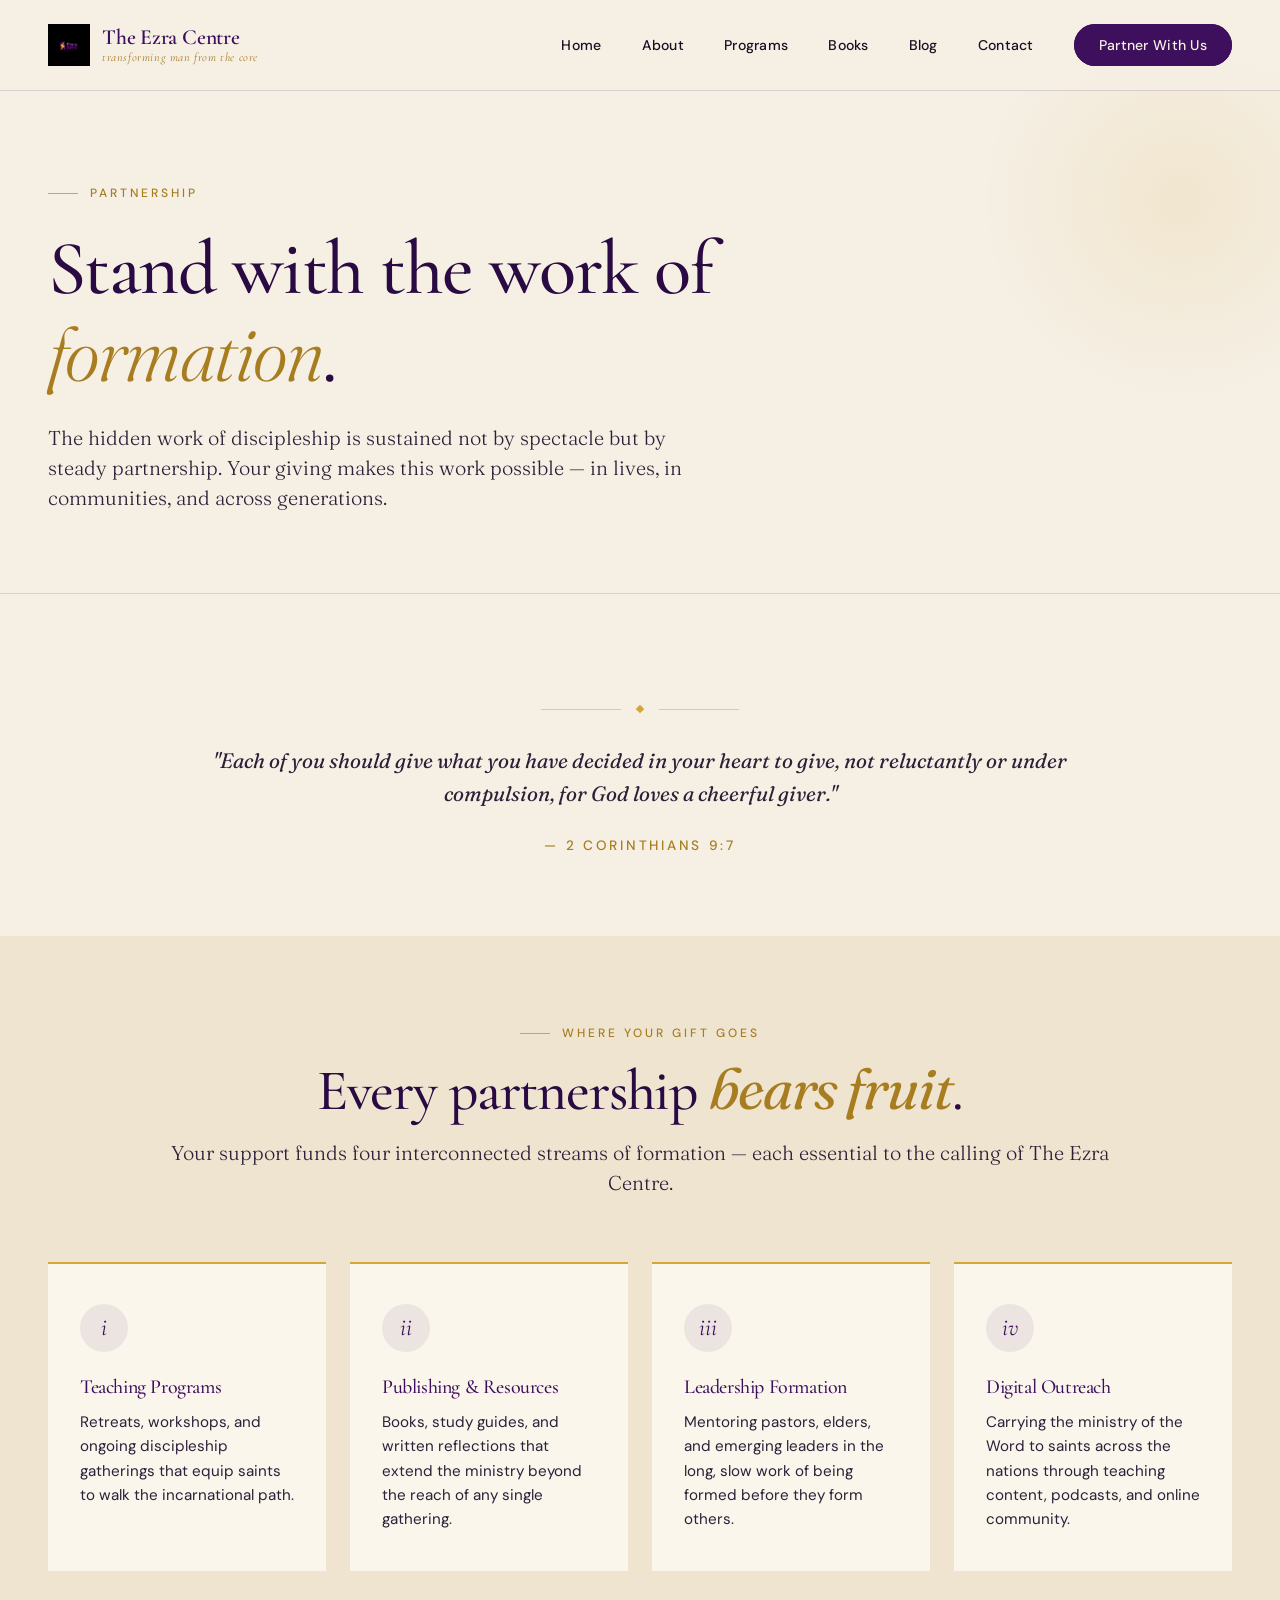
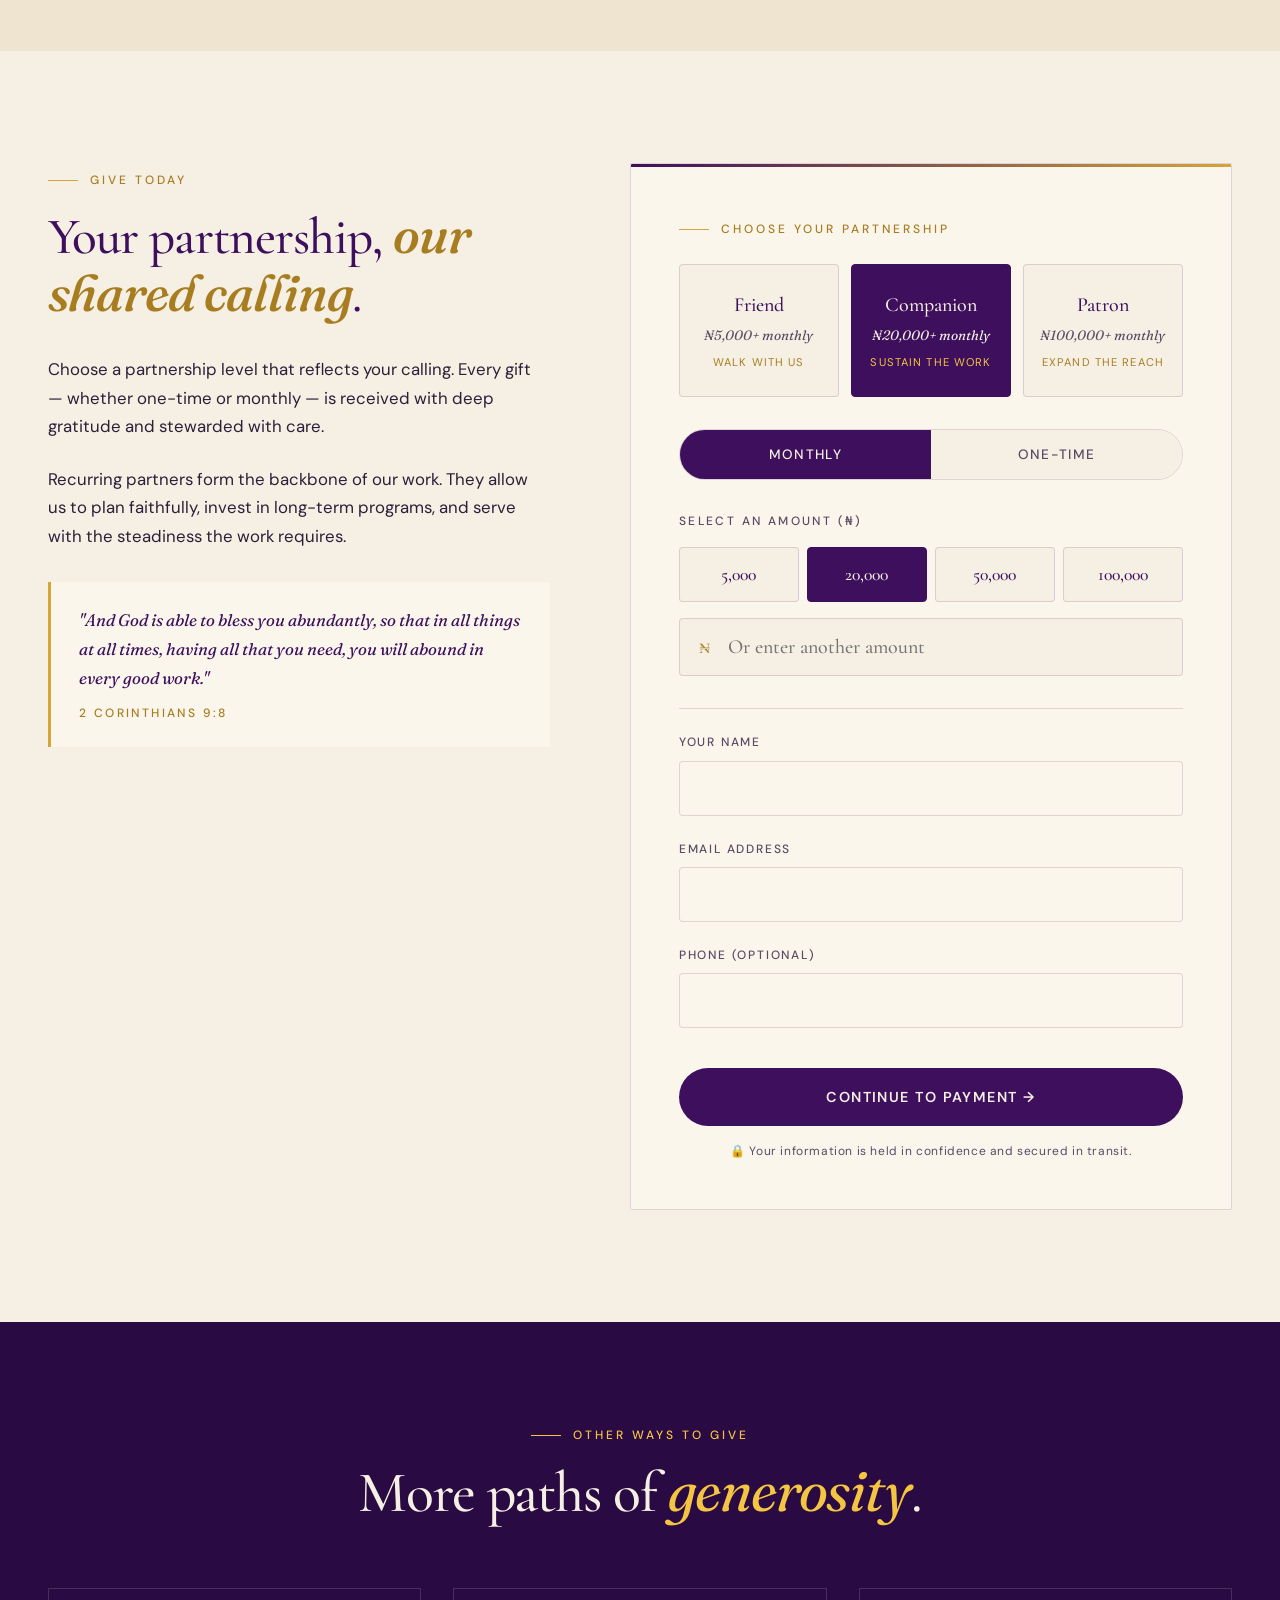
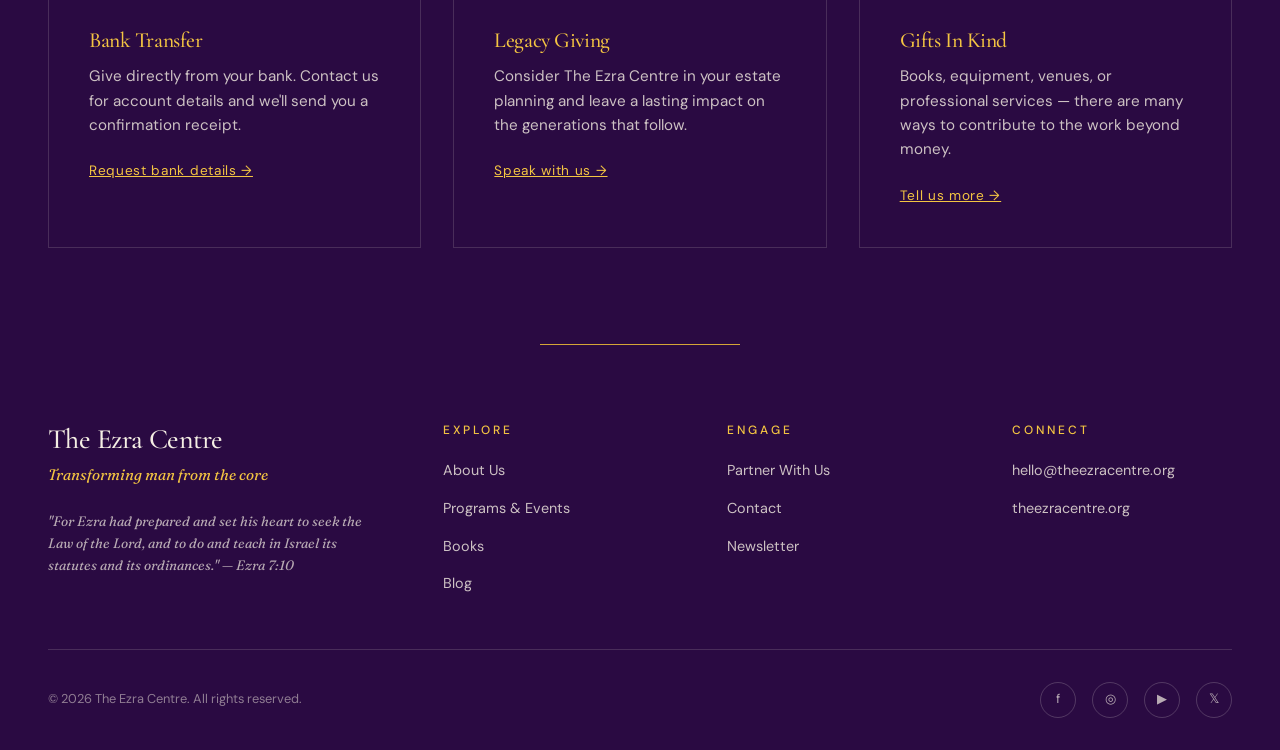
<file: donate.html>
<!DOCTYPE html>
<html lang="en">
<head>
<meta charset="UTF-8">
<meta name="viewport" content="width=device-width, initial-scale=1.0">
<title>Partner With Us — The Ezra Centre</title>
<meta name="description" content="Stand with the work of formation. Become a Friend, Companion, or Patron of The Ezra Centre and help equip the saints for spiritual maturity.">

<!-- Open Graph / Social sharing -->
<meta property="og:type" content="website">
<meta property="og:url" content="https://theezracentre.org/donate.html">
<meta property="og:title" content="Partner With Us — The Ezra Centre">
<meta property="og:description" content="Stand with the work of formation. Become a Friend, Companion, or Patron of The Ezra Centre and help equip the saints for spiritual maturity.">
<meta property="og:image" content="https://theezracentre.org/images/og-image.jpg">
<meta property="og:image:width" content="1200">
<meta property="og:image:height" content="630">
<meta property="og:site_name" content="The Ezra Centre">

<meta name="twitter:card" content="summary_large_image">
<meta name="twitter:url" content="https://theezracentre.org/donate.html">
<meta name="twitter:title" content="Partner With Us — The Ezra Centre">
<meta name="twitter:description" content="Stand with the work of formation. Become a Friend, Companion, or Patron of The Ezra Centre and help equip the saints for spiritual maturity.">
<meta name="twitter:image" content="https://theezracentre.org/images/og-image.jpg">

<meta name="theme-color" content="#3D0F5C">
<link rel="stylesheet" href="styles.css">
<link rel="icon" type="image/png" href="images/logo-color.png">
<style>
  /* ============ DONATE PAGE ============ */
  .donate-intro {
    padding: 5rem 3rem;
    background: var(--cream);
  }

  .donate-intro-inner {
    max-width: 900px;
    margin: 0 auto;
    text-align: center;
  }

  .donate-intro h2 { margin: 1rem 0; }

  .donate-intro p {
    font-family: var(--font-editorial);
    font-style: italic;
    font-size: 1.3rem;
    color: var(--ink-soft);
    line-height: 1.6;
  }

  /* ============ IMPACT AREAS ============ */
  .impact {
    padding: 5rem 3rem;
    background: var(--cream-warm);
  }

  .impact-header {
    max-width: 1000px;
    margin: 0 auto 4rem;
    text-align: center;
  }

  .impact-header h2 { margin: 1rem 0 1rem; }

  .impact-grid {
    max-width: 1300px;
    margin: 0 auto;
    display: grid;
    grid-template-columns: repeat(4, 1fr);
    gap: 1.5rem;
  }

  .impact-item {
    background: var(--ivory);
    padding: 2.5rem 2rem;
    text-align: left;
    border-top: 2px solid var(--gold);
    transition: all 0.3s;
  }

  .impact-item:hover {
    transform: translateY(-4px);
    box-shadow: 0 15px 30px rgba(61, 15, 92, 0.1);
  }

  .impact-icon {
    width: 48px;
    height: 48px;
    display: flex;
    align-items: center;
    justify-content: center;
    background: var(--purple-veil);
    border-radius: 50%;
    margin-bottom: 1.5rem;
    font-family: var(--font-display);
    font-size: 1.5rem;
    font-style: italic;
    color: var(--purple-deep);
  }

  .impact-item h3 {
    font-size: 1.25rem;
    margin-bottom: 0.75rem;
    color: var(--purple-deep);
  }

  .impact-item p {
    font-size: 0.95rem;
    line-height: 1.6;
    color: var(--ink-soft);
  }

  /* ============ GIVING ============ */
  .giving {
    padding: 7rem 3rem;
    background: var(--cream);
  }

  .giving-grid {
    max-width: 1300px;
    margin: 0 auto;
    display: grid;
    grid-template-columns: 1fr 1.2fr;
    gap: 5rem;
    align-items: start;
  }

  .giving-side {
    position: sticky;
    top: 120px;
  }

  .giving-side .eyebrow { margin-bottom: 1rem; }

  .giving-side h2 {
    font-size: clamp(2rem, 4vw, 3.5rem);
    margin-bottom: 2rem;
    color: var(--purple-deep);
  }

  .giving-side h2 em {
    font-family: var(--font-editorial);
    font-style: italic;
    color: var(--gold-deep);
  }

  .giving-side p {
    font-size: 1.05rem;
    line-height: 1.7;
    color: var(--ink-soft);
    margin-bottom: 1.5rem;
  }

  .giving-verse {
    background: var(--ivory);
    border-left: 3px solid var(--gold);
    padding: 1.5rem 1.75rem;
    margin-top: 2rem;
  }

  .giving-verse p {
    font-family: var(--font-editorial);
    font-style: italic;
    font-size: 1.05rem;
    color: var(--purple-deep);
    margin: 0;
  }

  .giving-verse-ref {
    font-family: var(--font-body);
    font-size: 0.75rem;
    letter-spacing: 0.2em;
    text-transform: uppercase;
    color: var(--gold-deep);
    margin-top: 0.75rem;
    font-weight: 500;
    display: block;
  }

  /* FORM PANEL */
  .giving-panel {
    background: var(--ivory);
    border: 1px solid var(--purple-mist);
    padding: 3rem;
    border-radius: 2px;
    position: relative;
    overflow: hidden;
  }

  .giving-panel::before {
    content: '';
    position: absolute;
    top: 0;
    left: 0;
    width: 100%;
    height: 3px;
    background: linear-gradient(90deg, var(--purple-deep), var(--gold));
  }

  /* TIERS */
  .tiers {
    display: grid;
    grid-template-columns: repeat(3, 1fr);
    gap: 0.75rem;
    margin-bottom: 2rem;
  }

  .tier {
    padding: 1.5rem 1rem;
    border: 1.5px solid var(--purple-mist);
    background: var(--cream);
    border-radius: 4px;
    cursor: pointer;
    text-align: center;
    transition: all 0.3s;
    position: relative;
  }

  .tier:hover {
    border-color: var(--gold);
  }

  .tier.active {
    border-color: var(--purple-deep);
    background: var(--purple-deep);
    color: var(--cream);
  }

  .tier.active .tier-name,
  .tier.active .tier-amount {
    color: var(--cream);
  }

  .tier.active .tier-desc {
    color: var(--gold-bright);
  }

  .tier-name {
    font-family: var(--font-display);
    font-size: 1.25rem;
    color: var(--purple-deep);
    margin-bottom: 0.25rem;
    font-weight: 500;
  }

  .tier-amount {
    font-family: var(--font-editorial);
    font-style: italic;
    font-size: 0.85rem;
    color: var(--ink-muted);
  }

  .tier-desc {
    font-family: var(--font-body);
    font-size: 0.7rem;
    letter-spacing: 0.1em;
    text-transform: uppercase;
    color: var(--gold-deep);
    margin-top: 0.5rem;
  }

  /* AMOUNT BUTTONS */
  .amounts-label {
    font-family: var(--font-body);
    font-size: 0.75rem;
    letter-spacing: 0.2em;
    text-transform: uppercase;
    color: var(--ink-muted);
    margin-bottom: 1rem;
    font-weight: 500;
  }

  .amounts {
    display: grid;
    grid-template-columns: repeat(4, 1fr);
    gap: 0.5rem;
    margin-bottom: 1rem;
  }

  .amount-btn {
    padding: 1rem;
    background: var(--cream);
    border: 1.5px solid var(--purple-mist);
    border-radius: 4px;
    font-family: var(--font-display);
    font-size: 1.1rem;
    font-weight: 500;
    color: var(--purple-deep);
    cursor: pointer;
    transition: all 0.25s;
  }

  .amount-btn:hover {
    border-color: var(--gold);
  }

  .amount-btn.active {
    background: var(--purple-deep);
    color: var(--cream);
    border-color: var(--purple-deep);
  }

  .custom-amount {
    position: relative;
    margin-bottom: 2rem;
  }

  .custom-amount input {
    width: 100%;
    padding: 1rem 1.25rem 1rem 3rem;
    background: var(--cream);
    border: 1.5px solid var(--purple-mist);
    border-radius: 4px;
    font-family: var(--font-display);
    font-size: 1.25rem;
    color: var(--purple-deep);
    font-weight: 500;
  }

  .custom-amount input:focus {
    outline: none;
    border-color: var(--gold);
  }

  .custom-amount::before {
    content: '₦';
    position: absolute;
    left: 1.25rem;
    top: 50%;
    transform: translateY(-50%);
    font-family: var(--font-display);
    font-size: 1.25rem;
    color: var(--gold-deep);
    font-weight: 500;
  }

  /* FREQUENCY */
  .frequency {
    display: grid;
    grid-template-columns: repeat(2, 1fr);
    gap: 0;
    margin-bottom: 2rem;
    border: 1.5px solid var(--purple-mist);
    border-radius: 100px;
    overflow: hidden;
  }

  .freq-btn {
    padding: 1rem;
    background: var(--cream);
    border: none;
    font-family: var(--font-body);
    font-size: 0.85rem;
    letter-spacing: 0.1em;
    text-transform: uppercase;
    color: var(--ink-muted);
    cursor: pointer;
    transition: all 0.25s;
    font-weight: 500;
  }

  .freq-btn.active {
    background: var(--purple-deep);
    color: var(--cream);
  }

  /* CONTACT FIELDS */
  .contact-fields {
    padding-top: 1.5rem;
    border-top: 1px solid var(--purple-mist);
  }

  .submit-btn {
    width: 100%;
    padding: 1.25rem;
    background: var(--purple-deep);
    color: var(--cream);
    border: none;
    border-radius: 100px;
    font-family: var(--font-body);
    font-size: 0.9rem;
    letter-spacing: 0.1em;
    text-transform: uppercase;
    font-weight: 600;
    cursor: pointer;
    transition: all 0.3s;
    margin-top: 1rem;
  }

  .submit-btn:hover {
    background: var(--gold);
    color: var(--ink);
    transform: translateY(-2px);
    box-shadow: 0 12px 30px rgba(212, 165, 55, 0.35);
  }

  .secure-note {
    text-align: center;
    font-family: var(--font-body);
    font-size: 0.75rem;
    color: var(--ink-muted);
    margin-top: 1rem;
    letter-spacing: 0.05em;
  }

  /* ============ OTHER WAYS ============ */
  .other-ways {
    padding: 6rem 3rem;
    background: var(--purple-shadow);
    color: var(--cream);
  }

  .other-ways-header {
    max-width: 800px;
    margin: 0 auto 4rem;
    text-align: center;
  }

  .other-ways-header .eyebrow { color: var(--gold-bright); }
  .other-ways-header .eyebrow::before { background: var(--gold-bright); }
  .other-ways-header h2 { color: var(--cream); margin: 1rem 0; }
  .other-ways-header h2 em { color: var(--gold-bright); font-style: italic; font-family: var(--font-editorial); }

  .other-ways-grid {
    max-width: 1200px;
    margin: 0 auto;
    display: grid;
    grid-template-columns: repeat(3, 1fr);
    gap: 2rem;
  }

  .other-way {
    padding: 2.5rem;
    border: 1px solid rgba(245, 239, 228, 0.15);
    transition: all 0.3s;
  }

  .other-way:hover {
    border-color: var(--gold);
    background: rgba(212, 165, 55, 0.05);
  }

  .other-way h3 {
    color: var(--gold-bright);
    font-size: 1.35rem;
    margin-bottom: 0.75rem;
  }

  .other-way p {
    color: rgba(245, 239, 228, 0.8);
    font-size: 0.95rem;
    line-height: 1.6;
    margin-bottom: 1.25rem;
  }

  .other-way-detail {
    font-family: var(--font-body);
    font-size: 0.85rem;
    color: var(--gold-bright);
    letter-spacing: 0.05em;
  }

  @media (max-width: 900px) {
    .donate-intro { padding: 3rem 1.5rem; }
    .impact { padding: 4rem 1.5rem; }
    .impact-grid { grid-template-columns: 1fr 1fr; }
    .giving { padding: 4rem 1.5rem; }
    .giving-grid { grid-template-columns: 1fr; gap: 3rem; }
    .giving-side { position: static; }
    .giving-panel { padding: 2rem 1.5rem; }
    .tiers { grid-template-columns: 1fr; }
    .amounts { grid-template-columns: repeat(2, 1fr); }
    .other-ways { padding: 4rem 1.5rem; }
    .other-ways-grid { grid-template-columns: 1fr; }
  }

  @media (max-width: 500px) {
    .impact-grid { grid-template-columns: 1fr; }
  }
</style>
</head>
<body>

<!-- NAVIGATION -->
<nav class="nav">
  <div class="nav-inner">
    <a href="index.html" class="nav-brand">
      <img src="images/logo-color.png" alt="The Ezra Centre" class="nav-brand-mark">
      <div class="nav-brand-text">
        The Ezra Centre
        <em>transforming man from the core</em>
      </div>
    </a>
    <ul class="nav-links">
      <li><a href="index.html">Home</a></li>
      <li><a href="about.html">About</a></li>
      <li><a href="programs.html">Programs</a></li>
      <li><a href="books.html">Books</a></li>
      <li><a href="blog.html">Blog</a></li>
      <li><a href="contact.html">Contact</a></li>
      <li><a href="donate.html" class="nav-cta active">Partner With Us</a></li>
    </ul>
    <button class="nav-burger" aria-label="Menu"><span></span><span></span><span></span></button>
  </div>
</nav>

<!-- PAGE HERO -->
<section class="page-hero">
  <div class="page-hero-inner">
    <div class="eyebrow reveal">Partnership</div>
    <h1 class="reveal reveal-delay-1">Stand with the work of <em style="font-family: var(--font-editorial); font-style: italic; font-weight:300; color: var(--gold-deep);">formation</em>.</h1>
    <p class="lede reveal reveal-delay-2">The hidden work of discipleship is sustained not by spectacle but by steady partnership. Your giving makes this work possible — in lives, in communities, and across generations.</p>
  </div>
</section>

<!-- INTRO -->
<section class="donate-intro">
  <div class="donate-intro-inner scroll-reveal">
    <div class="ornament"><div class="ornament-dot"></div></div>
    <p>"Each of you should give what you have decided in your heart to give, not reluctantly or under compulsion, for God loves a cheerful giver."</p>
    <div class="scripture-ref" style="margin-top: 1.5rem;">2 Corinthians 9:7</div>
  </div>
</section>

<!-- IMPACT -->
<section class="impact">
  <div class="impact-header scroll-reveal">
    <div class="eyebrow">Where Your Gift Goes</div>
    <h2 class="h-section">Every partnership <em style="font-family: var(--font-editorial); font-style: italic; color: var(--gold-deep);">bears fruit</em>.</h2>
    <p class="lede">Your support funds four interconnected streams of formation — each essential to the calling of The Ezra Centre.</p>
  </div>
  <div class="impact-grid">
    <div class="impact-item scroll-reveal">
      <div class="impact-icon">i</div>
      <h3>Teaching Programs</h3>
      <p>Retreats, workshops, and ongoing discipleship gatherings that equip saints to walk the incarnational path.</p>
    </div>
    <div class="impact-item scroll-reveal">
      <div class="impact-icon">ii</div>
      <h3>Publishing & Resources</h3>
      <p>Books, study guides, and written reflections that extend the ministry beyond the reach of any single gathering.</p>
    </div>
    <div class="impact-item scroll-reveal">
      <div class="impact-icon">iii</div>
      <h3>Leadership Formation</h3>
      <p>Mentoring pastors, elders, and emerging leaders in the long, slow work of being formed before they form others.</p>
    </div>
    <div class="impact-item scroll-reveal">
      <div class="impact-icon">iv</div>
      <h3>Digital Outreach</h3>
      <p>Carrying the ministry of the Word to saints across the nations through teaching content, podcasts, and online community.</p>
    </div>
  </div>
</section>

<!-- GIVING FORM -->
<section class="giving">
  <div class="giving-grid">
    <div class="giving-side scroll-reveal">
      <div class="eyebrow">Give Today</div>
      <h2>Your partnership, <em>our shared calling</em>.</h2>
      <p>Choose a partnership level that reflects your calling. Every gift — whether one-time or monthly — is received with deep gratitude and stewarded with care.</p>
      <p>Recurring partners form the backbone of our work. They allow us to plan faithfully, invest in long-term programs, and serve with the steadiness the work requires.</p>
      <div class="giving-verse">
        <p>"And God is able to bless you abundantly, so that in all things at all times, having all that you need, you will abound in every good work."</p>
        <span class="giving-verse-ref">2 Corinthians 9:8</span>
      </div>
    </div>

    <div class="giving-panel scroll-reveal">
      <div class="eyebrow" style="margin-bottom: 1.5rem;">Choose Your Partnership</div>

      <!-- TIERS -->
      <div class="tiers">
        <div class="tier" data-tier="friend">
          <div class="tier-name">Friend</div>
          <div class="tier-amount">₦5,000+ monthly</div>
          <div class="tier-desc">Walk with us</div>
        </div>
        <div class="tier active" data-tier="companion">
          <div class="tier-name">Companion</div>
          <div class="tier-amount">₦20,000+ monthly</div>
          <div class="tier-desc">Sustain the work</div>
        </div>
        <div class="tier" data-tier="patron">
          <div class="tier-name">Patron</div>
          <div class="tier-amount">₦100,000+ monthly</div>
          <div class="tier-desc">Expand the reach</div>
        </div>
      </div>

      <!-- FREQUENCY -->
      <div class="frequency">
        <button class="freq-btn active" data-freq="monthly">Monthly</button>
        <button class="freq-btn" data-freq="once">One-Time</button>
      </div>

      <!-- AMOUNTS -->
      <div class="amounts-label">Select an amount (₦)</div>
      <div class="amounts">
        <button class="amount-btn" data-amount="5000">5,000</button>
        <button class="amount-btn active" data-amount="20000">20,000</button>
        <button class="amount-btn" data-amount="50000">50,000</button>
        <button class="amount-btn" data-amount="100000">100,000</button>
      </div>

      <div class="custom-amount">
        <input type="number" id="customAmount" placeholder="Or enter another amount">
      </div>

      <!-- CONTACT FIELDS -->
      <div class="contact-fields">
        <div class="form-group">
          <label class="form-label">Your Name</label>
          <input type="text" class="form-input" required>
        </div>
        <div class="form-group">
          <label class="form-label">Email Address</label>
          <input type="email" class="form-input" required>
        </div>
        <div class="form-group">
          <label class="form-label">Phone (Optional)</label>
          <input type="tel" class="form-input">
        </div>
      </div>

      <button class="submit-btn" onclick="handleSubmit(event)">Continue to Payment →</button>
      <div class="secure-note">🔒  Your information is held in confidence and secured in transit.</div>
    </div>
  </div>
</section>

<!-- OTHER WAYS -->
<section class="other-ways">
  <div class="other-ways-header scroll-reveal">
    <div class="eyebrow">Other Ways to Give</div>
    <h2 class="h-section">More paths of <em>generosity</em>.</h2>
  </div>
  <div class="other-ways-grid">
    <div class="other-way scroll-reveal">
      <h3>Bank Transfer</h3>
      <p>Give directly from your bank. Contact us for account details and we'll send you a confirmation receipt.</p>
      <a href="contact.html" class="other-way-detail">Request bank details →</a>
    </div>
    <div class="other-way scroll-reveal">
      <h3>Legacy Giving</h3>
      <p>Consider The Ezra Centre in your estate planning and leave a lasting impact on the generations that follow.</p>
      <a href="contact.html" class="other-way-detail">Speak with us →</a>
    </div>
    <div class="other-way scroll-reveal">
      <h3>Gifts In Kind</h3>
      <p>Books, equipment, venues, or professional services — there are many ways to contribute to the work beyond money.</p>
      <a href="contact.html" class="other-way-detail">Tell us more →</a>
    </div>
  </div>
</section>

<!-- FOOTER -->
<footer class="footer">
  <div class="footer-grid">
    <div class="footer-brand">
      <h3>The Ezra Centre</h3>
      <p>Transforming man from the core</p>
      <p class="footer-verse">"For Ezra had prepared and set his heart to seek the Law of the Lord, and to do and teach in Israel its statutes and its ordinances." — Ezra 7:10</p>
    </div>
    <div class="footer-col">
      <h4>Explore</h4>
      <ul>
        <li><a href="about.html">About Us</a></li>
        <li><a href="programs.html">Programs & Events</a></li>
        <li><a href="books.html">Books</a></li>
        <li><a href="blog.html">Blog</a></li>
      </ul>
    </div>
    <div class="footer-col">
      <h4>Engage</h4>
      <ul>
        <li><a href="donate.html">Partner With Us</a></li>
        <li><a href="contact.html">Contact</a></li>
        <li><a href="index.html#newsletter">Newsletter</a></li>
      </ul>
    </div>
    <div class="footer-col">
      <h4>Connect</h4>
      <ul>
        <li><a href="mailto:hello@theezracentre.org">hello@theezracentre.org</a></li>
        <li><a href="#">theezracentre.org</a></li>
      </ul>
    </div>
  </div>
  <div class="footer-bottom">
    <div>© 2026 The Ezra Centre. All rights reserved.</div>
    <div class="footer-social">
      <a href="#" aria-label="Facebook">f</a>
      <a href="#" aria-label="Instagram">◎</a>
      <a href="#" aria-label="YouTube">▶</a>
      <a href="#" aria-label="Twitter">𝕏</a>
    </div>
  </div>
</footer>

<script>
  // Scroll reveals
  const observer = new IntersectionObserver((entries) => {
    entries.forEach(entry => {
      if (entry.isIntersecting) entry.target.classList.add('is-visible');
    });
  }, { threshold: 0.1, rootMargin: '0px 0px -50px 0px' });
  document.querySelectorAll('.scroll-reveal').forEach(el => observer.observe(el));

  // Tier toggle
  document.querySelectorAll('.tier').forEach(tier => {
    tier.addEventListener('click', () => {
      document.querySelectorAll('.tier').forEach(t => t.classList.remove('active'));
      tier.classList.add('active');
      // Auto-fill amount based on tier
      const tierName = tier.getAttribute('data-tier');
      const amountMap = { friend: '5000', companion: '20000', patron: '100000' };
      document.querySelectorAll('.amount-btn').forEach(b => {
        b.classList.toggle('active', b.getAttribute('data-amount') === amountMap[tierName]);
      });
      document.getElementById('customAmount').value = '';
    });
  });

  // Amount toggle
  document.querySelectorAll('.amount-btn').forEach(btn => {
    btn.addEventListener('click', () => {
      document.querySelectorAll('.amount-btn').forEach(b => b.classList.remove('active'));
      btn.classList.add('active');
      document.getElementById('customAmount').value = '';
    });
  });

  // Custom amount clears presets
  document.getElementById('customAmount').addEventListener('input', (e) => {
    if (e.target.value) {
      document.querySelectorAll('.amount-btn').forEach(b => b.classList.remove('active'));
    }
  });

  // Frequency toggle
  document.querySelectorAll('.freq-btn').forEach(btn => {
    btn.addEventListener('click', () => {
      document.querySelectorAll('.freq-btn').forEach(b => b.classList.remove('active'));
      btn.classList.add('active');
    });
  });

  function handleSubmit(e) {
    e.preventDefault();
    const activeAmountBtn = document.querySelector('.amount-btn.active');
    const customAmount = document.getElementById('customAmount').value;
    const amount = customAmount || (activeAmountBtn ? activeAmountBtn.getAttribute('data-amount') : '');
    const freq = document.querySelector('.freq-btn.active').getAttribute('data-freq');
    if (!amount) {
      alert('Please select or enter an amount.');
      return;
    }
    alert(`Thank you. We will process your ${freq} partnership of ₦${Number(amount).toLocaleString()}. Payment gateway integration required.`);
  }

  // Mobile nav
  (function() {
    var burger = document.querySelector('.nav-burger');
    var navLinks = document.querySelector('.nav-links');
    if (!burger || !navLinks) return;
    var overlay = document.createElement('div');
    overlay.className = 'nav-overlay';
    var ul = document.createElement('ul');
    ul.className = 'nav-overlay-links';
    navLinks.querySelectorAll('a').forEach(function(a) {
      var li = document.createElement('li');
      li.appendChild(a.cloneNode(true));
      ul.appendChild(li);
    });
    overlay.appendChild(ul);
    document.body.appendChild(overlay);
    burger.addEventListener('click', function() {
      burger.classList.toggle('is-open');
      overlay.classList.toggle('is-open');
      document.body.style.overflow = overlay.classList.contains('is-open') ? 'hidden' : '';
    });
    overlay.querySelectorAll('a').forEach(function(a) {
      a.addEventListener('click', function() {
        burger.classList.remove('is-open');
        overlay.classList.remove('is-open');
        document.body.style.overflow = '';
      });
    });
  })();
</script>

</body>
</html>
</file>
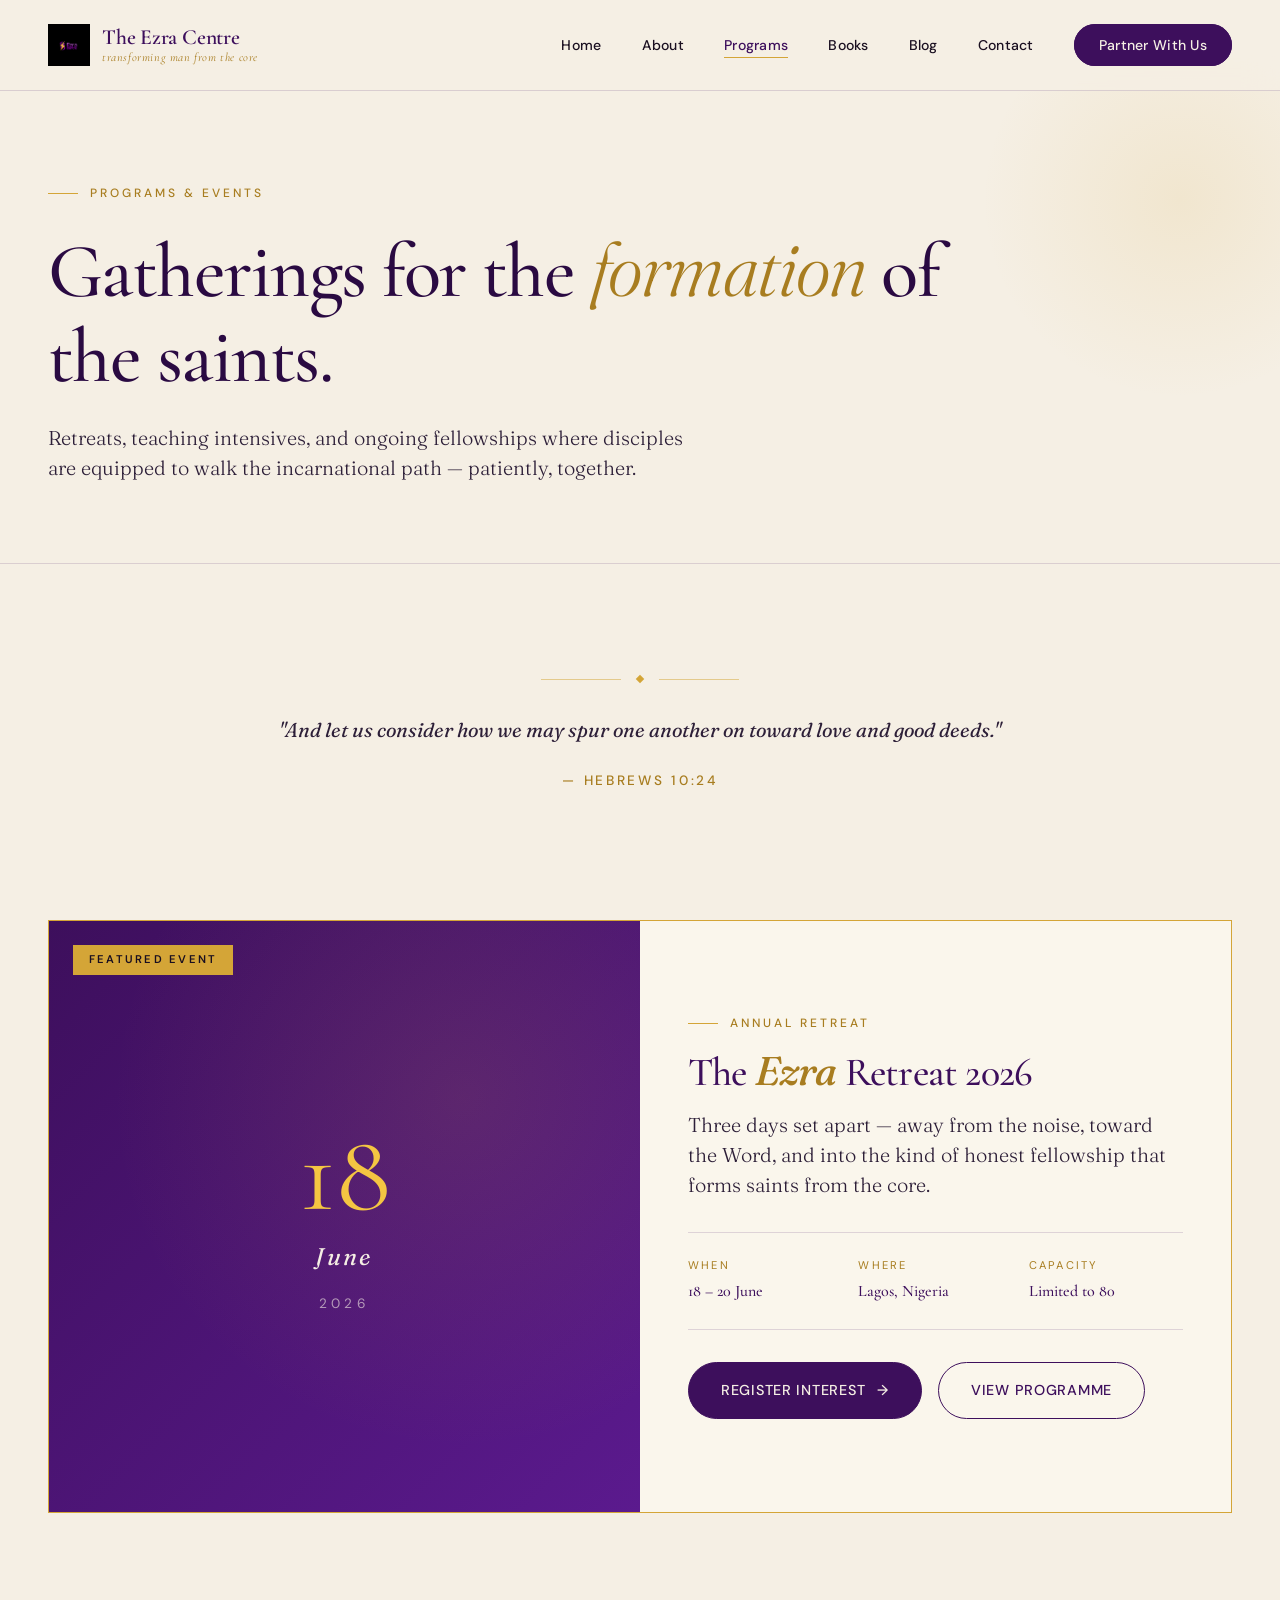
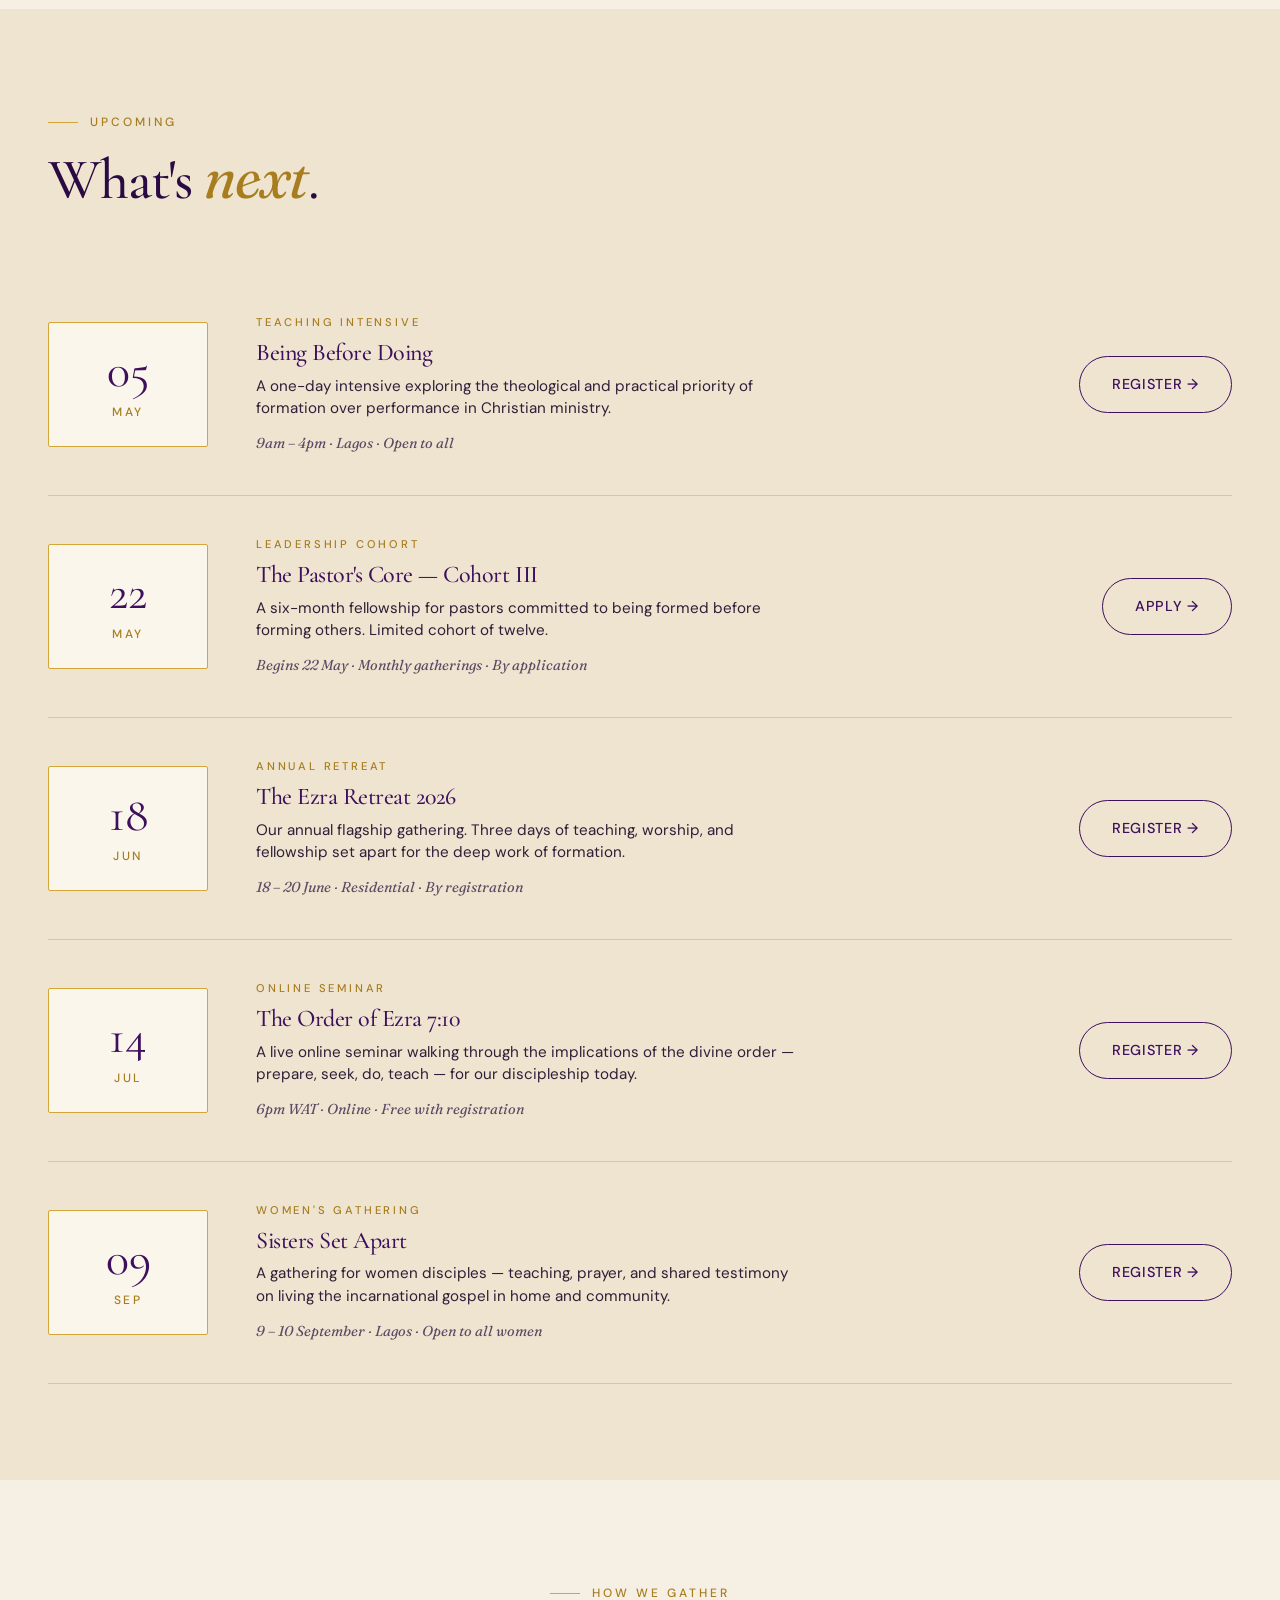
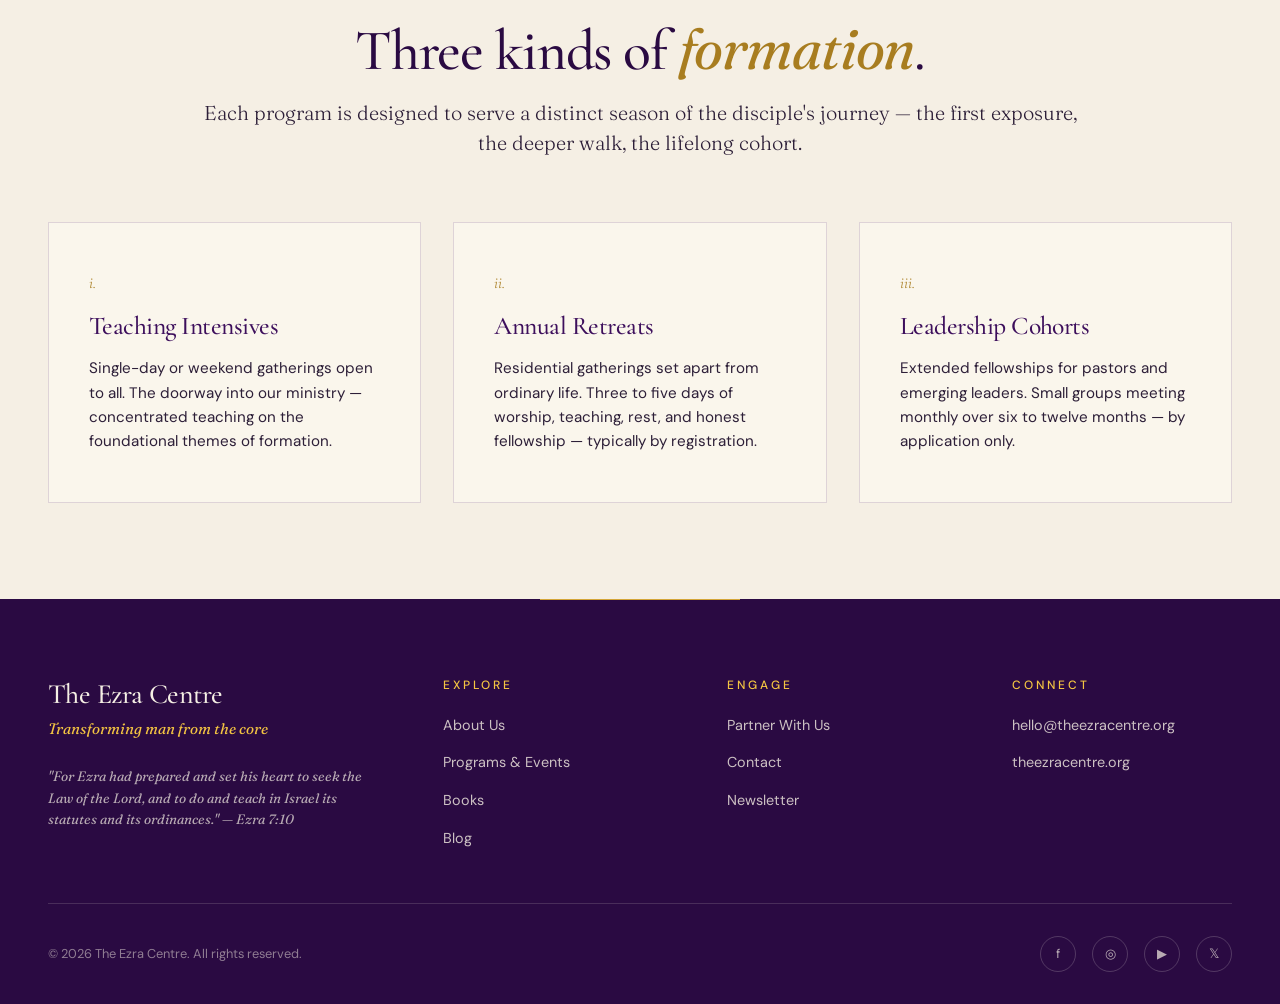
<file: programs.html>
<!DOCTYPE html>
<html lang="en">
<head>
<meta charset="UTF-8">
<meta name="viewport" content="width=device-width, initial-scale=1.0">
<title>Programs & Events — The Ezra Centre</title>
<meta name="description" content="Retreats, teaching intensives, and leadership cohorts where disciples are equipped to walk the incarnational path — patiently, together.">

<!-- Open Graph / Social sharing -->
<meta property="og:type" content="website">
<meta property="og:url" content="https://theezracentre.org/programs.html">
<meta property="og:title" content="Programs & Events — The Ezra Centre">
<meta property="og:description" content="Retreats, teaching intensives, and leadership cohorts where disciples are equipped to walk the incarnational path — patiently, together.">
<meta property="og:image" content="https://theezracentre.org/images/og-image.jpg">
<meta property="og:image:width" content="1200">
<meta property="og:image:height" content="630">
<meta property="og:site_name" content="The Ezra Centre">

<meta name="twitter:card" content="summary_large_image">
<meta name="twitter:url" content="https://theezracentre.org/programs.html">
<meta name="twitter:title" content="Programs & Events — The Ezra Centre">
<meta name="twitter:description" content="Retreats, teaching intensives, and leadership cohorts where disciples are equipped to walk the incarnational path — patiently, together.">
<meta name="twitter:image" content="https://theezracentre.org/images/og-image.jpg">

<meta name="theme-color" content="#3D0F5C">
<link rel="stylesheet" href="styles.css">
<link rel="icon" type="image/png" href="images/logo-color.png">
<style>
  .programs-intro {
    padding: 5rem 3rem;
    background: var(--cream);
  }

  .programs-intro-inner {
    max-width: 900px;
    margin: 0 auto;
    text-align: center;
  }

  .programs-intro p {
    font-family: var(--font-editorial);
    font-style: italic;
    font-size: 1.25rem;
    color: var(--ink-soft);
    line-height: 1.6;
  }

  /* FEATURED */
  .featured {
    padding: 3rem 3rem 6rem;
    background: var(--cream);
  }

  .featured-card {
    max-width: 1300px;
    margin: 0 auto;
    display: grid;
    grid-template-columns: 1fr 1fr;
    background: var(--ivory);
    border: 1px solid var(--gold);
    overflow: hidden;
    position: relative;
  }

  .featured-tag {
    position: absolute;
    top: 1.5rem;
    left: 1.5rem;
    background: var(--gold);
    color: var(--ink);
    padding: 0.4rem 1rem;
    font-family: var(--font-body);
    font-size: 0.7rem;
    letter-spacing: 0.2em;
    text-transform: uppercase;
    font-weight: 600;
    z-index: 2;
  }

  .featured-visual {
    aspect-ratio: 1/1;
    background: linear-gradient(135deg, var(--purple-deep), var(--purple-rich));
    position: relative;
    overflow: hidden;
    display: flex;
    align-items: center;
    justify-content: center;
  }

  .featured-visual::before {
    content: '';
    position: absolute;
    inset: 0;
    background: radial-gradient(circle at 70% 30%, var(--gold-veil) 0%, transparent 60%);
  }

  .featured-date-large {
    font-family: var(--font-display);
    color: var(--cream);
    text-align: center;
    position: relative;
    z-index: 1;
  }

  .featured-date-large .day {
    font-size: 7rem;
    font-weight: 400;
    line-height: 1;
    color: var(--gold-bright);
  }

  .featured-date-large .month {
    font-family: var(--font-editorial);
    font-style: italic;
    font-size: 1.5rem;
    letter-spacing: 0.1em;
    color: var(--cream);
    margin-top: 0.5rem;
  }

  .featured-date-large .year {
    font-family: var(--font-body);
    font-size: 0.85rem;
    letter-spacing: 0.3em;
    text-transform: uppercase;
    color: rgba(245, 239, 228, 0.6);
    margin-top: 1rem;
  }

  .featured-body {
    padding: 3.5rem 3rem;
    display: flex;
    flex-direction: column;
    justify-content: center;
  }

  .featured-body .eyebrow { margin-bottom: 1rem; }

  .featured-body h2 {
    font-size: 2.5rem;
    margin-bottom: 1rem;
    color: var(--purple-deep);
  }

  .featured-body h2 em { font-family: var(--font-editorial); font-style: italic; color: var(--gold-deep); }

  .featured-body .lede { margin-bottom: 2rem; }

  .featured-meta {
    display: grid;
    grid-template-columns: repeat(3, 1fr);
    gap: 1rem;
    padding: 1.5rem 0;
    margin-bottom: 2rem;
    border-top: 1px solid var(--purple-mist);
    border-bottom: 1px solid var(--purple-mist);
  }

  .featured-meta-item .label {
    font-family: var(--font-body);
    font-size: 0.7rem;
    letter-spacing: 0.2em;
    text-transform: uppercase;
    color: var(--gold-deep);
    margin-bottom: 0.25rem;
  }

  .featured-meta-item .value {
    font-family: var(--font-display);
    font-size: 1rem;
    color: var(--purple-deep);
    font-weight: 500;
  }

  /* EVENTS LIST */
  .events {
    padding: 6rem 3rem;
    background: var(--cream-warm);
  }

  .events-header {
    max-width: 1300px;
    margin: 0 auto 4rem;
  }

  .events-header h2 { margin: 1rem 0; }

  .events-list {
    max-width: 1300px;
    margin: 0 auto;
  }

  .event {
    display: grid;
    grid-template-columns: 160px 1fr 200px;
    gap: 3rem;
    padding: 2.5rem 0;
    border-bottom: 1px solid var(--purple-mist);
    align-items: center;
    transition: all 0.3s;
  }

  .event:hover {
    padding-left: 1rem;
  }

  .event-date-block {
    background: var(--ivory);
    border: 1px solid var(--gold);
    padding: 1.5rem 1rem;
    text-align: center;
    border-radius: 2px;
  }

  .event-date-block .day {
    font-family: var(--font-display);
    font-size: 3rem;
    font-weight: 400;
    line-height: 1;
    color: var(--purple-deep);
  }

  .event-date-block .month {
    font-family: var(--font-body);
    font-size: 0.75rem;
    letter-spacing: 0.2em;
    text-transform: uppercase;
    color: var(--gold-deep);
    margin-top: 0.5rem;
    font-weight: 500;
  }

  .event-body .event-type {
    font-family: var(--font-body);
    font-size: 0.7rem;
    letter-spacing: 0.25em;
    text-transform: uppercase;
    color: var(--gold-deep);
    margin-bottom: 0.5rem;
    font-weight: 500;
  }

  .event-body h3 {
    font-size: 1.5rem;
    color: var(--purple-deep);
    margin-bottom: 0.5rem;
  }

  .event-body p {
    color: var(--ink-soft);
    font-size: 0.95rem;
    line-height: 1.5;
    max-width: 550px;
  }

  .event-meta {
    font-family: var(--font-editorial);
    font-style: italic;
    font-size: 0.9rem;
    color: var(--ink-muted);
    margin-top: 0.75rem;
  }

  .event-action {
    text-align: right;
  }

  /* CATEGORIES */
  .categories {
    padding: 6rem 3rem;
    background: var(--cream);
  }

  .categories-header {
    max-width: 900px;
    margin: 0 auto 4rem;
    text-align: center;
  }

  .categories-header h2 { margin: 1rem 0; }

  .categories-grid {
    max-width: 1300px;
    margin: 0 auto;
    display: grid;
    grid-template-columns: repeat(3, 1fr);
    gap: 2rem;
  }

  .category {
    padding: 3rem 2.5rem;
    background: var(--ivory);
    border: 1px solid var(--purple-mist);
    transition: all 0.4s var(--ease-soft);
    position: relative;
  }

  .category:hover {
    border-color: var(--gold);
    transform: translateY(-6px);
    box-shadow: 0 20px 40px rgba(61, 15, 92, 0.1);
  }

  .category-number {
    font-family: var(--font-display);
    font-style: italic;
    font-size: 1rem;
    color: var(--gold-deep);
    margin-bottom: 1rem;
  }

  .category h3 {
    font-size: 1.6rem;
    color: var(--purple-deep);
    margin-bottom: 1rem;
  }

  .category p {
    color: var(--ink-soft);
    font-size: 0.95rem;
    line-height: 1.6;
  }

  @media (max-width: 900px) {
    .programs-intro { padding: 3rem 1.5rem; }
    .featured { padding: 2rem 1.5rem 4rem; }
    .featured-card { grid-template-columns: 1fr; }
    .featured-visual { aspect-ratio: 16/10; }
    .featured-date-large .day { font-size: 5rem; }
    .featured-body { padding: 2.5rem 1.5rem; }
    .featured-meta { grid-template-columns: 1fr; gap: 0.75rem; }
    .events { padding: 4rem 1.5rem; }
    .event { grid-template-columns: 1fr; gap: 1rem; }
    .event-date-block { width: 140px; }
    .event-action { text-align: left; }
    .categories { padding: 4rem 1.5rem; }
    .categories-grid { grid-template-columns: 1fr; }
  }
</style>
</head>
<body>

<nav class="nav">
  <div class="nav-inner">
    <a href="index.html" class="nav-brand">
      <img src="images/logo-color.png" alt="The Ezra Centre" class="nav-brand-mark">
      <div class="nav-brand-text">The Ezra Centre<em>transforming man from the core</em></div>
    </a>
    <ul class="nav-links">
      <li><a href="index.html">Home</a></li>
      <li><a href="about.html">About</a></li>
      <li><a href="programs.html" class="active">Programs</a></li>
      <li><a href="books.html">Books</a></li>
      <li><a href="blog.html">Blog</a></li>
      <li><a href="contact.html">Contact</a></li>
      <li><a href="donate.html" class="nav-cta">Partner With Us</a></li>
    </ul>
    <button class="nav-burger" aria-label="Menu"><span></span><span></span><span></span></button>
  </div>
</nav>

<section class="page-hero">
  <div class="page-hero-inner">
    <div class="eyebrow reveal">Programs & Events</div>
    <h1 class="reveal reveal-delay-1">Gatherings for the <em style="font-family: var(--font-editorial); font-style: italic; font-weight:300; color: var(--gold-deep);">formation</em> of the saints.</h1>
    <p class="lede reveal reveal-delay-2">Retreats, teaching intensives, and ongoing fellowships where disciples are equipped to walk the incarnational path — patiently, together.</p>
  </div>
</section>

<section class="programs-intro">
  <div class="programs-intro-inner scroll-reveal">
    <div class="ornament"><div class="ornament-dot"></div></div>
    <p>"And let us consider how we may spur one another on toward love and good deeds."</p>
    <div class="scripture-ref" style="margin-top: 1.5rem;">Hebrews 10:24</div>
  </div>
</section>

<!-- FEATURED -->
<section class="featured">
  <div class="featured-card scroll-reveal">
    <div class="featured-tag">Featured Event</div>
    <div class="featured-visual">
      <div class="featured-date-large">
        <div class="day">18</div>
        <div class="month">June</div>
        <div class="year">2026</div>
      </div>
    </div>
    <div class="featured-body">
      <div class="eyebrow">Annual Retreat</div>
      <h2>The <em>Ezra</em> Retreat 2026</h2>
      <p class="lede">Three days set apart — away from the noise, toward the Word, and into the kind of honest fellowship that forms saints from the core.</p>
      <div class="featured-meta">
        <div class="featured-meta-item">
          <div class="label">When</div>
          <div class="value">18 – 20 June</div>
        </div>
        <div class="featured-meta-item">
          <div class="label">Where</div>
          <div class="value">Lagos, Nigeria</div>
        </div>
        <div class="featured-meta-item">
          <div class="label">Capacity</div>
          <div class="value">Limited to 80</div>
        </div>
      </div>
      <div style="display: flex; gap: 1rem; flex-wrap: wrap;">
        <a href="contact.html" class="btn btn-primary">Register Interest <span class="btn-arrow">→</span></a>
        <a href="#" class="btn btn-secondary">View Programme</a>
      </div>
    </div>
  </div>
</section>

<!-- EVENTS LIST -->
<section class="events">
  <div class="events-header scroll-reveal">
    <div class="eyebrow">Upcoming</div>
    <h2 class="h-section">What's <em style="font-family: var(--font-editorial); font-style: italic; color: var(--gold-deep);">next</em>.</h2>
  </div>
  <div class="events-list">

    <div class="event scroll-reveal">
      <div class="event-date-block">
        <div class="day">05</div>
        <div class="month">May</div>
      </div>
      <div class="event-body">
        <div class="event-type">Teaching Intensive</div>
        <h3>Being Before Doing</h3>
        <p>A one-day intensive exploring the theological and practical priority of formation over performance in Christian ministry.</p>
        <div class="event-meta">9am – 4pm · Lagos · Open to all</div>
      </div>
      <div class="event-action">
        <a href="contact.html" class="btn btn-secondary">Register →</a>
      </div>
    </div>

    <div class="event scroll-reveal">
      <div class="event-date-block">
        <div class="day">22</div>
        <div class="month">May</div>
      </div>
      <div class="event-body">
        <div class="event-type">Leadership Cohort</div>
        <h3>The Pastor's Core — Cohort III</h3>
        <p>A six-month fellowship for pastors committed to being formed before forming others. Limited cohort of twelve.</p>
        <div class="event-meta">Begins 22 May · Monthly gatherings · By application</div>
      </div>
      <div class="event-action">
        <a href="contact.html" class="btn btn-secondary">Apply →</a>
      </div>
    </div>

    <div class="event scroll-reveal">
      <div class="event-date-block">
        <div class="day">18</div>
        <div class="month">Jun</div>
      </div>
      <div class="event-body">
        <div class="event-type">Annual Retreat</div>
        <h3>The Ezra Retreat 2026</h3>
        <p>Our annual flagship gathering. Three days of teaching, worship, and fellowship set apart for the deep work of formation.</p>
        <div class="event-meta">18 – 20 June · Residential · By registration</div>
      </div>
      <div class="event-action">
        <a href="contact.html" class="btn btn-secondary">Register →</a>
      </div>
    </div>

    <div class="event scroll-reveal">
      <div class="event-date-block">
        <div class="day">14</div>
        <div class="month">Jul</div>
      </div>
      <div class="event-body">
        <div class="event-type">Online Seminar</div>
        <h3>The Order of Ezra 7:10</h3>
        <p>A live online seminar walking through the implications of the divine order — prepare, seek, do, teach — for our discipleship today.</p>
        <div class="event-meta">6pm WAT · Online · Free with registration</div>
      </div>
      <div class="event-action">
        <a href="contact.html" class="btn btn-secondary">Register →</a>
      </div>
    </div>

    <div class="event scroll-reveal">
      <div class="event-date-block">
        <div class="day">09</div>
        <div class="month">Sep</div>
      </div>
      <div class="event-body">
        <div class="event-type">Women's Gathering</div>
        <h3>Sisters Set Apart</h3>
        <p>A gathering for women disciples — teaching, prayer, and shared testimony on living the incarnational gospel in home and community.</p>
        <div class="event-meta">9 – 10 September · Lagos · Open to all women</div>
      </div>
      <div class="event-action">
        <a href="contact.html" class="btn btn-secondary">Register →</a>
      </div>
    </div>

  </div>
</section>

<!-- CATEGORIES -->
<section class="categories">
  <div class="categories-header scroll-reveal">
    <div class="eyebrow">How We Gather</div>
    <h2 class="h-section">Three kinds of <em style="font-family: var(--font-editorial); font-style: italic; color: var(--gold-deep);">formation</em>.</h2>
    <p class="lede">Each program is designed to serve a distinct season of the disciple's journey — the first exposure, the deeper walk, the lifelong cohort.</p>
  </div>
  <div class="categories-grid">
    <div class="category scroll-reveal">
      <div class="category-number">i.</div>
      <h3>Teaching Intensives</h3>
      <p>Single-day or weekend gatherings open to all. The doorway into our ministry — concentrated teaching on the foundational themes of formation.</p>
    </div>
    <div class="category scroll-reveal">
      <div class="category-number">ii.</div>
      <h3>Annual Retreats</h3>
      <p>Residential gatherings set apart from ordinary life. Three to five days of worship, teaching, rest, and honest fellowship — typically by registration.</p>
    </div>
    <div class="category scroll-reveal">
      <div class="category-number">iii.</div>
      <h3>Leadership Cohorts</h3>
      <p>Extended fellowships for pastors and emerging leaders. Small groups meeting monthly over six to twelve months — by application only.</p>
    </div>
  </div>
</section>

<footer class="footer">
  <div class="footer-grid">
    <div class="footer-brand">
      <h3>The Ezra Centre</h3>
      <p>Transforming man from the core</p>
      <p class="footer-verse">"For Ezra had prepared and set his heart to seek the Law of the Lord, and to do and teach in Israel its statutes and its ordinances." — Ezra 7:10</p>
    </div>
    <div class="footer-col">
      <h4>Explore</h4>
      <ul>
        <li><a href="about.html">About Us</a></li>
        <li><a href="programs.html">Programs & Events</a></li>
        <li><a href="books.html">Books</a></li>
        <li><a href="blog.html">Blog</a></li>
      </ul>
    </div>
    <div class="footer-col">
      <h4>Engage</h4>
      <ul>
        <li><a href="donate.html">Partner With Us</a></li>
        <li><a href="contact.html">Contact</a></li>
        <li><a href="index.html#newsletter">Newsletter</a></li>
      </ul>
    </div>
    <div class="footer-col">
      <h4>Connect</h4>
      <ul>
        <li><a href="mailto:hello@theezracentre.org">hello@theezracentre.org</a></li>
        <li><a href="#">theezracentre.org</a></li>
      </ul>
    </div>
  </div>
  <div class="footer-bottom">
    <div>© 2026 The Ezra Centre. All rights reserved.</div>
    <div class="footer-social">
      <a href="#" aria-label="Facebook">f</a>
      <a href="#" aria-label="Instagram">◎</a>
      <a href="#" aria-label="YouTube">▶</a>
      <a href="#" aria-label="Twitter">𝕏</a>
    </div>
  </div>
</footer>

<script>
  const observer = new IntersectionObserver((entries) => {
    entries.forEach(entry => { if (entry.isIntersecting) entry.target.classList.add('is-visible'); });
  }, { threshold: 0.1, rootMargin: '0px 0px -50px 0px' });
  document.querySelectorAll('.scroll-reveal').forEach(el => observer.observe(el));

  // Mobile nav
  (function() {
    var burger = document.querySelector('.nav-burger');
    var navLinks = document.querySelector('.nav-links');
    if (!burger || !navLinks) return;
    var overlay = document.createElement('div');
    overlay.className = 'nav-overlay';
    var ul = document.createElement('ul');
    ul.className = 'nav-overlay-links';
    navLinks.querySelectorAll('a').forEach(function(a) {
      var li = document.createElement('li');
      li.appendChild(a.cloneNode(true));
      ul.appendChild(li);
    });
    overlay.appendChild(ul);
    document.body.appendChild(overlay);
    burger.addEventListener('click', function() {
      burger.classList.toggle('is-open');
      overlay.classList.toggle('is-open');
      document.body.style.overflow = overlay.classList.contains('is-open') ? 'hidden' : '';
    });
    overlay.querySelectorAll('a').forEach(function(a) {
      a.addEventListener('click', function() {
        burger.classList.remove('is-open');
        overlay.classList.remove('is-open');
        document.body.style.overflow = '';
      });
    });
  })();
</script>

</body>
</html>
</file>
<file: styles.css>
/* ============================================
   THE EZRA CENTRE — Shared Design System
   "Editorial Sacred" — Transforming man from the core
   ============================================ */

@import url('https://fonts.googleapis.com/css2?family=Cormorant+Garamond:ital,wght@0,300;0,400;0,500;0,600;0,700;1,400;1,500&family=Fraunces:ital,opsz,wght@0,9..144,300;0,9..144,400;0,9..144,500;0,9..144,600;1,9..144,400&family=DM+Sans:ital,opsz,wght@0,9..40,300;0,9..40,400;0,9..40,500;0,9..40,600&display=swap');

:root {
  /* Palette — deep purple dominant, cream canvas, gold accent */
  --purple-deep: #3D0F5C;
  --purple-rich: #5B1A8E;
  --purple-shadow: #2A0A42;
  --purple-veil: rgba(61, 15, 92, 0.08);
  --purple-mist: rgba(61, 15, 92, 0.15);

  --cream: #F5EFE4;
  --cream-warm: #EEE4D0;
  --cream-deep: #E4D5BA;
  --ivory: #FAF6EC;

  --gold: #D4A537;
  --gold-bright: #F4C542;
  --gold-deep: #A87D20;
  --gold-veil: rgba(212, 165, 55, 0.12);

  --ink: #1A0F20;
  --ink-soft: #2D1F38;
  --ink-muted: #5A4B65;

  /* Typography */
  --font-display: 'Cormorant Garamond', 'Garamond', serif;
  --font-editorial: 'Fraunces', 'Georgia', serif;
  --font-body: 'DM Sans', -apple-system, sans-serif;

  /* Motion */
  --ease-soft: cubic-bezier(0.25, 0.46, 0.45, 0.94);
  --ease-reveal: cubic-bezier(0.16, 1, 0.3, 1);
}

* { margin: 0; padding: 0; box-sizing: border-box; }

html { scroll-behavior: smooth; }

body {
  font-family: var(--font-body);
  background: var(--cream);
  color: var(--ink);
  line-height: 1.6;
  font-weight: 400;
  overflow-x: hidden;
  -webkit-font-smoothing: antialiased;
  -moz-osx-font-smoothing: grayscale;
}

/* ============ NAVIGATION ============ */
.nav {
  position: fixed;
  top: 0;
  left: 0;
  right: 0;
  z-index: 100;
  padding: 1.5rem 3rem;
  background: rgba(245, 239, 228, 0.85);
  backdrop-filter: blur(16px);
  -webkit-backdrop-filter: blur(16px);
  border-bottom: 1px solid var(--purple-mist);
  transition: all 0.4s var(--ease-soft);
}

.nav-inner {
  max-width: 1400px;
  margin: 0 auto;
  display: flex;
  align-items: center;
  justify-content: space-between;
}

.nav-brand {
  display: flex;
  align-items: center;
  gap: 0.75rem;
  text-decoration: none;
  color: var(--purple-deep);
}

.nav-brand-mark {
  width: 42px;
  height: 42px;
  object-fit: contain;
}

.nav-brand-text {
  font-family: var(--font-display);
  font-size: 1.35rem;
  font-weight: 600;
  letter-spacing: -0.01em;
  line-height: 1;
}

.nav-brand-text em {
  font-style: italic;
  font-weight: 400;
  color: var(--gold-deep);
  font-size: 0.75rem;
  display: block;
  margin-top: 2px;
  letter-spacing: 0.05em;
  text-transform: lowercase;
}

.nav-links {
  display: flex;
  align-items: center;
  gap: 2.5rem;
  list-style: none;
}

.nav-links a {
  font-family: var(--font-body);
  color: var(--ink);
  text-decoration: none;
  font-size: 0.88rem;
  font-weight: 500;
  letter-spacing: 0.02em;
  position: relative;
  padding: 4px 0;
  transition: color 0.3s;
}

.nav-links a::after {
  content: '';
  position: absolute;
  bottom: 0;
  left: 0;
  width: 0;
  height: 1px;
  background: var(--gold);
  transition: width 0.3s var(--ease-soft);
}

.nav-links a:hover { color: var(--purple-deep); }
.nav-links a:hover::after { width: 100%; }
.nav-links a.active { color: var(--purple-deep); }
.nav-links a.active::after { width: 100%; }

.nav-cta {
  background: var(--purple-deep);
  color: var(--cream) !important;
  padding: 0.7rem 1.5rem !important;
  border-radius: 100px;
  border: 1px solid var(--purple-deep);
  transition: all 0.3s var(--ease-soft) !important;
}

.nav-cta:hover {
  background: var(--gold);
  border-color: var(--gold);
  color: var(--ink) !important;
}

.nav-cta::after { display: none !important; }

.nav-burger {
  display: none;
  flex-direction: column;
  gap: 5px;
  background: transparent;
  border: none;
  cursor: pointer;
  padding: 8px;
}

.nav-burger span {
  width: 26px;
  height: 1.5px;
  background: var(--purple-deep);
  transition: all 0.3s;
}

/* ============ LAYOUT UTILITIES ============ */
.container {
  max-width: 1400px;
  margin: 0 auto;
  padding: 0 3rem;
}

.container-narrow {
  max-width: 860px;
  margin: 0 auto;
  padding: 0 3rem;
}

section { position: relative; }

/* ============ TYPOGRAPHY ============ */
.eyebrow {
  font-family: var(--font-body);
  font-size: 0.75rem;
  letter-spacing: 0.25em;
  text-transform: uppercase;
  color: var(--gold-deep);
  font-weight: 500;
  display: inline-flex;
  align-items: center;
  gap: 0.75rem;
}

.eyebrow::before {
  content: '';
  width: 30px;
  height: 1px;
  background: var(--gold);
}

h1, h2, h3, h4 {
  font-family: var(--font-display);
  font-weight: 500;
  line-height: 1.1;
  letter-spacing: -0.02em;
  color: var(--purple-shadow);
}

.h-display {
  font-size: clamp(3rem, 7vw, 6rem);
  font-weight: 400;
  letter-spacing: -0.03em;
  line-height: 0.95;
}

.h-display em {
  font-family: var(--font-editorial);
  font-style: italic;
  font-weight: 300;
  color: var(--gold-deep);
}

.h-section {
  font-size: clamp(2.25rem, 4.5vw, 3.75rem);
  font-weight: 500;
  line-height: 1.05;
}

.h-section em {
  font-style: italic;
  font-weight: 400;
  color: var(--gold-deep);
}

.lede {
  font-family: var(--font-editorial);
  font-size: 1.25rem;
  line-height: 1.5;
  color: var(--ink-soft);
  font-weight: 300;
}

/* ============ SCRIPTURE / PULL QUOTE ============ */
.scripture {
  font-family: var(--font-editorial);
  font-style: italic;
  font-weight: 300;
  font-size: clamp(1.5rem, 2.8vw, 2.5rem);
  line-height: 1.35;
  color: var(--purple-deep);
  padding: 2.5rem 0 1.5rem;
  position: relative;
}

.scripture::before {
  content: '"';
  position: absolute;
  top: -0.5rem;
  left: -0.5rem;
  font-family: var(--font-display);
  font-size: 6rem;
  color: var(--gold);
  line-height: 1;
  opacity: 0.4;
  font-style: normal;
}

.scripture-ref {
  display: block;
  font-family: var(--font-body);
  font-style: normal;
  font-size: 0.85rem;
  letter-spacing: 0.2em;
  text-transform: uppercase;
  color: var(--gold-deep);
  font-weight: 500;
  margin-top: 1.5rem;
}

.scripture-ref::before {
  content: '— ';
}

/* ============ BUTTONS ============ */
.btn {
  display: inline-flex;
  align-items: center;
  gap: 0.75rem;
  padding: 1rem 2rem;
  font-family: var(--font-body);
  font-size: 0.9rem;
  font-weight: 500;
  letter-spacing: 0.05em;
  text-transform: uppercase;
  text-decoration: none;
  border-radius: 100px;
  border: 1.5px solid transparent;
  cursor: pointer;
  transition: all 0.4s var(--ease-soft);
  position: relative;
  overflow: hidden;
}

.btn-primary {
  background: var(--purple-deep);
  color: var(--cream);
  border-color: var(--purple-deep);
}

.btn-primary:hover {
  background: var(--gold);
  border-color: var(--gold);
  color: var(--ink);
  transform: translateY(-2px);
  box-shadow: 0 12px 32px rgba(212, 165, 55, 0.3);
}

.btn-secondary {
  background: transparent;
  color: var(--purple-deep);
  border-color: var(--purple-deep);
}

.btn-secondary:hover {
  background: var(--purple-deep);
  color: var(--cream);
}

.btn-gold {
  background: var(--gold);
  color: var(--ink);
  border-color: var(--gold);
}

.btn-gold:hover {
  background: var(--gold-bright);
  border-color: var(--gold-bright);
  transform: translateY(-2px);
  box-shadow: 0 12px 32px rgba(212, 165, 55, 0.35);
}

.btn-arrow {
  transition: transform 0.3s;
}

.btn:hover .btn-arrow { transform: translateX(4px); }

/* ============ DECORATIVE ELEMENTS ============ */
.ornament {
  display: flex;
  align-items: center;
  justify-content: center;
  gap: 1rem;
  margin: 2rem 0;
}

.ornament::before, .ornament::after {
  content: '';
  flex: 1;
  max-width: 80px;
  height: 1px;
  background: var(--gold);
  opacity: 0.5;
}

.ornament-dot {
  width: 6px;
  height: 6px;
  background: var(--gold);
  transform: rotate(45deg);
}

/* Lightning motif — echoes the logo */
.lightning-streak {
  position: absolute;
  width: 2px;
  background: linear-gradient(to bottom, transparent, var(--gold) 20%, var(--gold-bright) 50%, var(--gold) 80%, transparent);
  opacity: 0.4;
  pointer-events: none;
}

/* ============ FOOTER ============ */
.footer {
  background: var(--purple-shadow);
  color: var(--cream);
  padding: 5rem 3rem 2rem;
  position: relative;
  overflow: hidden;
}

.footer::before {
  content: '';
  position: absolute;
  top: 0;
  left: 50%;
  transform: translateX(-50%);
  width: 200px;
  height: 1px;
  background: var(--gold);
}

.footer-grid {
  max-width: 1400px;
  margin: 0 auto;
  display: grid;
  grid-template-columns: 1.5fr 1fr 1fr 1fr;
  gap: 4rem;
  padding-bottom: 3rem;
  border-bottom: 1px solid rgba(245, 239, 228, 0.15);
}

.footer-brand h3 {
  font-family: var(--font-display);
  color: var(--cream);
  font-size: 1.75rem;
  margin-bottom: 0.5rem;
}

.footer-brand p {
  font-family: var(--font-editorial);
  font-style: italic;
  color: var(--gold-bright);
  font-size: 0.95rem;
  margin-bottom: 1.5rem;
}

.footer-brand .footer-verse {
  font-family: var(--font-editorial);
  font-style: italic;
  color: rgba(245, 239, 228, 0.7);
  font-size: 0.85rem;
  line-height: 1.6;
  max-width: 320px;
}

.footer-col h4 {
  font-family: var(--font-body);
  font-size: 0.75rem;
  letter-spacing: 0.25em;
  text-transform: uppercase;
  color: var(--gold-bright);
  font-weight: 500;
  margin-bottom: 1.25rem;
}

.footer-col ul {
  list-style: none;
  display: flex;
  flex-direction: column;
  gap: 0.75rem;
}

.footer-col a {
  color: rgba(245, 239, 228, 0.8);
  text-decoration: none;
  font-size: 0.9rem;
  transition: color 0.3s;
}

.footer-col a:hover { color: var(--gold-bright); }

.footer-bottom {
  max-width: 1400px;
  margin: 2rem auto 0;
  display: flex;
  justify-content: space-between;
  align-items: center;
  font-size: 0.8rem;
  color: rgba(245, 239, 228, 0.5);
}

.footer-social {
  display: flex;
  gap: 1rem;
}

.footer-social a {
  width: 36px;
  height: 36px;
  border: 1px solid rgba(245, 239, 228, 0.2);
  border-radius: 50%;
  display: flex;
  align-items: center;
  justify-content: center;
  color: rgba(245, 239, 228, 0.7);
  text-decoration: none;
  transition: all 0.3s;
}

.footer-social a:hover {
  border-color: var(--gold);
  color: var(--gold-bright);
  transform: translateY(-2px);
}

/* ============ ANIMATIONS ============ */
@keyframes fadeUp {
  from { opacity: 0; transform: translateY(30px); }
  to { opacity: 1; transform: translateY(0); }
}

@keyframes fadeIn {
  from { opacity: 0; }
  to { opacity: 1; }
}

@keyframes shimmer {
  0%, 100% { opacity: 0.3; }
  50% { opacity: 0.7; }
}

.reveal {
  opacity: 0;
  animation: fadeUp 1s var(--ease-reveal) forwards;
}

.reveal-delay-1 { animation-delay: 0.15s; }
.reveal-delay-2 { animation-delay: 0.3s; }
.reveal-delay-3 { animation-delay: 0.45s; }
.reveal-delay-4 { animation-delay: 0.6s; }
.reveal-delay-5 { animation-delay: 0.75s; }

/* Scroll-triggered reveals */
.scroll-reveal {
  opacity: 0;
  transform: translateY(40px);
  transition: all 1s var(--ease-reveal);
}

.scroll-reveal.is-visible {
  opacity: 1;
  transform: translateY(0);
}

/* ============ PAGE HEADER (non-home pages) ============ */
.page-hero {
  padding: 11rem 3rem 5rem;
  background: var(--cream);
  position: relative;
  overflow: hidden;
  border-bottom: 1px solid var(--purple-mist);
}

.page-hero::before {
  content: '';
  position: absolute;
  top: 0;
  right: -100px;
  width: 400px;
  height: 400px;
  background: radial-gradient(circle, var(--gold-veil) 0%, transparent 70%);
  pointer-events: none;
}

.page-hero-inner {
  max-width: 1400px;
  margin: 0 auto;
  position: relative;
}

.page-hero .eyebrow { margin-bottom: 1.5rem; }

.page-hero h1 {
  font-size: clamp(3rem, 6vw, 5.5rem);
  max-width: 900px;
  margin-bottom: 1.5rem;
}

.page-hero .lede { max-width: 640px; }

/* ============ CARDS ============ */
.card {
  background: var(--ivory);
  border: 1px solid var(--purple-mist);
  border-radius: 4px;
  overflow: hidden;
  transition: all 0.4s var(--ease-soft);
  position: relative;
}

.card:hover {
  transform: translateY(-6px);
  border-color: var(--gold);
  box-shadow: 0 20px 50px rgba(61, 15, 92, 0.12);
}

/* ============ FORMS ============ */
.form-group {
  margin-bottom: 1.5rem;
}

.form-label {
  display: block;
  font-family: var(--font-body);
  font-size: 0.75rem;
  letter-spacing: 0.15em;
  text-transform: uppercase;
  color: var(--ink-muted);
  margin-bottom: 0.5rem;
  font-weight: 500;
}

.form-input, .form-textarea, .form-select {
  width: 100%;
  padding: 1rem 1.25rem;
  background: var(--ivory);
  border: 1px solid var(--purple-mist);
  border-radius: 4px;
  font-family: var(--font-body);
  font-size: 1rem;
  color: var(--ink);
  transition: all 0.3s;
}

.form-input:focus, .form-textarea:focus, .form-select:focus {
  outline: none;
  border-color: var(--gold);
  background: var(--ivory);
  box-shadow: 0 0 0 4px var(--gold-veil);
}

.form-textarea {
  min-height: 140px;
  resize: vertical;
  font-family: var(--font-body);
}

/* ============ MOBILE NAV OVERLAY ============ */
.nav-overlay {
  position: fixed;
  inset: 0;
  z-index: 99;
  background: rgba(245, 239, 228, 0.97);
  backdrop-filter: blur(20px);
  -webkit-backdrop-filter: blur(20px);
  display: flex;
  align-items: center;
  justify-content: center;
  opacity: 0;
  pointer-events: none;
  transition: opacity 0.35s var(--ease-soft);
}

.nav-overlay.is-open {
  opacity: 1;
  pointer-events: auto;
}

.nav-overlay-links {
  list-style: none;
  display: flex;
  flex-direction: column;
  align-items: center;
  gap: 1.75rem;
}

.nav-overlay-links a {
  font-family: var(--font-display);
  font-size: 2rem;
  font-weight: 500;
  color: var(--purple-deep);
  text-decoration: none;
  letter-spacing: -0.01em;
  transition: color 0.3s;
}

.nav-overlay-links a:hover {
  color: var(--gold-deep);
}

.nav-overlay-links .nav-cta {
  font-family: var(--font-body);
  font-size: 0.9rem;
  margin-top: 0.5rem;
}

/* Burger animation when open */
.nav-burger.is-open span:nth-child(1) {
  transform: translateY(6.5px) rotate(45deg);
}
.nav-burger.is-open span:nth-child(2) {
  opacity: 0;
}
.nav-burger.is-open span:nth-child(3) {
  transform: translateY(-6.5px) rotate(-45deg);
}

/* ============ RESPONSIVE ============ */
@media (max-width: 900px) {
  .nav { padding: 1rem 1.5rem; }
  .nav-links { display: none; }
  .nav-burger { display: flex; z-index: 101; }
  .container, .container-narrow { padding: 0 1.5rem; }
  .page-hero { padding: 8rem 1.5rem 3rem; }
  .footer { padding: 4rem 1.5rem 2rem; }
  .footer-grid {
    grid-template-columns: 1fr;
    gap: 2.5rem;
  }
  .footer-bottom {
    flex-direction: column;
    gap: 1rem;
    text-align: center;
  }
  .btn { padding: 0.85rem 1.5rem; font-size: 0.8rem; }
  .scripture { font-size: clamp(1.25rem, 4vw, 2rem); }
  .scripture::before { font-size: 4rem; top: -0.75rem; left: -0.25rem; }
  .lede { font-size: 1.1rem; }
}
</file>
